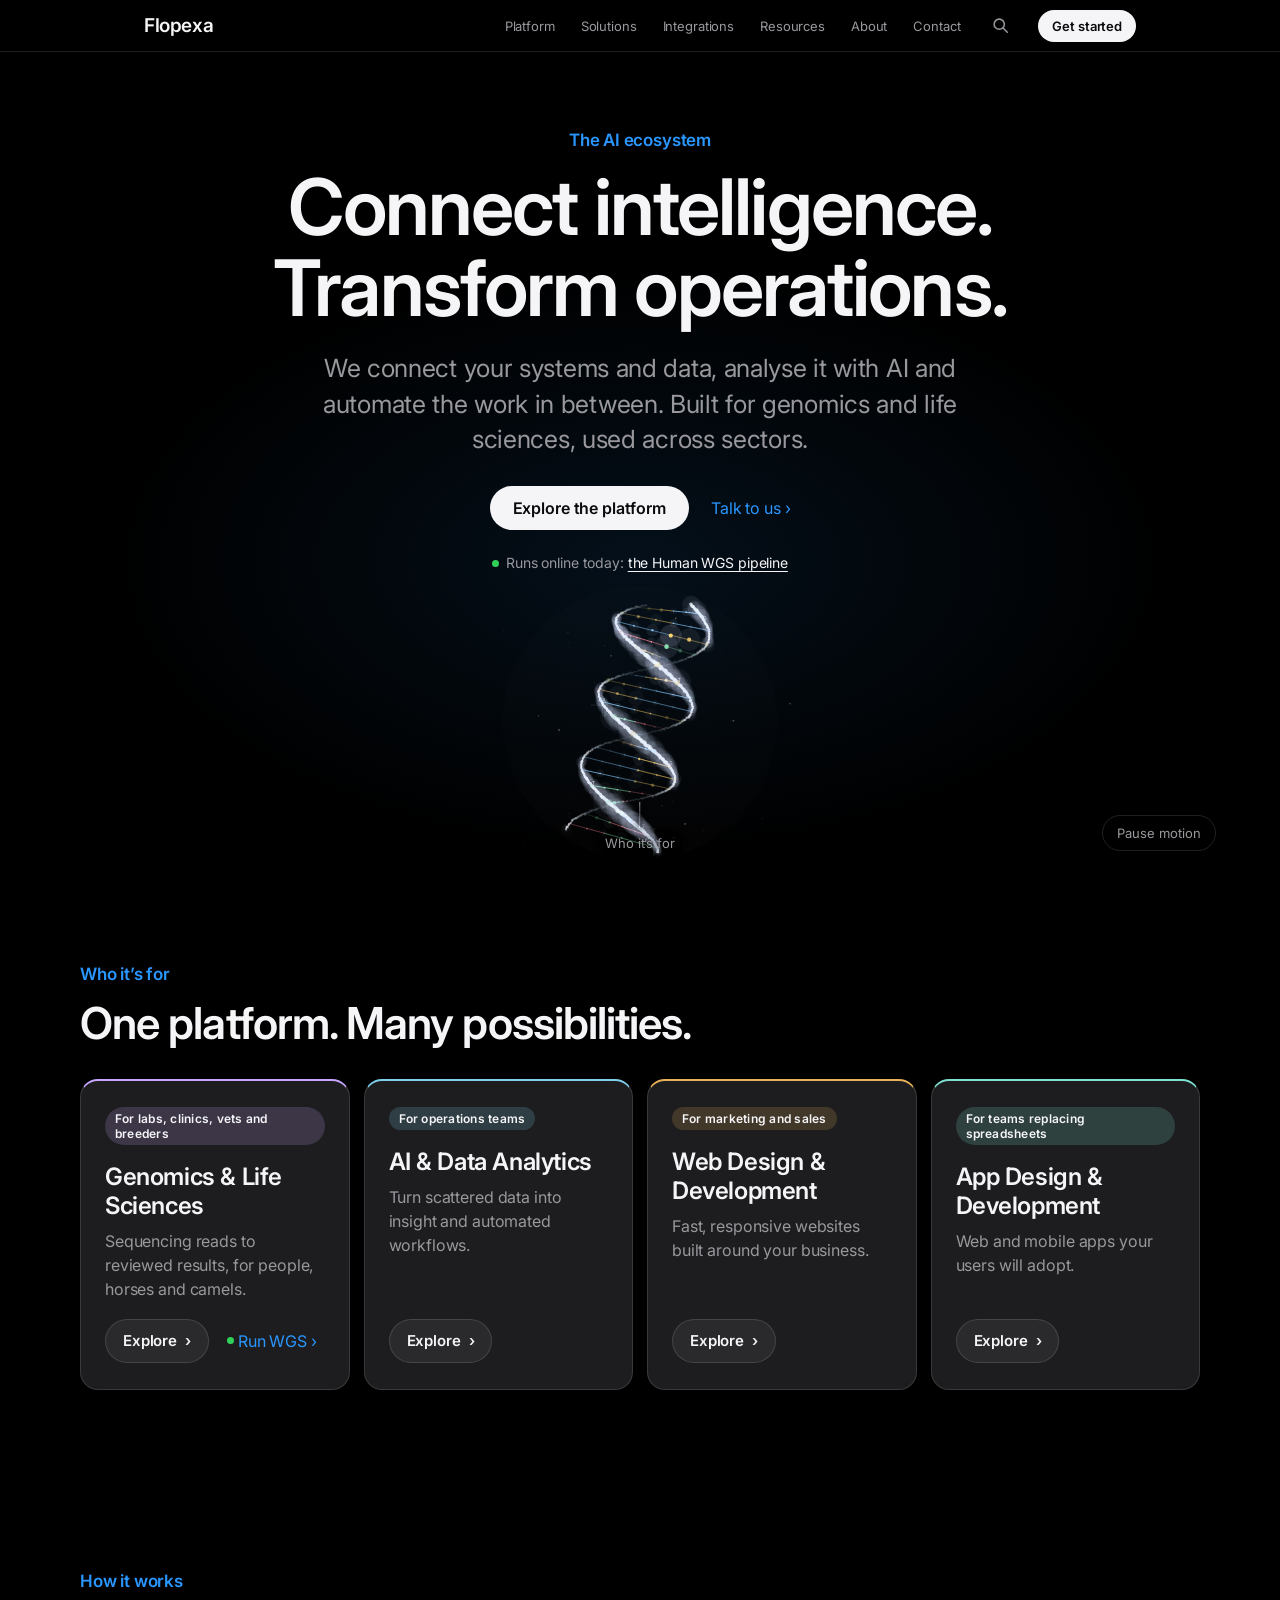
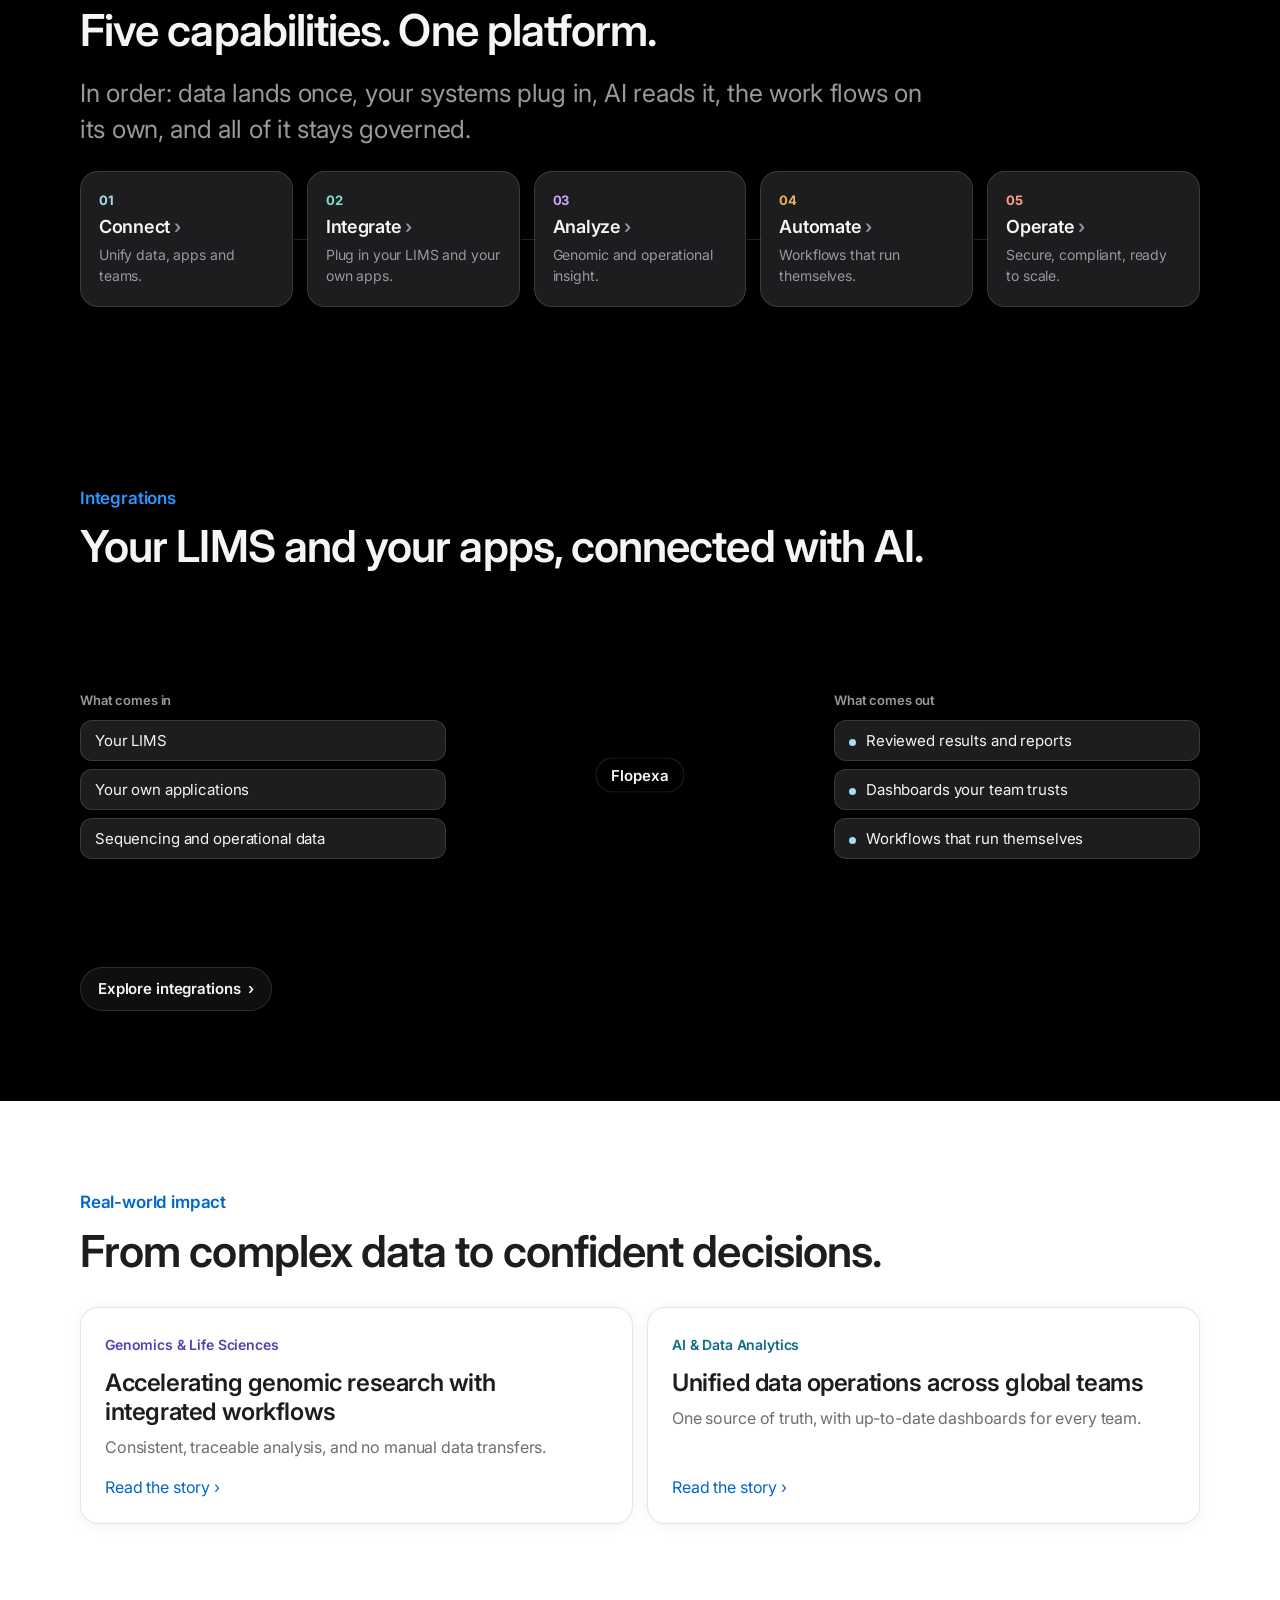
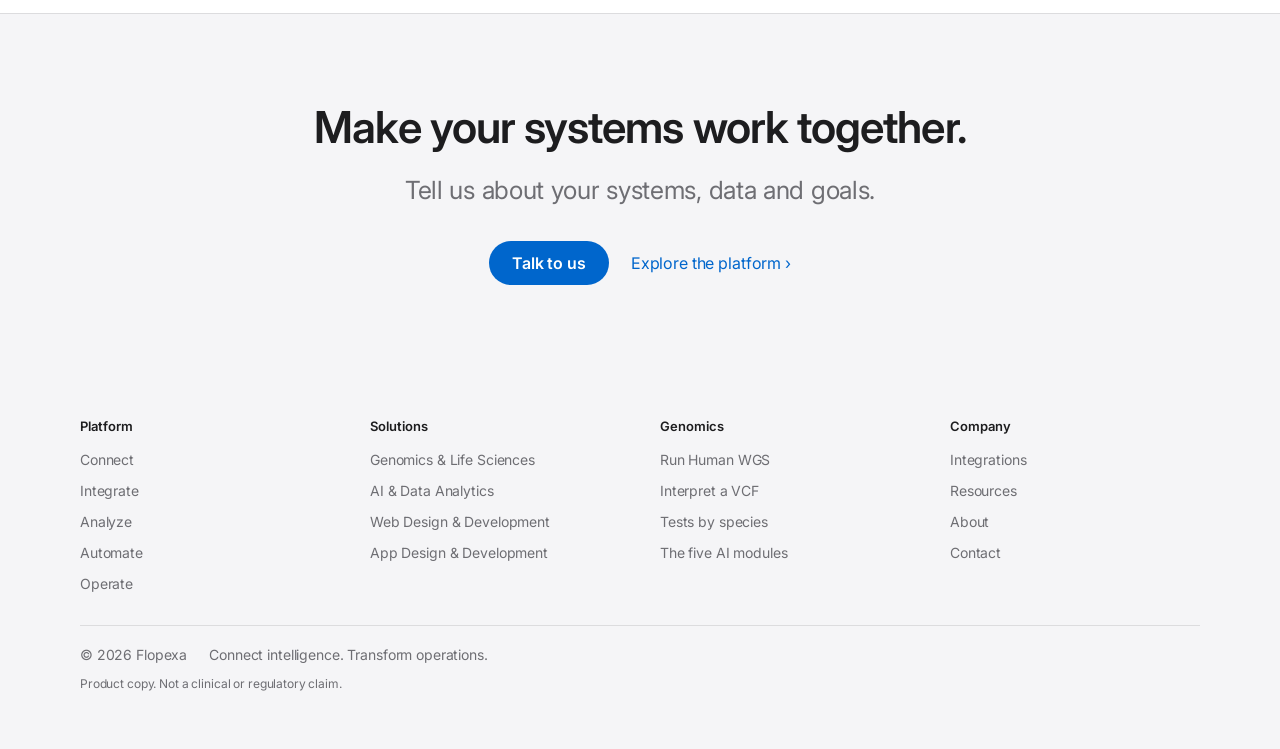
<file: index.html>
<!doctype html>
<html lang="en" data-contact="">
<head>
<meta charset="utf-8">
<meta name="viewport" content="width=device-width,initial-scale=1">
<link rel="icon" href="data:,">
<title>Flopexa — The AI ecosystem for intelligent operations</title>
<meta name="description" content="Flopexa connects software, data and AI to automate complex work, with a focus on genomics and life sciences.">
<script>
/* Old home-page links (the genomics content moved to genomics.html, the data layer to platform.html#connect). */
(function(){
  var h=location.hash,s=location.search,m;
  if(/[?&](sp|species)=/.test(s)||/^#genomics/.test(h)){m=/^#genomics-(human|horse|camel)$/.exec(h);
    location.replace('genomics.html'+(m?'?sp='+m[1]:s)+'#tests');return;}
  if(h==='#substrate'){location.replace('platform.html#connect');return;}
  if(h==='#platform'){location.replace('genomics.html#modules');return;}
  if(/^#(start-here|research|therapeutics|stem-cell|veterinary|clinical)$/.test(h))location.replace('genomics.html'+h);
})();
</script>
<link rel="preconnect" href="https://fonts.googleapis.com">
<link rel="preconnect" href="https://fonts.gstatic.com" crossorigin>
<link rel="stylesheet" href="https://fonts.googleapis.com/css2?family=Inter:wght@400;500;600&display=swap">
<link rel="stylesheet" href="assets/flopexa.css">
</head>
<body>
<a class="skip" href="#main">Skip to content</a>
<header class="nav">
  <div class="nav-in">
    <a class="nav-brand" href="index.html">Flopexa</a>
    <nav class="nav-links" id="site-nav" aria-label="Main">
      <div class="nav-head"><button class="nav-close" type="button" aria-label="Close menu"><svg viewBox="0 0 20 20" aria-hidden="true"><path d="M4 4l12 12M16 4L4 16" stroke="currentColor" stroke-width="1.8" stroke-linecap="round"/></svg></button></div>
      <a href="platform.html">Platform</a>
      <a href="solutions.html">Solutions</a>
      <a href="integrations.html">Integrations</a>
      <a href="resources.html">Resources</a>
      <a href="about.html">About</a>
      <a href="contact.html">Contact</a>
      <a class="btn nav-cta" href="contact.html">Get started</a>
    </nav>
    <button class="nav-search" type="button" data-search aria-label="Search the site" aria-haspopup="dialog"><svg viewBox="0 0 20 20" aria-hidden="true"><circle cx="8.5" cy="8.5" r="6" fill="none" stroke="currentColor" stroke-width="1.8"/><path d="M13 13l5 5" stroke="currentColor" stroke-width="1.8" stroke-linecap="round"/></svg></button>
    <a class="btn btn-nav" href="contact.html">Get started</a>
    <button class="nav-menu" type="button" aria-expanded="false" aria-controls="site-nav" aria-label="Open menu"><svg viewBox="0 0 20 20" aria-hidden="true"><path d="M3 5.5h14M3 10h14M3 14.5h14" stroke="currentColor" stroke-width="1.8" stroke-linecap="round"/></svg></button>
  </div>
  <div class="nav-scrim" aria-hidden="true"></div>
</header>
<main id="main">

<section class="hero hero--home">
  <div class="hero-copy">
    <p class="eyebrow">The AI ecosystem</p>
    <h1>Connect intelligence.<br>Transform operations.</h1>
    <p class="lead">We connect your systems and data, analyse it with AI and automate the work in between. Built for genomics and life sciences, used across sectors.</p>
    <div class="cta">
      <a class="btn" href="platform.html">Explore the platform</a>
      <a class="link" href="contact.html">Talk to us</a>
    </div>
    <p class="live"><i class="dot-live" aria-hidden="true"></i>Runs online today: <a href="human-wgs.html">the Human WGS pipeline</a></p>
  </div>
  <div class="hero-field"><canvas data-field data-shape="helix" data-color="#F5F5F7" aria-hidden="true"></canvas></div>
  <a class="cue" href="#solutions"><i></i>Who it’s for</a>
  <button type="button" class="motion" aria-pressed="false">Pause motion</button>
</section>

<section class="s s-dark" id="solutions">
  <div class="wrap rise">
    <p class="eyebrow">Who it’s for</p>
    <h2>One platform. Many possibilities.</h2>
    <div class="cards cards--4">
      <article class="card card--sol" style="--tint:#C8A6FF">
        <span class="tag">For labs, clinics, vets and breeders</span>
        <h3>Genomics &amp; Life Sciences</h3>
        <p>Sequencing reads to reviewed results, for people, horses and camels.</p>
        <div class="card-act"><a class="btn-ghost" href="genomics.html">Explore</a><a class="link" href="human-wgs.html"><i class="dot-live" aria-hidden="true"></i>&nbsp;Run WGS</a></div>
      </article>
      <article class="card card--sol" style="--tint:#7FD0EC">
        <span class="tag">For operations teams</span>
        <h3>AI &amp; Data Analytics</h3>
        <p>Turn scattered data into insight and automated workflows.</p>
        <div class="card-act"><a class="btn-ghost" href="solutions.html#ai-data-analytics">Explore</a></div>
      </article>
      <article class="card card--sol" style="--tint:#E8B25A">
        <span class="tag">For marketing and sales</span>
        <h3>Web Design &amp; Development</h3>
        <p>Fast, responsive websites built around your business.</p>
        <div class="card-act"><a class="btn-ghost" href="solutions.html#web-design-development">Explore</a></div>
      </article>
      <article class="card card--sol" style="--tint:#7EE0D0">
        <span class="tag">For teams replacing spreadsheets</span>
        <h3>App Design &amp; Development</h3>
        <p>Web and mobile apps your users will adopt.</p>
        <div class="card-act"><a class="btn-ghost" href="solutions.html#app-design-development">Explore</a></div>
      </article>
    </div>
  </div>
</section>

<section class="s s-dark" id="capabilities">
  <div class="wrap rise">
    <p class="eyebrow">How it works</p>
    <h2>Five capabilities. One platform.</h2>
    <p class="lead">In order: data lands once, your systems plug in, AI reads it, the work flows on its own, and all of it stays governed.</p>
    <ol class="pipe pipe--links" aria-label="Capabilities">
      <li style="--tint:#A7DCF2"><a href="platform.html#connect"><b>01</b><h3>Connect</h3><p>Unify data, apps and teams.</p></a></li>
      <li style="--tint:#7EE0D0"><a href="platform.html#integrate"><b>02</b><h3>Integrate</h3><p>Plug in your LIMS and your own apps.</p></a></li>
      <li style="--tint:#C8A6FF"><a href="platform.html#analyze"><b>03</b><h3>Analyze</h3><p>Genomic and operational insight.</p></a></li>
      <li style="--tint:#E8B25A"><a href="platform.html#automate"><b>04</b><h3>Automate</h3><p>Workflows that run themselves.</p></a></li>
      <li style="--tint:#FF9E8A"><a href="platform.html#operate"><b>05</b><h3>Operate</h3><p>Secure, compliant, ready to scale.</p></a></li>
    </ol>
  </div>
</section>

<section class="s s-dark" id="ecosystem" style="--tint:#A7DCF2">
  <div class="wrap rise">
    <p class="eyebrow">Integrations</p>
    <h2>Your LIMS and your apps, connected with AI.</h2>
    <div class="eco">
      <div class="eco-side"><p class="eco-h">What comes in</p><ul><li>Your LIMS</li><li>Your own applications</li><li>Sequencing and operational data</li></ul></div>
      <div class="eco-core"><canvas data-field data-shape="lattice" data-color="#A7DCF2" aria-hidden="true"></canvas><span>Flopexa</span></div>
      <div class="eco-side"><p class="eco-h">What comes out</p><ul><li>Reviewed results and reports</li><li>Dashboards your team trusts</li><li>Workflows that run themselves</li></ul></div>
    </div>
    <div class="cta"><a class="btn-ghost" href="integrations.html">Explore integrations</a></div>
  </div>
</section>

<section class="s s-white" id="stories">
  <div class="wrap rise">
    <p class="eyebrow">Real-world impact</p>
    <h2>From complex data to confident decisions.</h2>
    <div class="cards cards--2">
      <a class="card card--link" href="resources.html#genomic-research-workflows" style="--tint:#C8A6FF;--tint-ink:#5B3FB0">
        <p class="eyebrow">Genomics &amp; Life Sciences</p>
        <h3>Accelerating genomic research with integrated workflows</h3>
        <p>Consistent, traceable analysis, and no manual data transfers.</p>
        <span class="link">Read the story</span>
      </a>
      <a class="card card--link" href="resources.html#unified-data-operations" style="--tint:#7FD0EC;--tint-ink:#0E6B88">
        <p class="eyebrow">AI &amp; Data Analytics</p>
        <h3>Unified data operations across global teams</h3>
        <p>One source of truth, with up-to-date dashboards for every team.</p>
        <span class="link">Read the story</span>
      </a>
    </div>
  </div>
</section>

<section class="s s-light mid" id="start"><div class="wrap rise">
    <h2>Make your systems work together.</h2>
    <p class="lead">Tell us about your systems, data and goals.</p>
    <div class="cta">
      <a class="btn" href="contact.html">Talk to us</a>
      <a class="link" href="platform.html">Explore the platform</a>
    </div>
  </div></section>

</main>
<footer class="foot"><div class="foot-in">
  <div class="foot-cols">
    <div><h3>Platform</h3><ul>
      <li><a href="platform.html#connect">Connect</a></li>
      <li><a href="platform.html#integrate">Integrate</a></li>
      <li><a href="platform.html#analyze">Analyze</a></li>
      <li><a href="platform.html#automate">Automate</a></li>
      <li><a href="platform.html#operate">Operate</a></li></ul></div>
    <div><h3>Solutions</h3><ul>
      <li><a href="genomics.html">Genomics &amp; Life Sciences</a></li>
      <li><a href="solutions.html#ai-data-analytics">AI &amp; Data Analytics</a></li>
      <li><a href="solutions.html#web-design-development">Web Design &amp; Development</a></li>
      <li><a href="solutions.html#app-design-development">App Design &amp; Development</a></li></ul></div>
    <div><h3>Genomics</h3><ul>
      <li><a href="human-wgs.html">Run Human WGS</a></li>
      <li><a href="human-wgs.html#interpret">Interpret a VCF</a></li>
      <li><a href="genomics.html#tests">Tests by species</a></li>
      <li><a href="genomics.html#modules">The five AI modules</a></li></ul></div>
    <div><h3>Company</h3><ul>
      <li><a href="integrations.html">Integrations</a></li>
      <li><a href="resources.html">Resources</a></li>
      <li><a href="about.html">About</a></li>
      <li><a href="contact.html">Contact</a></li></ul></div>
  </div>
  <div class="foot-end"><span>© 2026 Flopexa</span><span>Connect intelligence. Transform operations.</span></div>
  <p class="fine">Product copy. Not a clinical or regulatory claim.</p>
</div></footer>
<script src="assets/field.js"></script>
<script src="assets/site.js"></script>
</body>
</html>
</file>
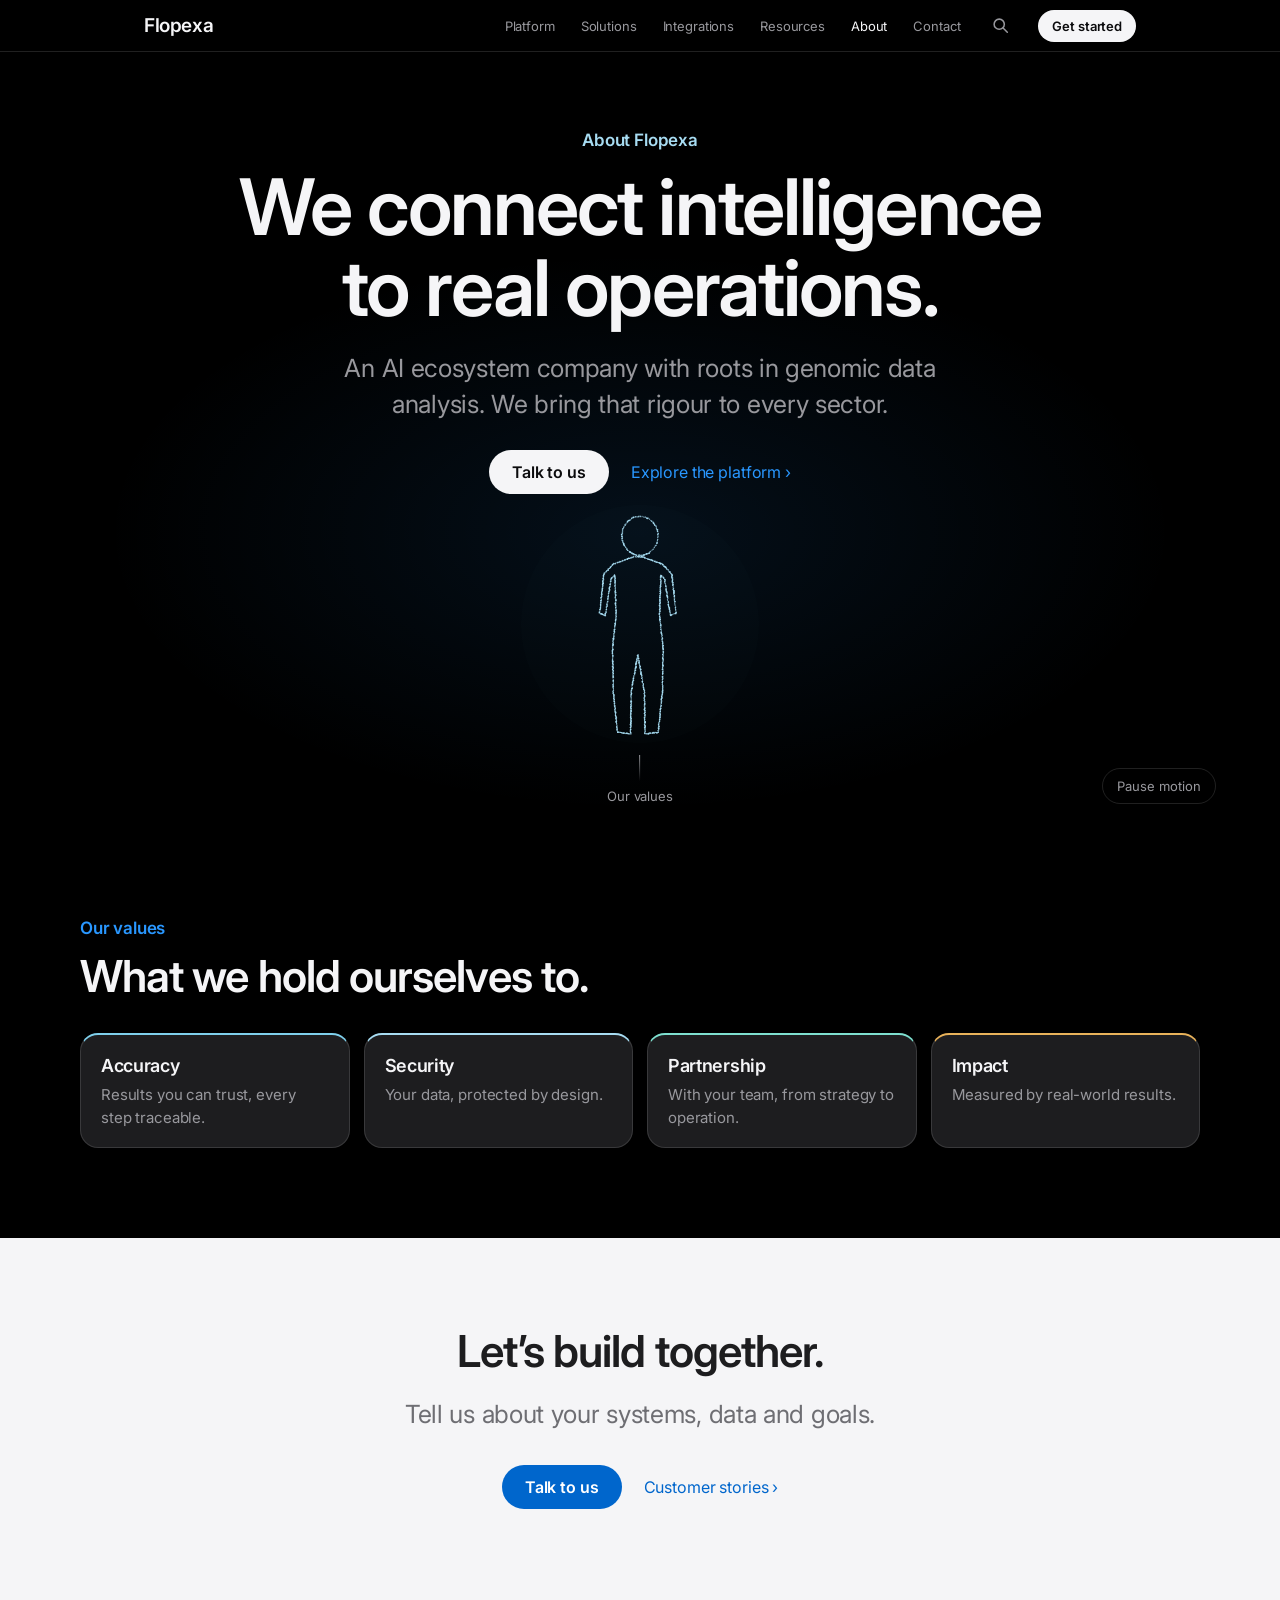
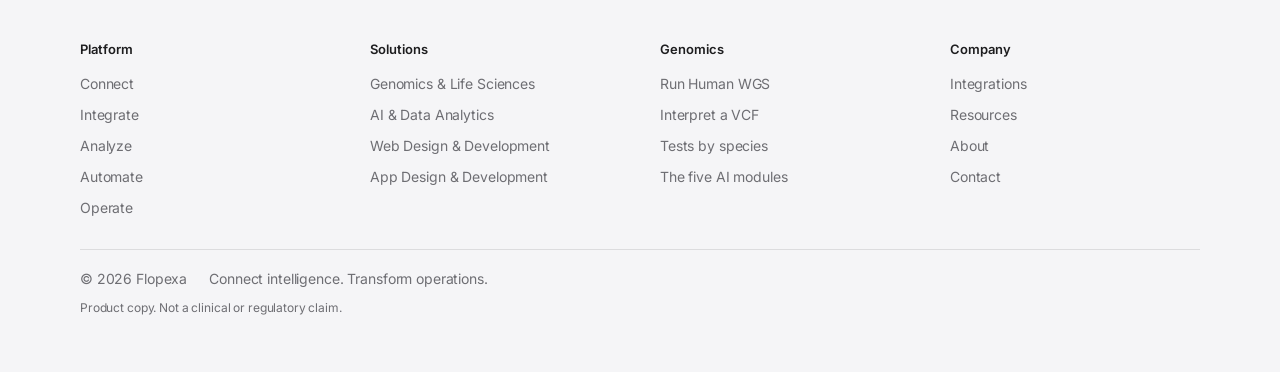
<file: about.html>
<!doctype html>
<html lang="en" data-contact="">
<head>
<meta charset="utf-8">
<meta name="viewport" content="width=device-width,initial-scale=1">
<link rel="icon" href="data:,">
<title>About — Flopexa</title>
<meta name="description" content="Flopexa connects software, data and AI to help organisations operate intelligently.">
<link rel="preconnect" href="https://fonts.googleapis.com">
<link rel="preconnect" href="https://fonts.gstatic.com" crossorigin>
<link rel="stylesheet" href="https://fonts.googleapis.com/css2?family=Inter:wght@400;500;600&display=swap">
<link rel="stylesheet" href="assets/flopexa.css">
</head>
<body>
<a class="skip" href="#main">Skip to content</a>
<header class="nav">
  <div class="nav-in">
    <a class="nav-brand" href="index.html">Flopexa</a>
    <nav class="nav-links" id="site-nav" aria-label="Main">
      <div class="nav-head"><button class="nav-close" type="button" aria-label="Close menu"><svg viewBox="0 0 20 20" aria-hidden="true"><path d="M4 4l12 12M16 4L4 16" stroke="currentColor" stroke-width="1.8" stroke-linecap="round"/></svg></button></div>
      <a href="platform.html">Platform</a>
      <a href="solutions.html">Solutions</a>
      <a href="integrations.html">Integrations</a>
      <a href="resources.html">Resources</a>
      <a href="about.html" aria-current="page">About</a>
      <a href="contact.html">Contact</a>
      <a class="btn nav-cta" href="contact.html">Get started</a>
    </nav>
    <button class="nav-search" type="button" data-search aria-label="Search the site" aria-haspopup="dialog"><svg viewBox="0 0 20 20" aria-hidden="true"><circle cx="8.5" cy="8.5" r="6" fill="none" stroke="currentColor" stroke-width="1.8"/><path d="M13 13l5 5" stroke="currentColor" stroke-width="1.8" stroke-linecap="round"/></svg></button>
    <a class="btn btn-nav" href="contact.html">Get started</a>
    <button class="nav-menu" type="button" aria-expanded="false" aria-controls="site-nav" aria-label="Open menu"><svg viewBox="0 0 20 20" aria-hidden="true"><path d="M3 5.5h14M3 10h14M3 14.5h14" stroke="currentColor" stroke-width="1.8" stroke-linecap="round"/></svg></button>
  </div>
  <div class="nav-scrim" aria-hidden="true"></div>
</header>
<main id="main" style="--tint:#A7DCF2;--tint-ink:#0F5F7F">
  <section class="hero hero--sub">
    <div class="hero-copy">
      <p class="eyebrow" style="color:var(--tint)">About Flopexa</p>
      <h1>We connect intelligence to real operations.</h1>
      <p class="lead">An AI ecosystem company with roots in genomic data analysis. We bring that rigour to every sector.</p>
      <div class="cta"><a class="btn" href="contact.html">Talk to us</a><a class="link" href="platform.html">Explore the platform</a></div>
    </div>
    <div class="hero-field"><canvas data-field data-shape="human" data-color="#A7DCF2" aria-hidden="true"></canvas></div>
    <a class="cue" href="#values"><i></i>Our values</a>
    <button type="button" class="motion" aria-pressed="false">Pause motion</button>
  </section>

  <section class="s s-dark" id="values"><div class="wrap rise">
    <p class="eyebrow">Our values</p>
    <h2>What we hold ourselves to.</h2>
    <div class="cards cards--4">
      <article class="card card--mini card--sol" style="--tint:#7FD0EC"><h3>Accuracy</h3><p>Results you can trust, every step traceable.</p></article>
      <article class="card card--mini card--sol" style="--tint:#A7DCF2"><h3>Security</h3><p>Your data, protected by design.</p></article>
      <article class="card card--mini card--sol" style="--tint:#7EE0D0"><h3>Partnership</h3><p>With your team, from strategy to operation.</p></article>
      <article class="card card--mini card--sol" style="--tint:#E8B25A"><h3>Impact</h3><p>Measured by real-world results.</p></article>
    </div>
  </div></section>

  <section class="s s-light mid" id="start"><div class="wrap rise">
    <h2>Let’s build together.</h2>
    <p class="lead">Tell us about your systems, data and goals.</p>
    <div class="cta">
      <a class="btn" href="contact.html">Talk to us</a>
      <a class="link" href="resources.html">Customer stories</a>
    </div>
  </div></section>
</main>
<footer class="foot"><div class="foot-in">
  <div class="foot-cols">
    <div><h3>Platform</h3><ul>
      <li><a href="platform.html#connect">Connect</a></li>
      <li><a href="platform.html#integrate">Integrate</a></li>
      <li><a href="platform.html#analyze">Analyze</a></li>
      <li><a href="platform.html#automate">Automate</a></li>
      <li><a href="platform.html#operate">Operate</a></li></ul></div>
    <div><h3>Solutions</h3><ul>
      <li><a href="genomics.html">Genomics &amp; Life Sciences</a></li>
      <li><a href="solutions.html#ai-data-analytics">AI &amp; Data Analytics</a></li>
      <li><a href="solutions.html#web-design-development">Web Design &amp; Development</a></li>
      <li><a href="solutions.html#app-design-development">App Design &amp; Development</a></li></ul></div>
    <div><h3>Genomics</h3><ul>
      <li><a href="human-wgs.html">Run Human WGS</a></li>
      <li><a href="human-wgs.html#interpret">Interpret a VCF</a></li>
      <li><a href="genomics.html#tests">Tests by species</a></li>
      <li><a href="genomics.html#modules">The five AI modules</a></li></ul></div>
    <div><h3>Company</h3><ul>
      <li><a href="integrations.html">Integrations</a></li>
      <li><a href="resources.html">Resources</a></li>
      <li><a href="about.html">About</a></li>
      <li><a href="contact.html">Contact</a></li></ul></div>
  </div>
  <div class="foot-end"><span>© 2026 Flopexa</span><span>Connect intelligence. Transform operations.</span></div>
  <p class="fine">Product copy. Not a clinical or regulatory claim.</p>
</div></footer>
<script src="assets/field.js"></script>
<script src="assets/site.js"></script>
</body>
</html>
</file>
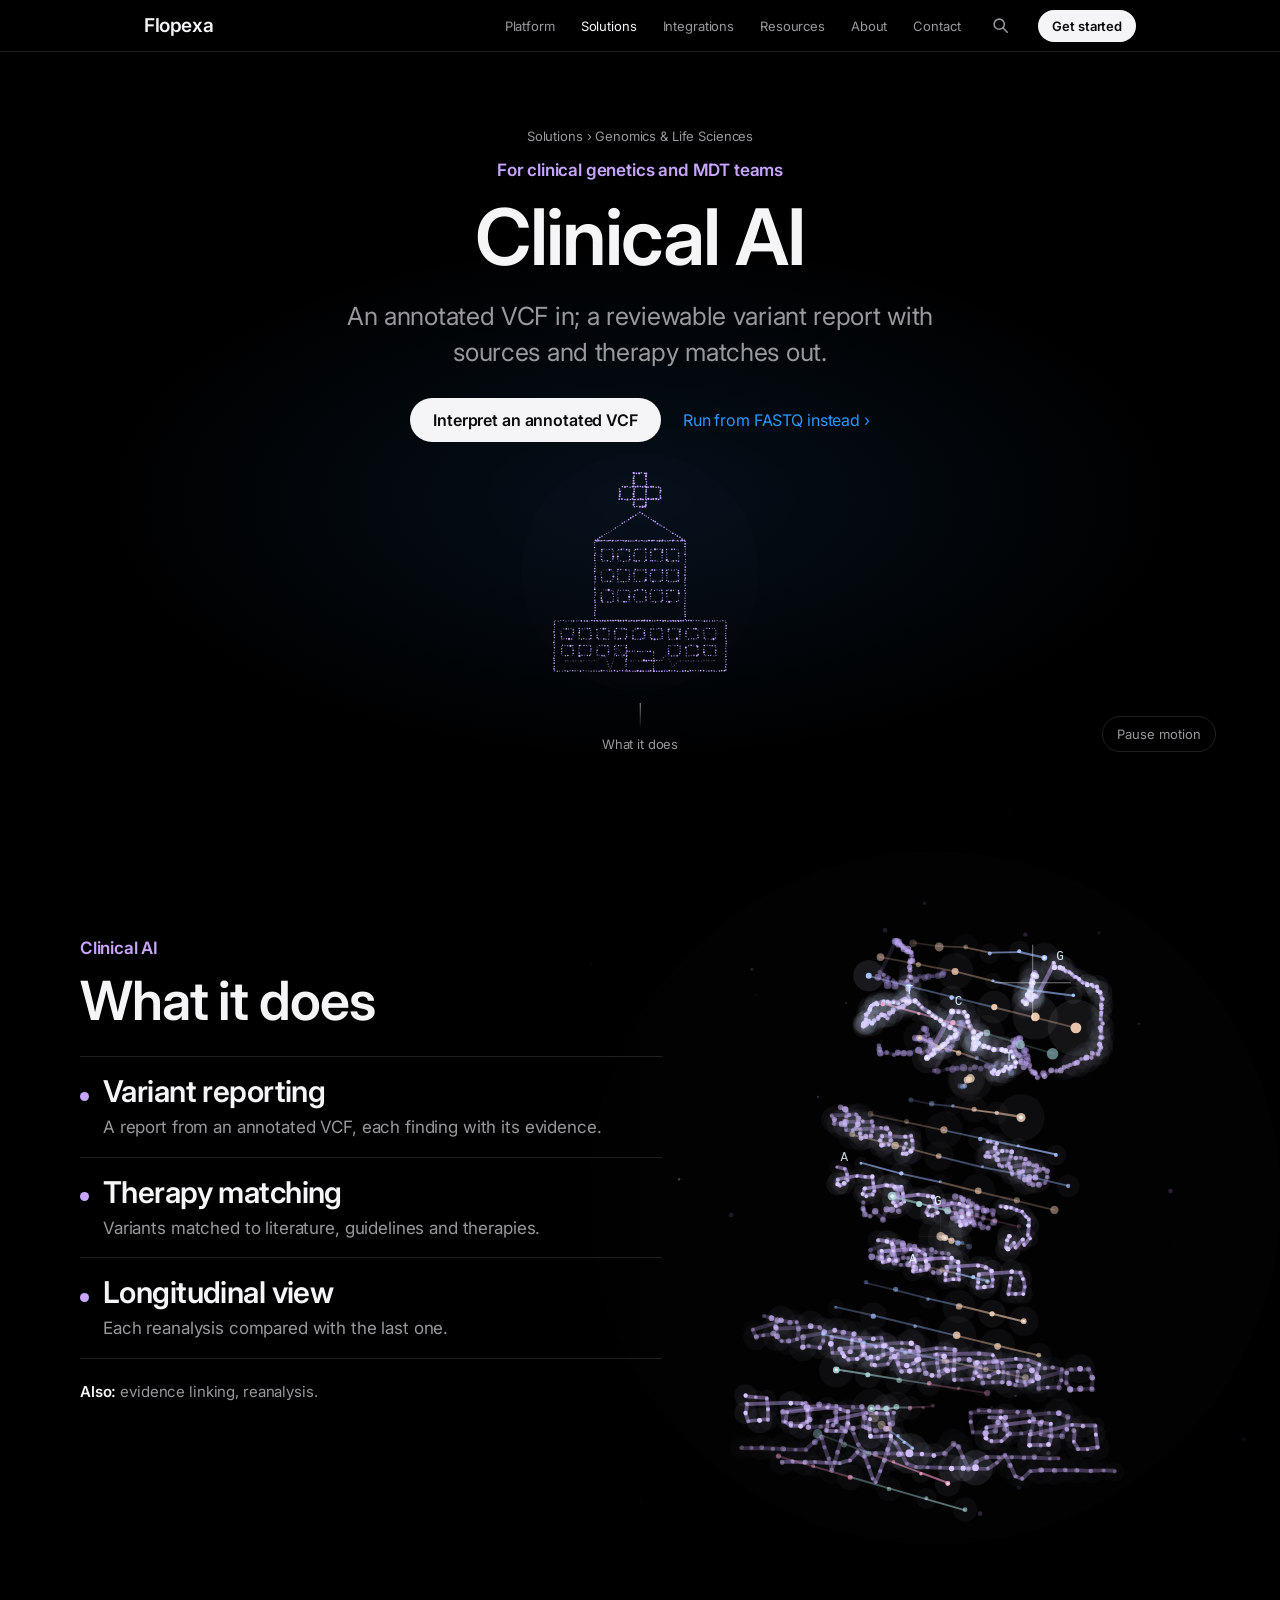
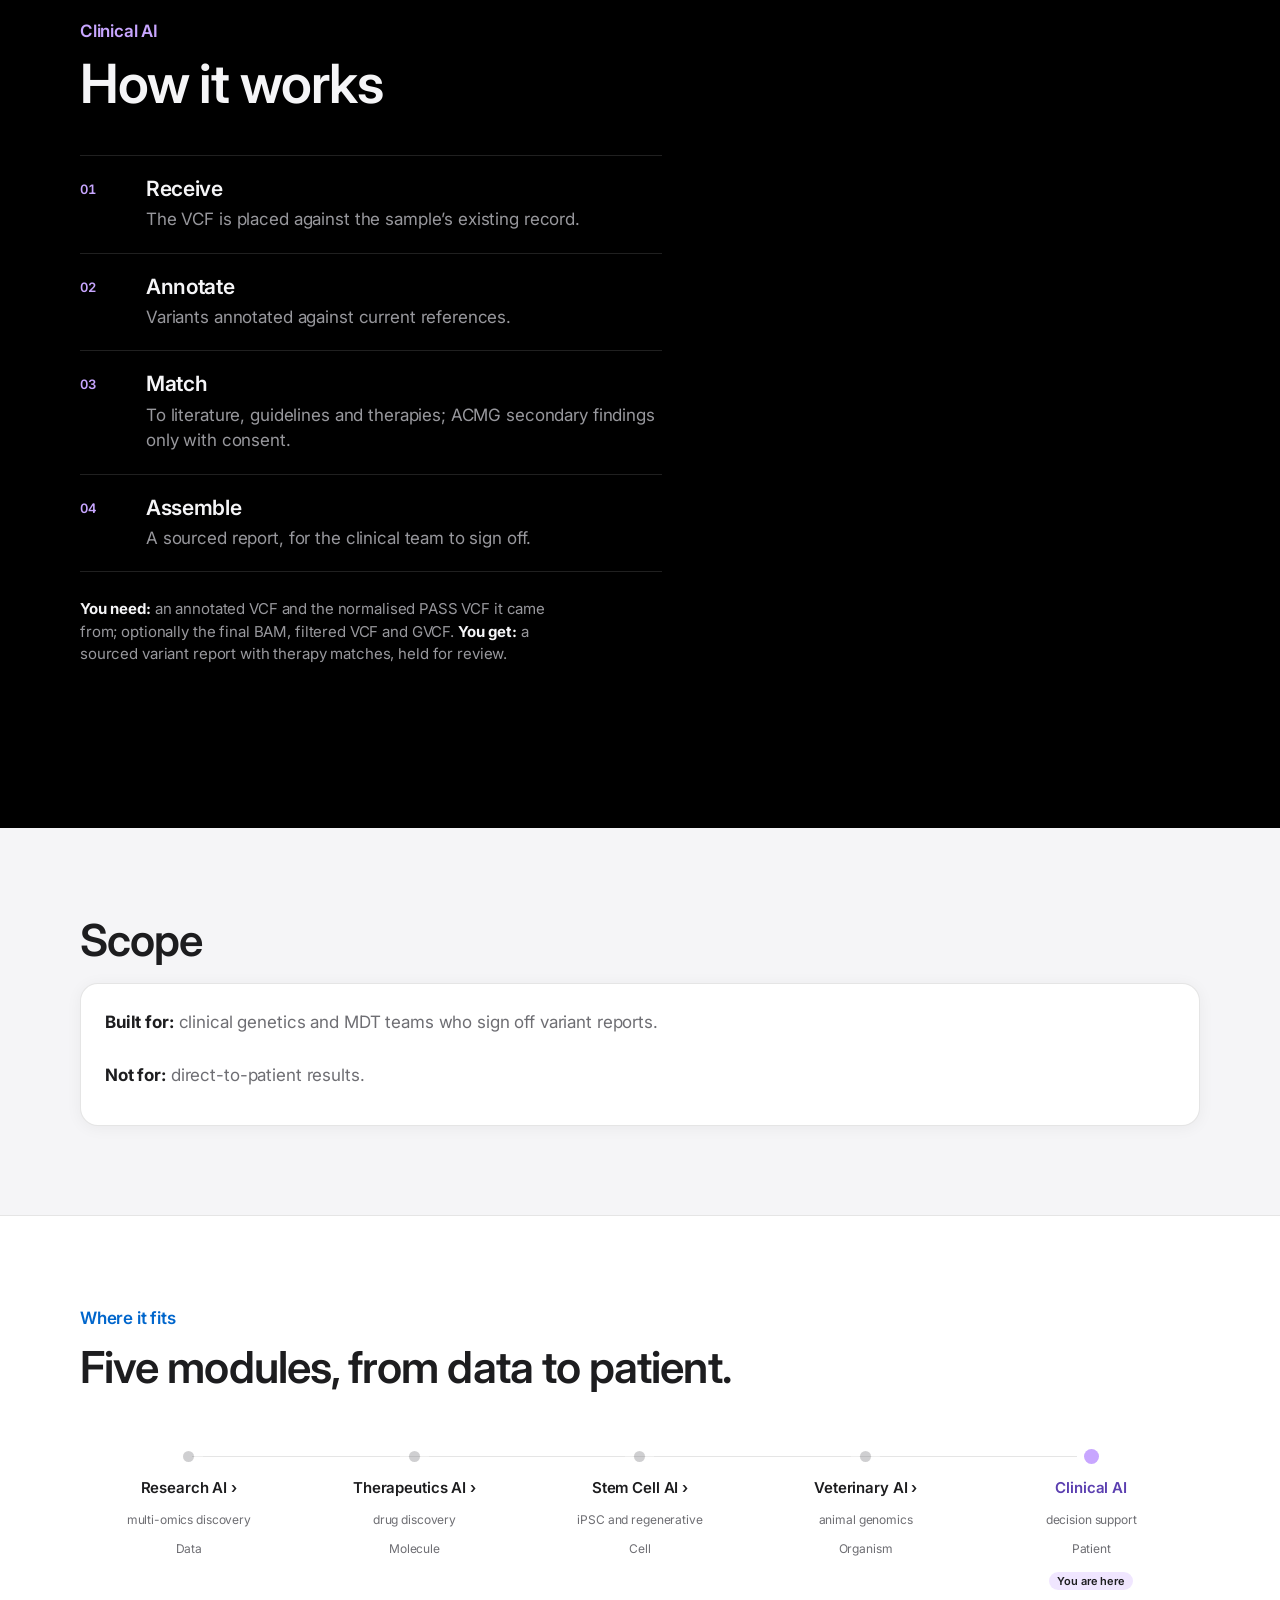
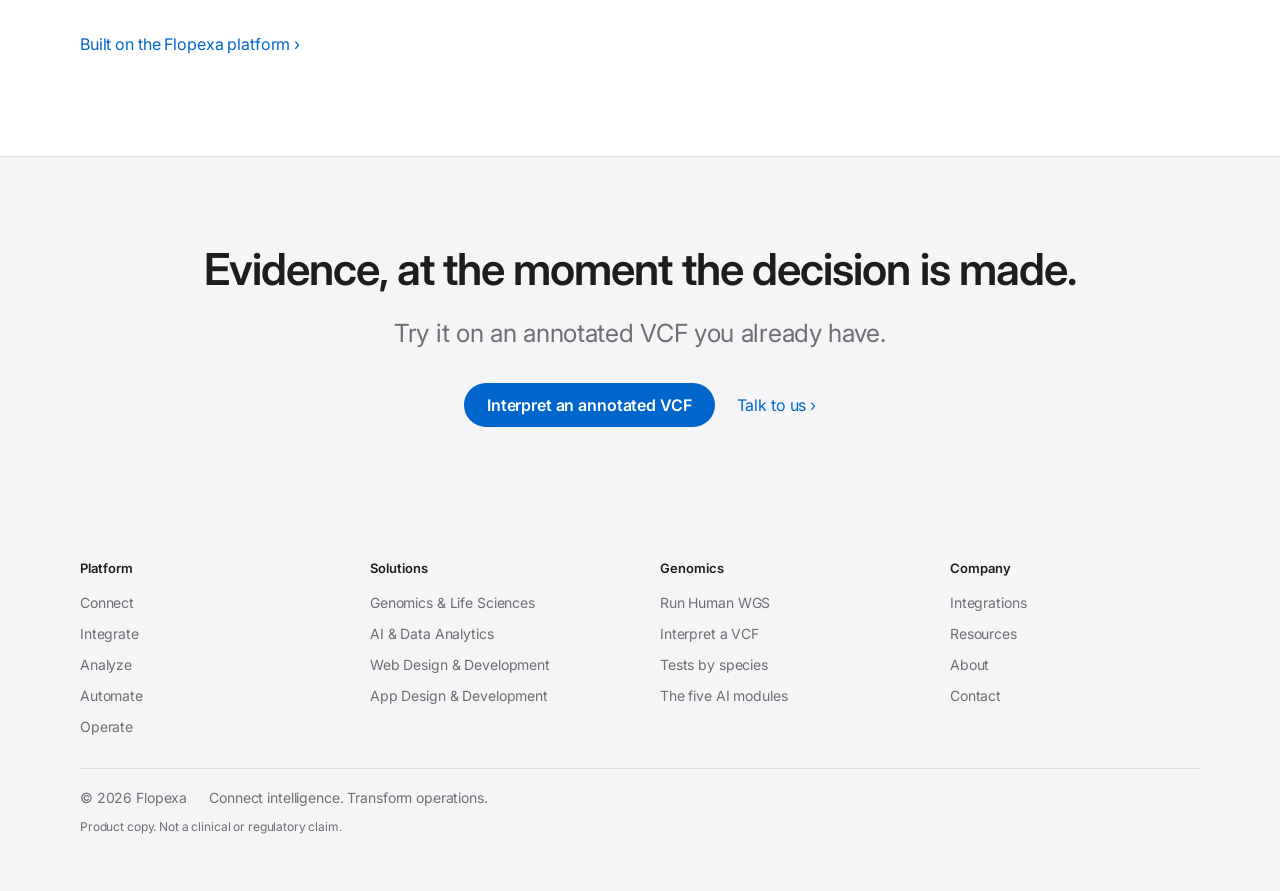
<file: clinical.html>
<!doctype html>
<html lang="en" data-contact="">
<head>
<meta charset="utf-8">
<meta name="viewport" content="width=device-width,initial-scale=1">
<link rel="icon" href="data:,">
<title>Clinical AI — Flopexa</title>
<meta name="description" content="An annotated VCF in; a reviewable variant report with sources and therapy matches out.">
<link rel="preconnect" href="https://fonts.googleapis.com">
<link rel="preconnect" href="https://fonts.gstatic.com" crossorigin>
<link rel="stylesheet" href="https://fonts.googleapis.com/css2?family=Inter:wght@400;500;600&display=swap">
<link rel="stylesheet" href="assets/flopexa.css">
</head>
<body class="page-module">
<a class="skip" href="#main">Skip to content</a>
<header class="nav">
  <div class="nav-in">
    <a class="nav-brand" href="index.html">Flopexa</a>
    <nav class="nav-links" id="site-nav" aria-label="Main">
      <div class="nav-head"><button class="nav-close" type="button" aria-label="Close menu"><svg viewBox="0 0 20 20" aria-hidden="true"><path d="M4 4l12 12M16 4L4 16" stroke="currentColor" stroke-width="1.8" stroke-linecap="round"/></svg></button></div>
      <a href="platform.html">Platform</a>
      <a href="solutions.html" aria-current="true">Solutions</a>
      <a href="integrations.html">Integrations</a>
      <a href="resources.html">Resources</a>
      <a href="about.html">About</a>
      <a href="contact.html">Contact</a>
      <a class="btn nav-cta" href="contact.html">Get started</a>
    </nav>
    <button class="nav-search" type="button" data-search aria-label="Search the site" aria-haspopup="dialog"><svg viewBox="0 0 20 20" aria-hidden="true"><circle cx="8.5" cy="8.5" r="6" fill="none" stroke="currentColor" stroke-width="1.8"/><path d="M13 13l5 5" stroke="currentColor" stroke-width="1.8" stroke-linecap="round"/></svg></button>
    <a class="btn btn-nav" href="contact.html">Get started</a>
    <button class="nav-menu" type="button" aria-expanded="false" aria-controls="site-nav" aria-label="Open menu"><svg viewBox="0 0 20 20" aria-hidden="true"><path d="M3 5.5h14M3 10h14M3 14.5h14" stroke="currentColor" stroke-width="1.8" stroke-linecap="round"/></svg></button>
  </div>
  <div class="nav-scrim" aria-hidden="true"></div>
</header>
<main id="main" style="--tint:#C8A6FF;--tint-ink:#5B3FB0">
  <section class="hero hero--sub">
    <div class="hero-copy">
      <nav class="crumb" aria-label="Breadcrumb"><a href="solutions.html">Solutions</a> › <a href="genomics.html">Genomics &amp; Life Sciences</a></nav>
      <p class="eyebrow" style="color:var(--tint)">For clinical genetics and MDT teams</p>
      <h1>Clinical AI</h1>
      <p class="lead">An annotated VCF in; a reviewable variant report with sources and therapy matches out.</p>
      <div class="cta"><a class="btn" href="human-wgs.html#interpret">Interpret an annotated VCF</a><a class="link" href="human-wgs.html#pipeline">Run from FASTQ instead</a></div>
    </div>
    <div class="hero-field"><canvas data-field data-shape="clinic" data-color="#C8A6FF" aria-hidden="true"></canvas></div>
    <a class="cue" href="#capabilities"><i></i>What it does</a>
    <button type="button" class="motion" aria-pressed="false">Pause motion</button>
  </section>

  <section class="stage"><div class="stage-in">
    <div class="stage-sticky"><canvas data-field data-shape="clinic" data-color="#C8A6FF" data-zoom=".80" data-cx=".73" aria-hidden="true"></canvas></div>
    <div class="panels">
      <div class="panel" id="capabilities" data-shape="clinic" data-color="#C8A6FF" data-zoom=".80" data-cx=".73">
        <p class="eyebrow">Clinical AI</p>
        <h2>What it does</h2>
        <ul class="big">
          <li><i style="background:#C8A6FF"></i><div><h3>Variant reporting</h3><p>A report from an annotated VCF, each finding with its evidence.</p></div></li>
          <li><i style="background:#C8A6FF"></i><div><h3>Therapy matching</h3><p>Variants matched to literature, guidelines and therapies.</p></div></li>
          <li><i style="background:#C8A6FF"></i><div><h3>Longitudinal view</h3><p>Each reanalysis compared with the last one.</p></div></li>
        </ul>
        <p class="also"><strong>Also:</strong> evidence linking, reanalysis.</p>
      </div>
      <div class="panel" id="how" data-shape="helix" data-color="#C8A6FF" data-zoom=".92" data-cx=".73">
        <div class="panel-field"><canvas data-field data-shape="helix" data-color="#C8A6FF" aria-hidden="true"></canvas></div>
        <p class="eyebrow">Clinical AI</p>
        <h2>How it works</h2>
        <div class="steps">
          <div class="step"><div><h3>Receive</h3><p>The VCF is placed against the sample’s existing record.</p></div></div>
          <div class="step"><div><h3>Annotate</h3><p>Variants annotated against current references.</p></div></div>
          <div class="step"><div><h3>Match</h3><p>To literature, guidelines and therapies; ACMG secondary findings only with consent.</p></div></div>
          <div class="step"><div><h3>Assemble</h3><p>A sourced report, for the clinical team to sign off.</p></div></div>
        </div>
        <p class="io"><strong>You need:</strong> an annotated VCF and the normalised PASS VCF it came from; optionally the final BAM, filtered VCF and GVCF. <strong>You get:</strong> a sourced variant report with therapy matches, held for review.</p>
      </div>
    </div>
  </div></section>

  <section class="s s-light" id="scope"><div class="wrap rise">
    <h2>Scope</h2>
    <div class="card card--light scope">
      <p><strong>Built for:</strong> clinical genetics and MDT teams who sign off variant reports.</p>
      <p><strong>Not for:</strong> direct-to-patient results.</p>
    </div>
  </div></section>

  <section class="s s-white" id="fits"><div class="wrap rise">
    <p class="eyebrow">Where it fits</p>
    <h2>Five modules, from data to patient.</h2>
    <div class="ladder">
      <a class="rung" href="research.html" style="--c:#7FD0EC;--c-ink:#0E6B88"><span class="rung-dot"></span><span class="rung-name">Research AI</span><span class="rung-desc">multi-omics discovery</span><span class="rung-scale">Data</span></a>
      <a class="rung" href="therapeutics.html" style="--c:#E8B25A;--c-ink:#7A4E00"><span class="rung-dot"></span><span class="rung-name">Therapeutics AI</span><span class="rung-desc">drug discovery</span><span class="rung-scale">Molecule</span></a>
      <a class="rung" href="stem-cell.html" style="--c:#7EE0D0;--c-ink:#0F6F63"><span class="rung-dot"></span><span class="rung-name">Stem Cell AI</span><span class="rung-desc">iPSC and regenerative</span><span class="rung-scale">Cell</span></a>
      <a class="rung" href="veterinary.html" style="--c:#FF9E8A;--c-ink:#B03A24"><span class="rung-dot"></span><span class="rung-name">Veterinary AI</span><span class="rung-desc">animal genomics</span><span class="rung-scale">Organism</span></a>
      <a class="rung on" href="clinical.html" style="--c:#C8A6FF;--c-ink:#5B3FB0" aria-current="page"><span class="rung-dot"></span><span class="rung-name">Clinical AI</span><span class="rung-desc">decision support</span><span class="rung-scale">Patient</span><span class="rung-here">You are here</span></a>
    </div>
    <div class="cta"><a class="link" href="platform.html">Built on the Flopexa platform</a></div>
  </div></section>

  <section class="s s-light mid" id="start"><div class="wrap rise">
    <h2>Evidence, at the moment the decision is made.</h2>
    <p class="lead">Try it on an annotated VCF you already have.</p>
    <div class="cta">
      <a class="btn" href="human-wgs.html#interpret">Interpret an annotated VCF</a>
      <a class="link" href="contact.html?topic=genomics&about=Clinical%20AI">Talk to us</a>
    </div>
  </div></section>
</main>
<footer class="foot"><div class="foot-in">
  <div class="foot-cols">
    <div><h3>Platform</h3><ul>
      <li><a href="platform.html#connect">Connect</a></li>
      <li><a href="platform.html#integrate">Integrate</a></li>
      <li><a href="platform.html#analyze">Analyze</a></li>
      <li><a href="platform.html#automate">Automate</a></li>
      <li><a href="platform.html#operate">Operate</a></li></ul></div>
    <div><h3>Solutions</h3><ul>
      <li><a href="genomics.html">Genomics &amp; Life Sciences</a></li>
      <li><a href="solutions.html#ai-data-analytics">AI &amp; Data Analytics</a></li>
      <li><a href="solutions.html#web-design-development">Web Design &amp; Development</a></li>
      <li><a href="solutions.html#app-design-development">App Design &amp; Development</a></li></ul></div>
    <div><h3>Genomics</h3><ul>
      <li><a href="human-wgs.html">Run Human WGS</a></li>
      <li><a href="human-wgs.html#interpret">Interpret a VCF</a></li>
      <li><a href="genomics.html#tests">Tests by species</a></li>
      <li><a href="genomics.html#modules">The five AI modules</a></li></ul></div>
    <div><h3>Company</h3><ul>
      <li><a href="integrations.html">Integrations</a></li>
      <li><a href="resources.html">Resources</a></li>
      <li><a href="about.html">About</a></li>
      <li><a href="contact.html">Contact</a></li></ul></div>
  </div>
  <div class="foot-end"><span>© 2026 Flopexa</span><span>Connect intelligence. Transform operations.</span></div>
  <p class="fine">Product copy. Not a clinical or regulatory claim.</p>
</div></footer>
<script src="assets/field.js"></script>
<script src="assets/site.js"></script>
</body>
</html>
</file>
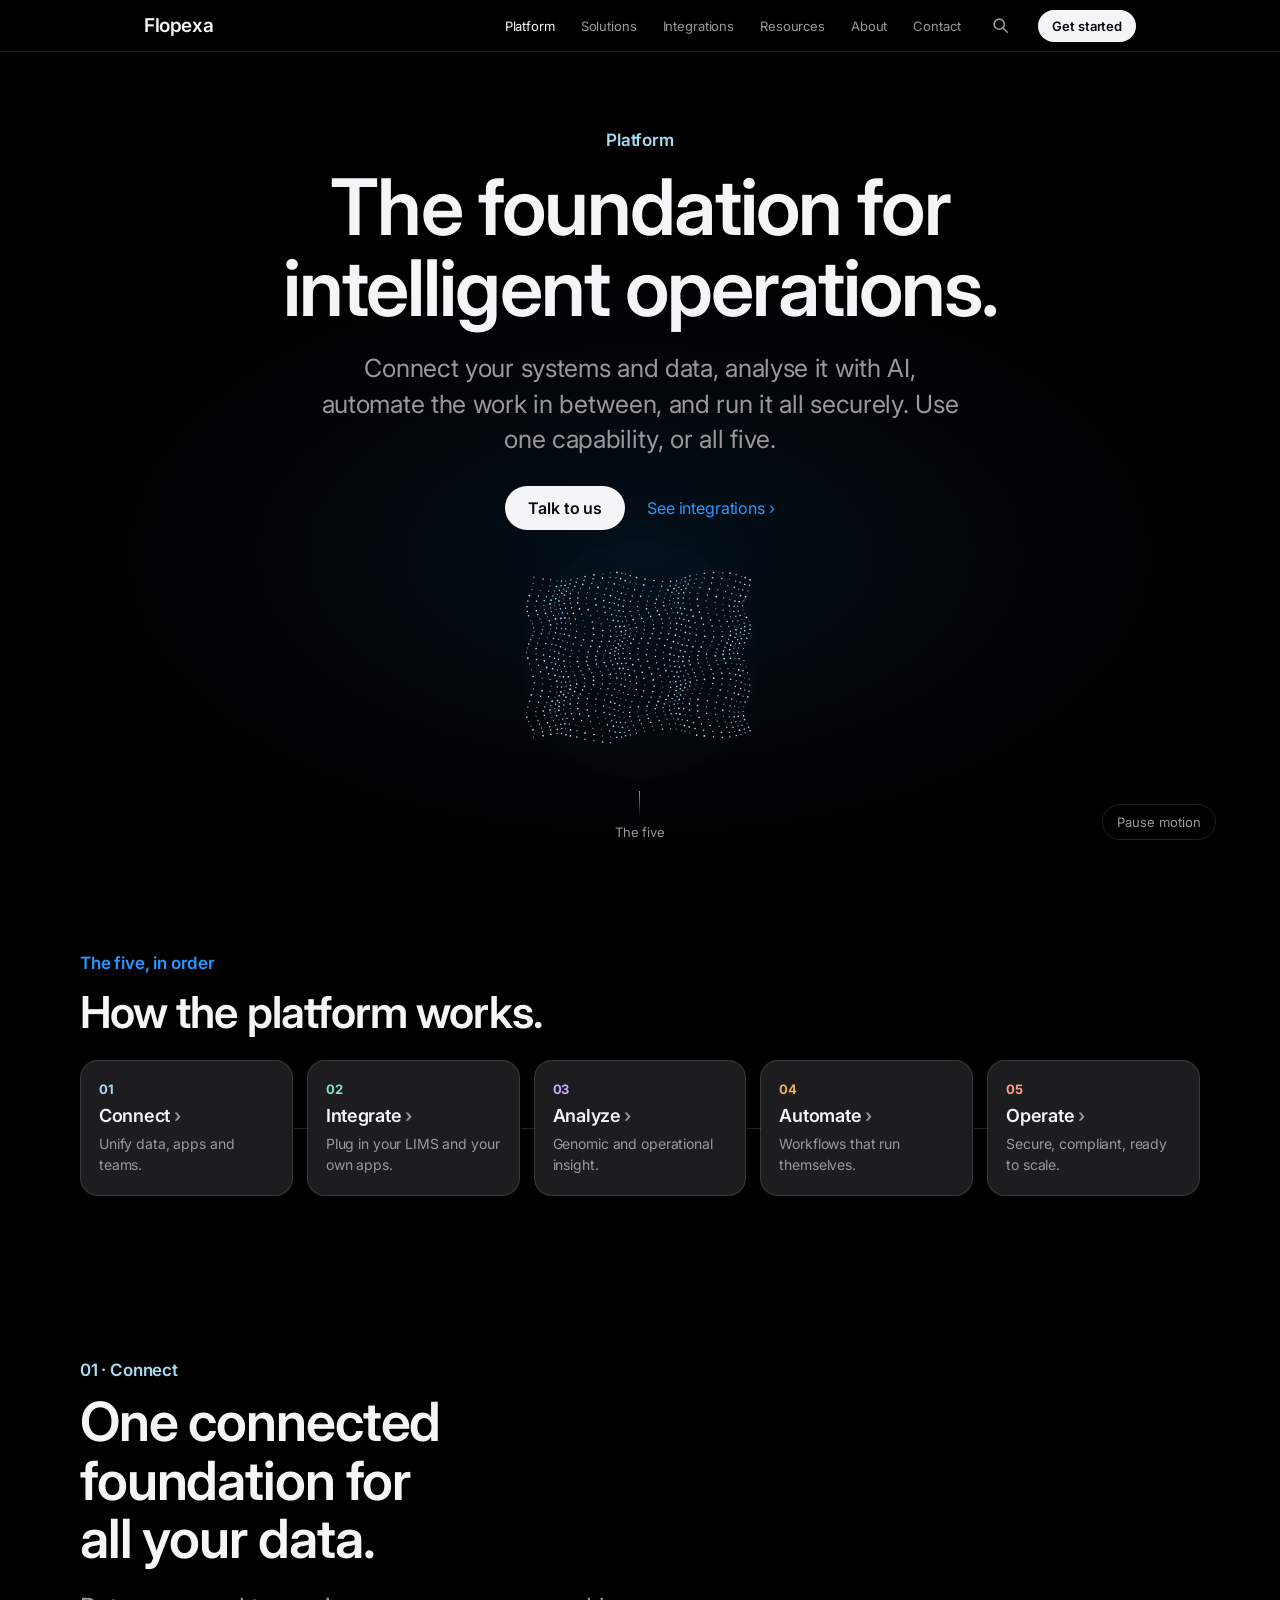
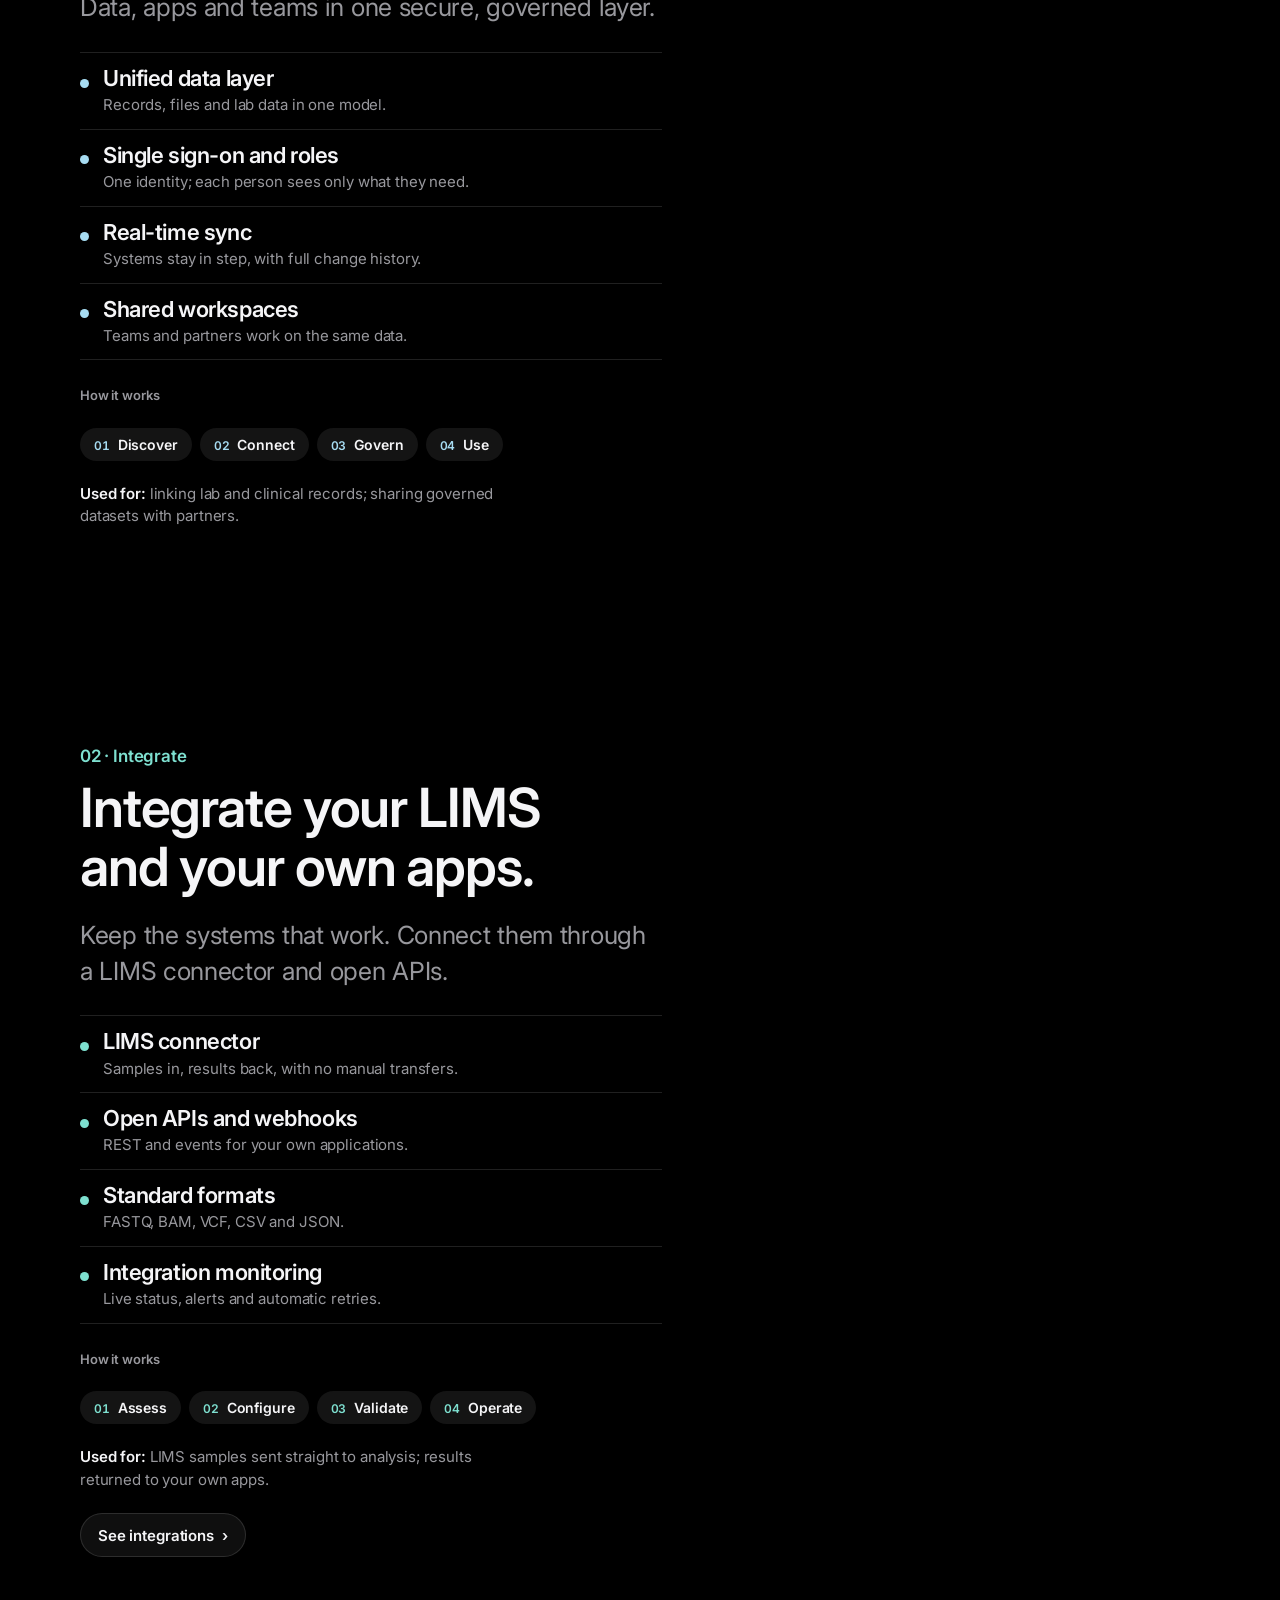
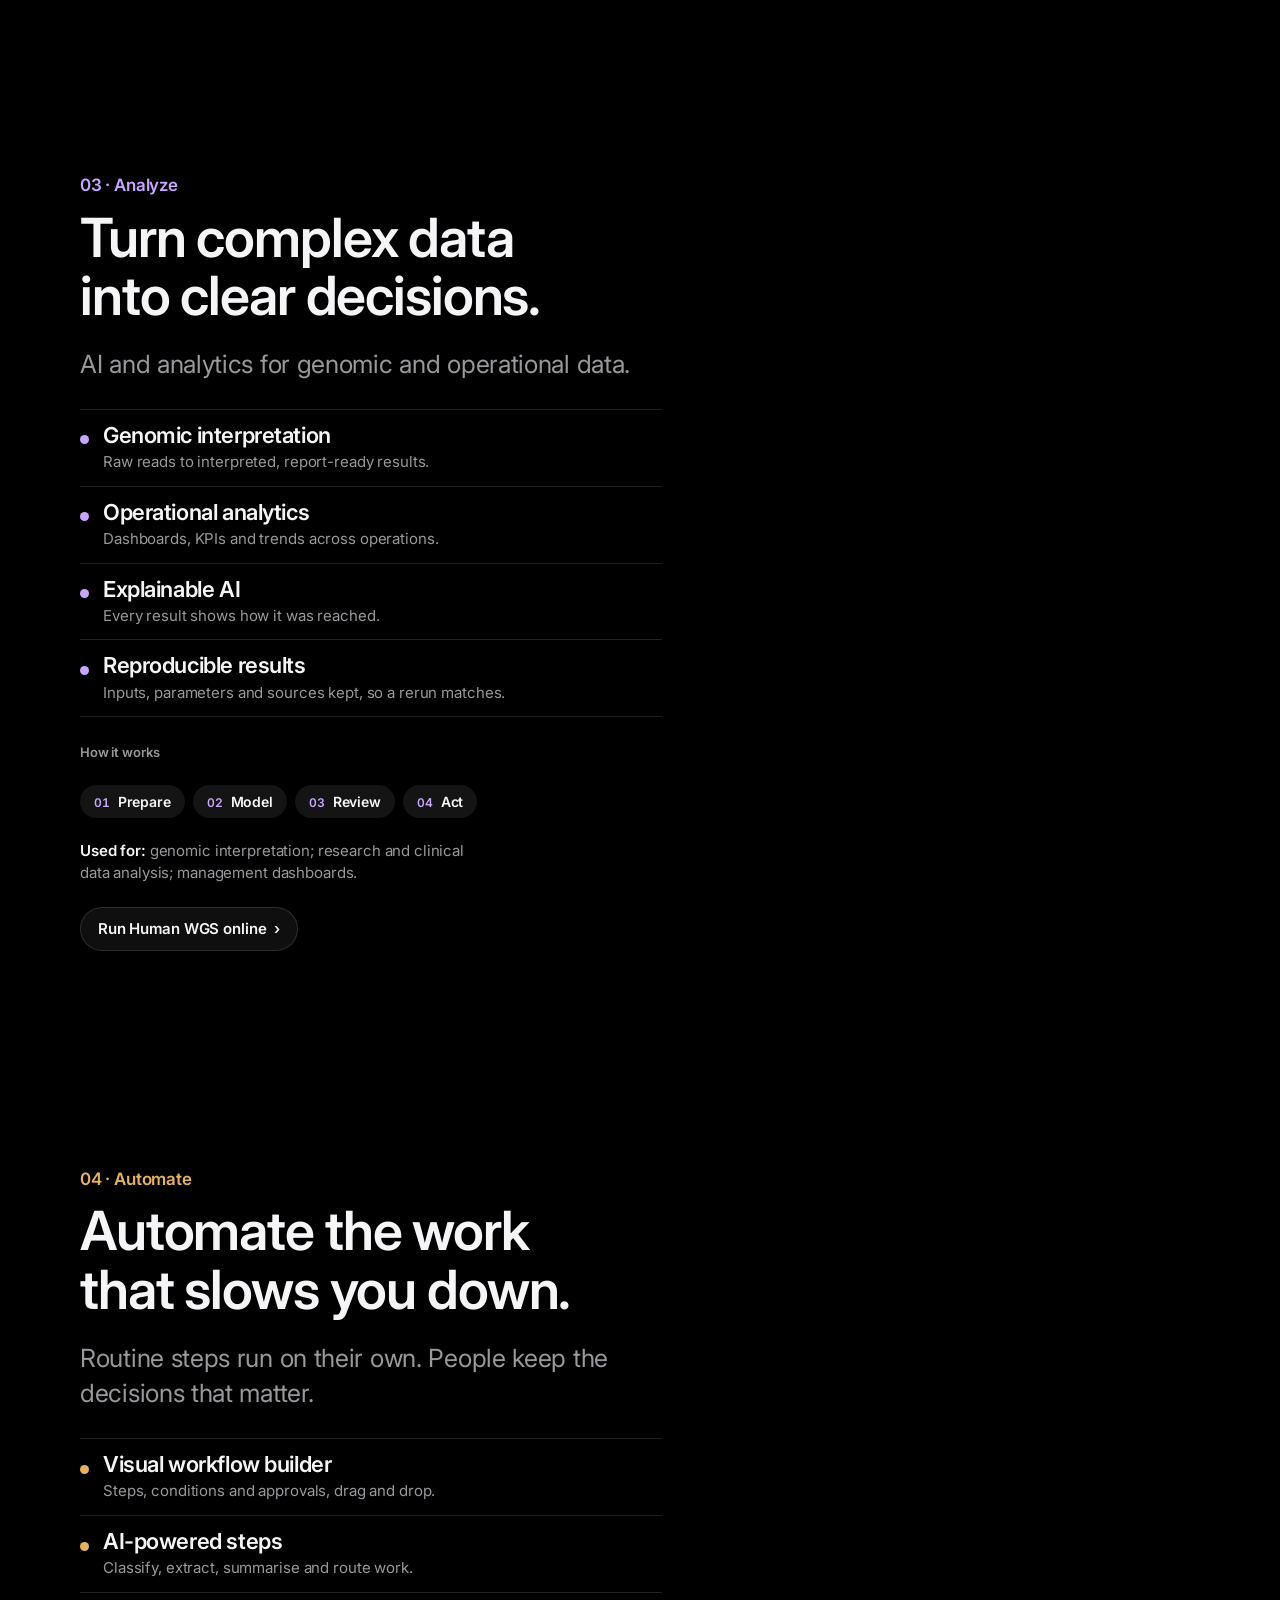
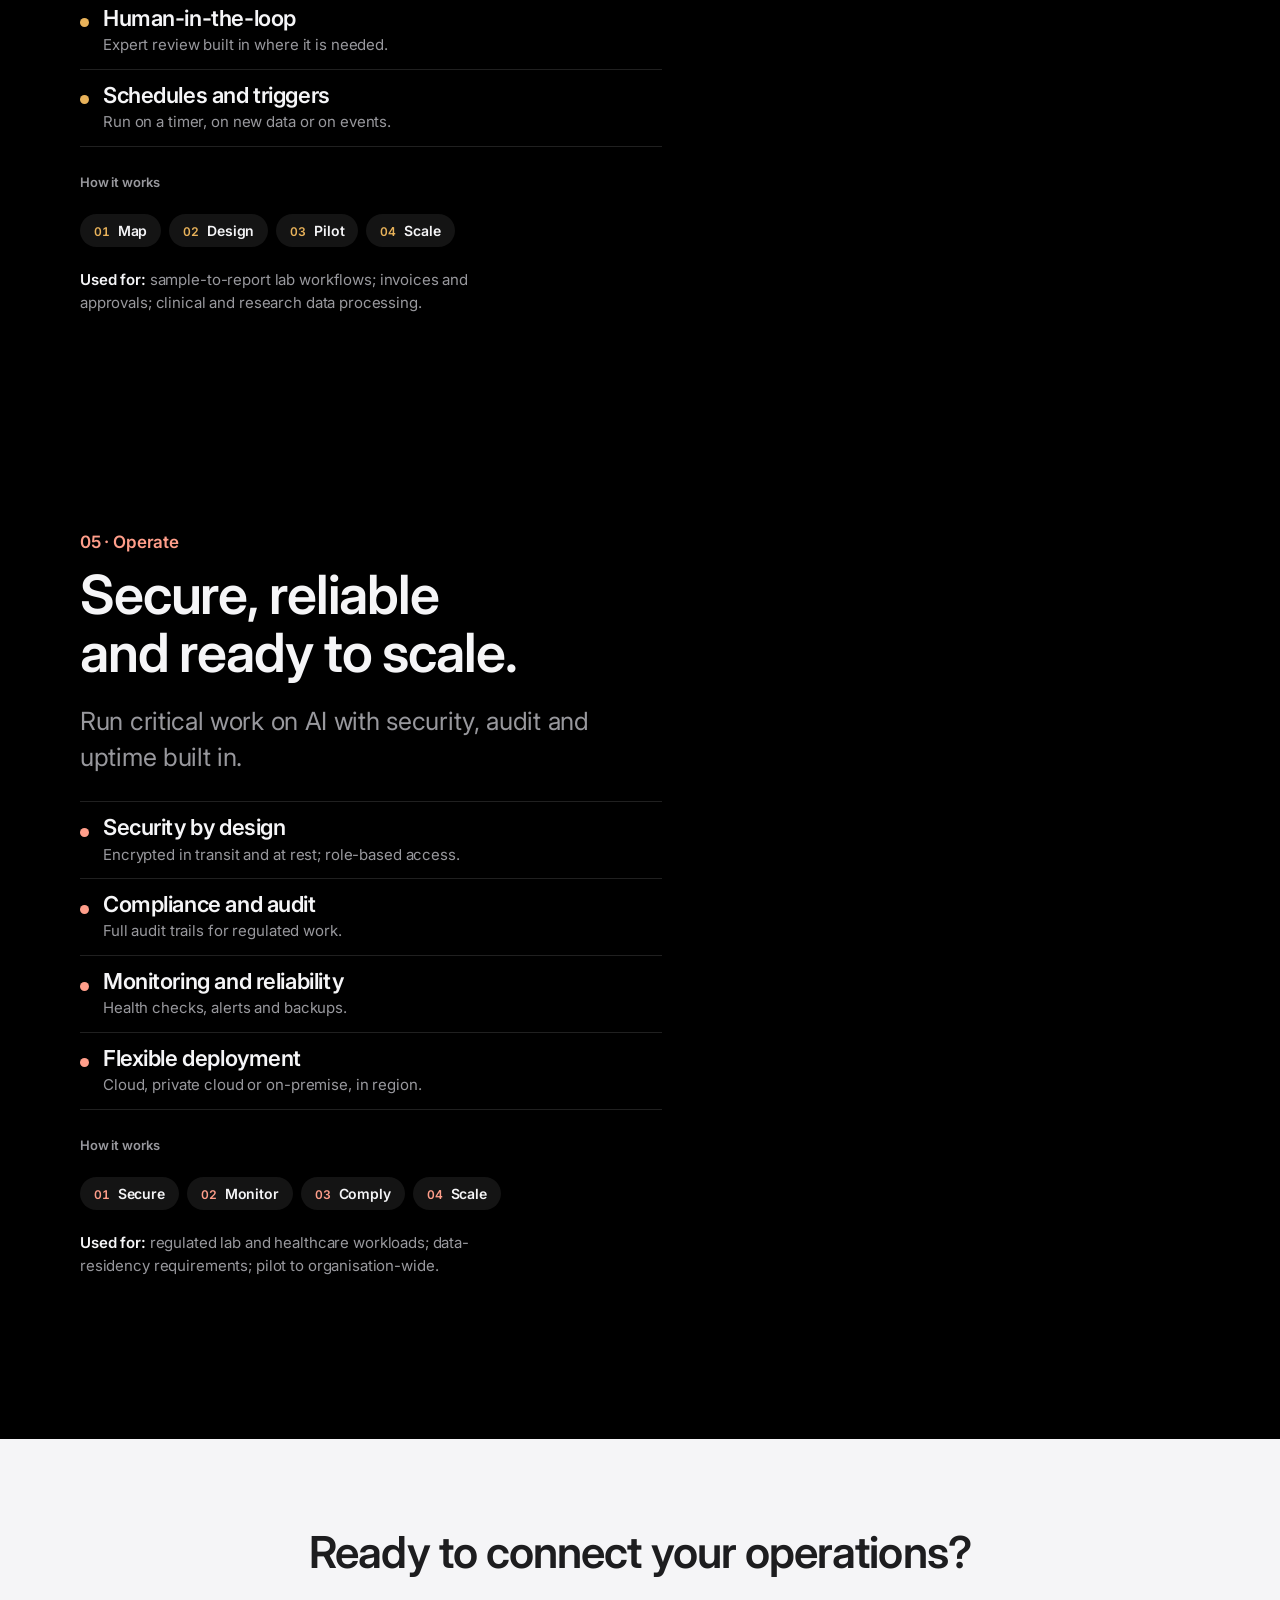
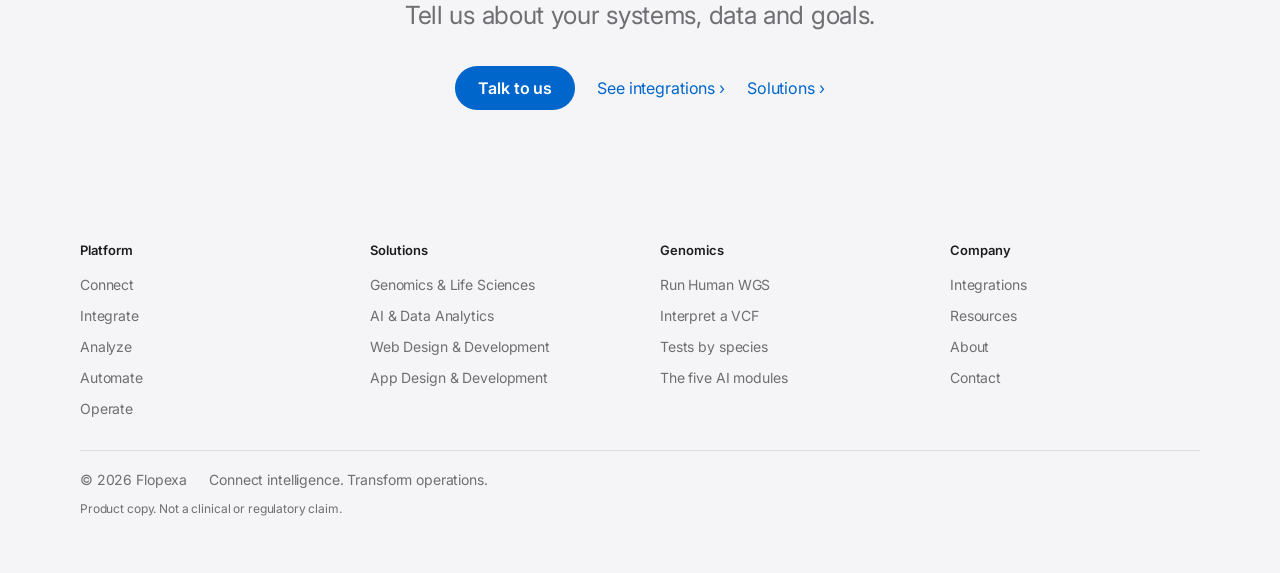
<file: cloud.html>
<!doctype html>
<html lang="en">
<head>
<meta charset="utf-8">
<meta name="viewport" content="width=device-width,initial-scale=1">
<link rel="icon" href="data:,">
<title>Flopexa Cloud is now part of the platform — Flopexa</title>
<meta name="robots" content="noindex">
<link rel="canonical" href="platform.html#connect">
<meta http-equiv="refresh" content="0; url=platform.html#connect">
<link rel="stylesheet" href="assets/flopexa.css">
</head>
<body>
<main class="s s-dark"><div class="wrap">
  <h1 class="h-sm">Flopexa Cloud is now part of the platform.</h1>
  <p><a class="link" href="platform.html#connect">Go to Connect and Operate</a></p>
</div></main>
<script>location.replace('platform.html#connect');</script>
</body>
</html>
</file>
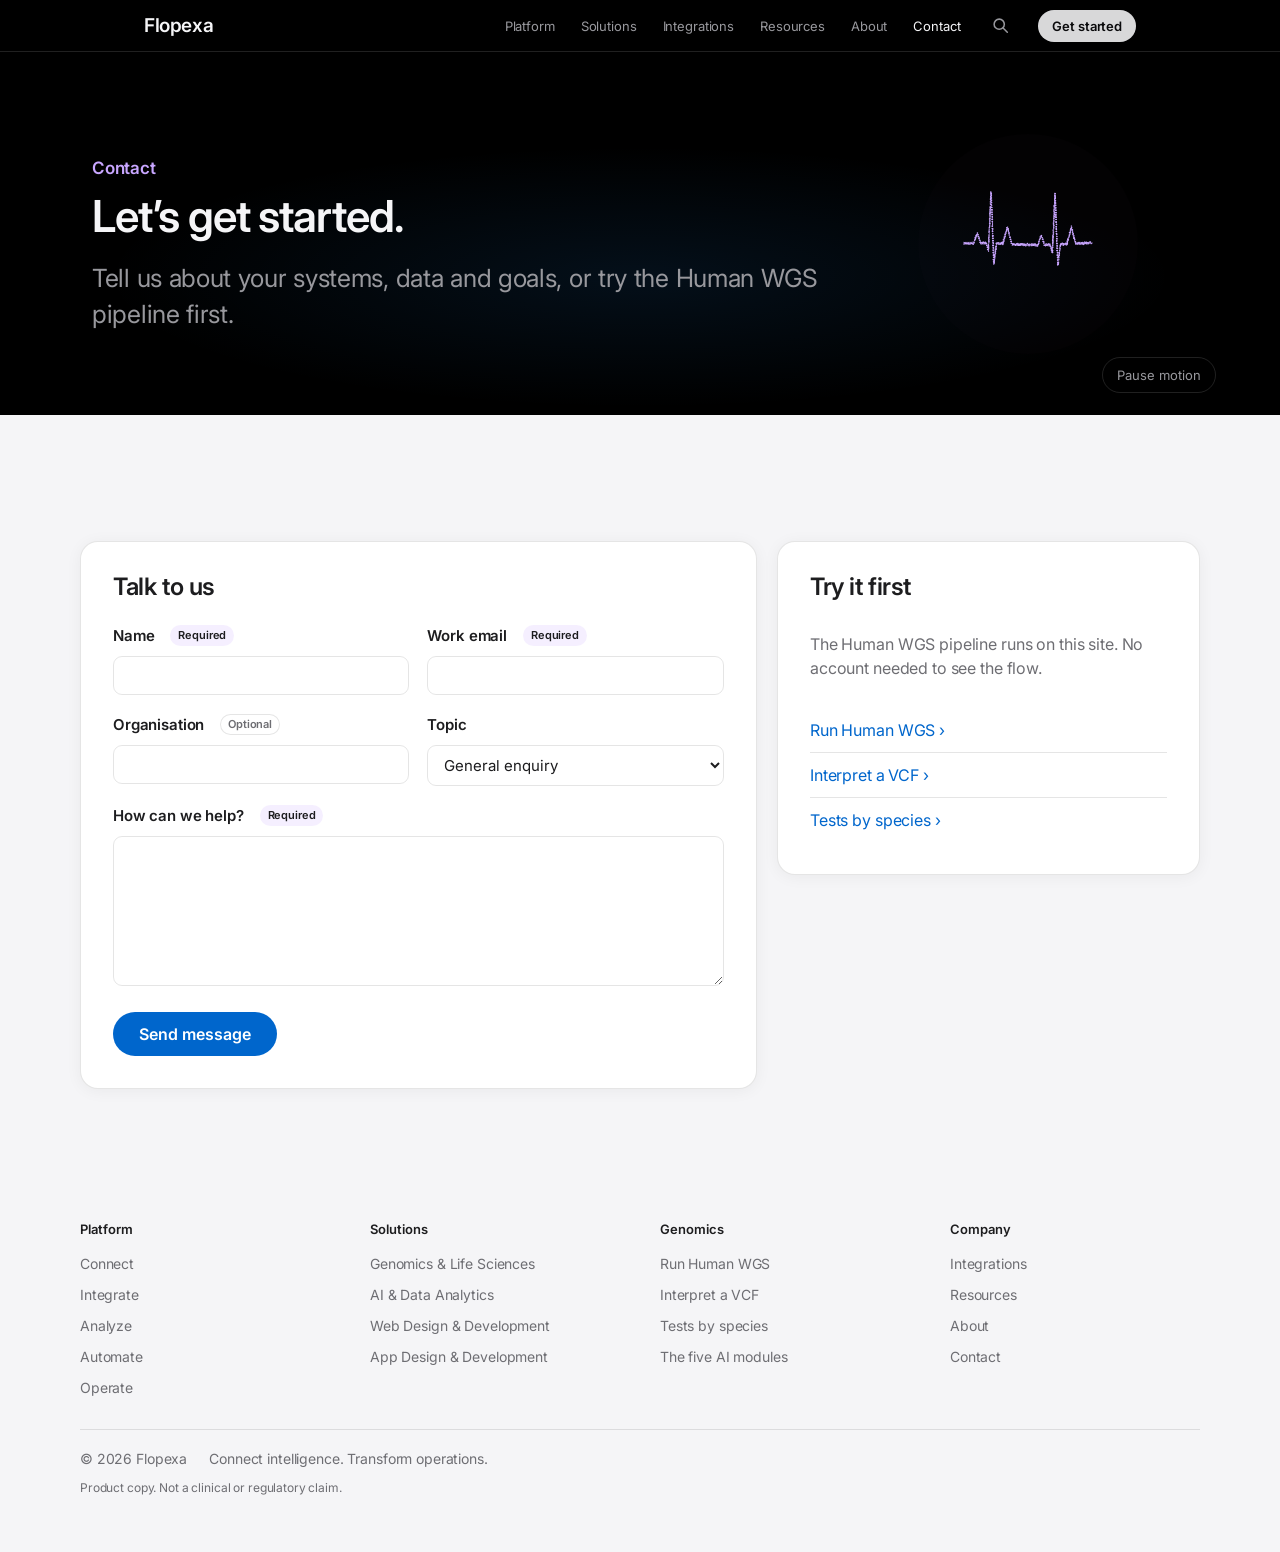
<file: contact.html>
<!doctype html>
<html lang="en" data-contact="">
<head>
<meta charset="utf-8">
<meta name="viewport" content="width=device-width,initial-scale=1">
<link rel="icon" href="data:,">
<title>Get started — Flopexa</title>
<meta name="description" content="Talk to the Flopexa team about your systems, data and goals, or try the Human WGS pipeline first.">
<link rel="preconnect" href="https://fonts.googleapis.com">
<link rel="preconnect" href="https://fonts.gstatic.com" crossorigin>
<link rel="stylesheet" href="https://fonts.googleapis.com/css2?family=Inter:wght@400;500;600&display=swap">
<link rel="stylesheet" href="assets/flopexa.css">
</head>
<body>
<a class="skip" href="#main">Skip to content</a>
<header class="nav">
  <div class="nav-in">
    <a class="nav-brand" href="index.html">Flopexa</a>
    <nav class="nav-links" id="site-nav" aria-label="Main">
      <div class="nav-head"><button class="nav-close" type="button" aria-label="Close menu"><svg viewBox="0 0 20 20" aria-hidden="true"><path d="M4 4l12 12M16 4L4 16" stroke="currentColor" stroke-width="1.8" stroke-linecap="round"/></svg></button></div>
      <a href="platform.html">Platform</a>
      <a href="solutions.html">Solutions</a>
      <a href="integrations.html">Integrations</a>
      <a href="resources.html">Resources</a>
      <a href="about.html">About</a>
      <a href="contact.html" aria-current="page">Contact</a>
      <a class="btn nav-cta" href="contact.html" aria-current="page">Get started</a>
    </nav>
    <button class="nav-search" type="button" data-search aria-label="Search the site" aria-haspopup="dialog"><svg viewBox="0 0 20 20" aria-hidden="true"><circle cx="8.5" cy="8.5" r="6" fill="none" stroke="currentColor" stroke-width="1.8"/><path d="M13 13l5 5" stroke="currentColor" stroke-width="1.8" stroke-linecap="round"/></svg></button>
    <a class="btn btn-nav" href="contact.html" aria-current="page">Get started</a>
    <button class="nav-menu" type="button" aria-expanded="false" aria-controls="site-nav" aria-label="Open menu"><svg viewBox="0 0 20 20" aria-hidden="true"><path d="M3 5.5h14M3 10h14M3 14.5h14" stroke="currentColor" stroke-width="1.8" stroke-linecap="round"/></svg></button>
  </div>
  <div class="nav-scrim" aria-hidden="true"></div>
</header>
<main id="main" style="--tint:#C8A6FF;--tint-ink:#5B3FB0">
  <section class="hero hero--tool"><div class="hero-in">
    <div class="hero-copy">
      <p class="eyebrow" style="color:var(--tint)">Contact</p>
      <h1>Let’s get started.</h1>
      <p class="lead">Tell us about your systems, data and goals, or try the Human WGS pipeline first.</p>
      
    </div>
    <div class="hero-field"><canvas data-field data-shape="pulse" data-color="#C8A6FF" aria-hidden="true"></canvas></div>
  </div>
  <button type="button" class="motion" aria-pressed="false">Pause motion</button>
  </section>

  <section class="s s-light" id="form"><div class="wrap">
    <div class="contact-grid">
      <div class="card card--light">
        <!-- Set data-endpoint to your form handler (CRM, email service or serverless function).
             Without it the form opens an email to <html data-contact>, or, with neither, sends nothing. -->
        <h2 class="h-sm" id="form-h">Talk to us</h2>
        <form class="cform" id="cform" data-endpoint="" novalidate aria-labelledby="form-h">
          <div class="fgrid">
            <div class="runopt">
              <label for="name">Name <span class="req">Required</span></label>
              <input id="name" name="name" type="text" autocomplete="name" required aria-describedby="name-err">
              <p class="runopt-note bad" id="name-err" hidden></p>
            </div>
            <div class="runopt">
              <label for="email">Work email <span class="req">Required</span></label>
              <input id="email" name="email" type="email" autocomplete="email" inputmode="email" required aria-describedby="email-err">
              <p class="runopt-note bad" id="email-err" hidden></p>
            </div>
            <div class="runopt">
              <label for="org">Organisation <span class="opt">Optional</span></label>
              <input id="org" name="org" type="text" autocomplete="organization">
            </div>
            <div class="runopt">
              <label for="topic">Topic</label>
              <select id="topic" name="topic"><option value="">General enquiry</option><option value="platform">The platform</option><option value="genomics">Genomics &amp; Life Sciences</option><option value="ai-data-analytics">AI &amp; Data Analytics</option><option value="web-design-development">Web Design &amp; Development</option><option value="app-design-development">App Design &amp; Development</option><option value="integrations">Integrations</option></select>
            </div>
            <div class="runopt runopt--full">
              <label for="message">How can we help? <span class="req">Required</span></label>
              <textarea id="message" name="message" rows="6" required aria-describedby="message-err"></textarea>
              <p class="runopt-note bad" id="message-err" hidden></p>
            </div>
          </div>
          <div class="actbar"><button class="run" id="send" type="submit">Send message</button></div>
          <p class="form-msg" id="form-msg" role="status" hidden></p>
        </form>
      </div>
      <aside class="card card--light" aria-labelledby="try-h">
        <h2 class="h-sm" id="try-h">Try it first</h2>
        <p>The Human WGS pipeline runs on this site. No account needed to see the flow.</p>
        <ul class="aside-list">
          <li><a class="link" href="human-wgs.html">Run Human WGS</a></li>
          <li><a class="link" href="human-wgs.html#interpret">Interpret a VCF</a></li>
          <li><a class="link" href="genomics.html#tests">Tests by species</a></li>
          <li id="mail-row" hidden><a class="link" id="mail-link" href="#">Email</a></li>
        </ul>
      </aside>
    </div>
  </div></section>
</main>
<footer class="foot"><div class="foot-in">
  <div class="foot-cols">
    <div><h3>Platform</h3><ul>
      <li><a href="platform.html#connect">Connect</a></li>
      <li><a href="platform.html#integrate">Integrate</a></li>
      <li><a href="platform.html#analyze">Analyze</a></li>
      <li><a href="platform.html#automate">Automate</a></li>
      <li><a href="platform.html#operate">Operate</a></li></ul></div>
    <div><h3>Solutions</h3><ul>
      <li><a href="genomics.html">Genomics &amp; Life Sciences</a></li>
      <li><a href="solutions.html#ai-data-analytics">AI &amp; Data Analytics</a></li>
      <li><a href="solutions.html#web-design-development">Web Design &amp; Development</a></li>
      <li><a href="solutions.html#app-design-development">App Design &amp; Development</a></li></ul></div>
    <div><h3>Genomics</h3><ul>
      <li><a href="human-wgs.html">Run Human WGS</a></li>
      <li><a href="human-wgs.html#interpret">Interpret a VCF</a></li>
      <li><a href="genomics.html#tests">Tests by species</a></li>
      <li><a href="genomics.html#modules">The five AI modules</a></li></ul></div>
    <div><h3>Company</h3><ul>
      <li><a href="integrations.html">Integrations</a></li>
      <li><a href="resources.html">Resources</a></li>
      <li><a href="about.html">About</a></li>
      <li><a href="contact.html">Contact</a></li></ul></div>
  </div>
  <div class="foot-end"><span>© 2026 Flopexa</span><span>Connect intelligence. Transform operations.</span></div>
  <p class="fine">Product copy. Not a clinical or regulatory claim.</p>
</div></footer>
<script src="assets/field.js"></script>
<script src="assets/site.js"></script>
<script>
/* Contact form. Sends FormData to data-endpoint when one is set; otherwise, with <html data-contact>,
   opens an email to that address; with neither, it validates and says plainly that nothing was sent. */
(function(){
  var f=document.getElementById('cform'),msg=document.getElementById('form-msg');
  if(!f)return;
  var q=new URLSearchParams(location.search),topic=q.get('topic'),about=q.get('about');
  var sel=f.elements.topic;
  if(topic&&[].some.call(sel.options,function(o){return o.value===topic;}))sel.value=topic;
  if(about)f.elements.message.value='About '+about+': ';
  var mail=document.documentElement.getAttribute('data-contact')||'';
  if(mail){var a=document.getElementById('mail-link');a.href='mailto:'+mail;a.textContent=mail;document.getElementById('mail-row').hidden=false;}
  var rules={name:function(v){return v?'':'Enter your name.';},
             email:function(v){return !v?'Enter your work email.':/^[^\s@]+@[^\s@]+\.[^\s@]+$/.test(v)?'':'Enter an email like name@company.com.';},
             message:function(v){return v.replace(/^About [^:]*:\s*$/,'')?'':'Tell us briefly what you need.';}};
  function check(n){
    var el=f.elements[n],err=rules[n](el.value.trim()),note=document.getElementById(n+'-err');
    el.classList.toggle('bad',!!err);el.setAttribute('aria-invalid',err?'true':'false');
    note.textContent=err;note.hidden=!err;return !err;
  }
  /* errors clear while typing, so fixing the last field does not shift the Send button on blur and swallow the click */
  Object.keys(rules).forEach(function(n){var el=f.elements[n];
    el.addEventListener('input',function(){if(el.getAttribute('aria-invalid')==='true')check(n);});
    el.addEventListener('blur',function(){if(el.value)check(n);});});
  function say(kind,text){msg.className='form-msg form-msg--'+kind;msg.textContent=text;msg.hidden=false;}
  f.addEventListener('submit',function(e){
    e.preventDefault();
    var ok=Object.keys(rules).map(check).every(Boolean);
    if(!ok){var bad=f.querySelector('[aria-invalid="true"]');if(bad)bad.focus();return;}
    var ep=f.getAttribute('data-endpoint'),go=document.getElementById('send');
    var topicText=sel.options[sel.selectedIndex].text;
    if(ep){
      go.disabled=true;go.textContent='Sending…';
      fetch(ep,{method:'POST',body:new FormData(f),headers:{Accept:'application/json'}}).then(function(r){
        if(!r.ok)throw 0;
        f.reset();say('ok','Thanks. Your message was sent; we will reply by email.');
      }).catch(function(){say('warn','Your message could not be sent. Please try again in a moment.');})
        .then(function(){go.disabled=false;go.textContent='Send message';});
    }else if(mail){
      var body=f.elements.message.value+'\n\n'+f.elements.name.value+(f.elements.org.value?', '+f.elements.org.value:'')+'\n'+f.elements.email.value;
      location.href='mailto:'+mail+'?subject='+encodeURIComponent('Flopexa: '+topicText)+'&body='+encodeURIComponent(body);
      say('ok','Your email app should open with the message ready to send.');
    }else{
      say('warn','Sorry, this form is not connected yet, so nothing was sent.');
    }
  });
})();
</script>
</body>
</html>
</file>
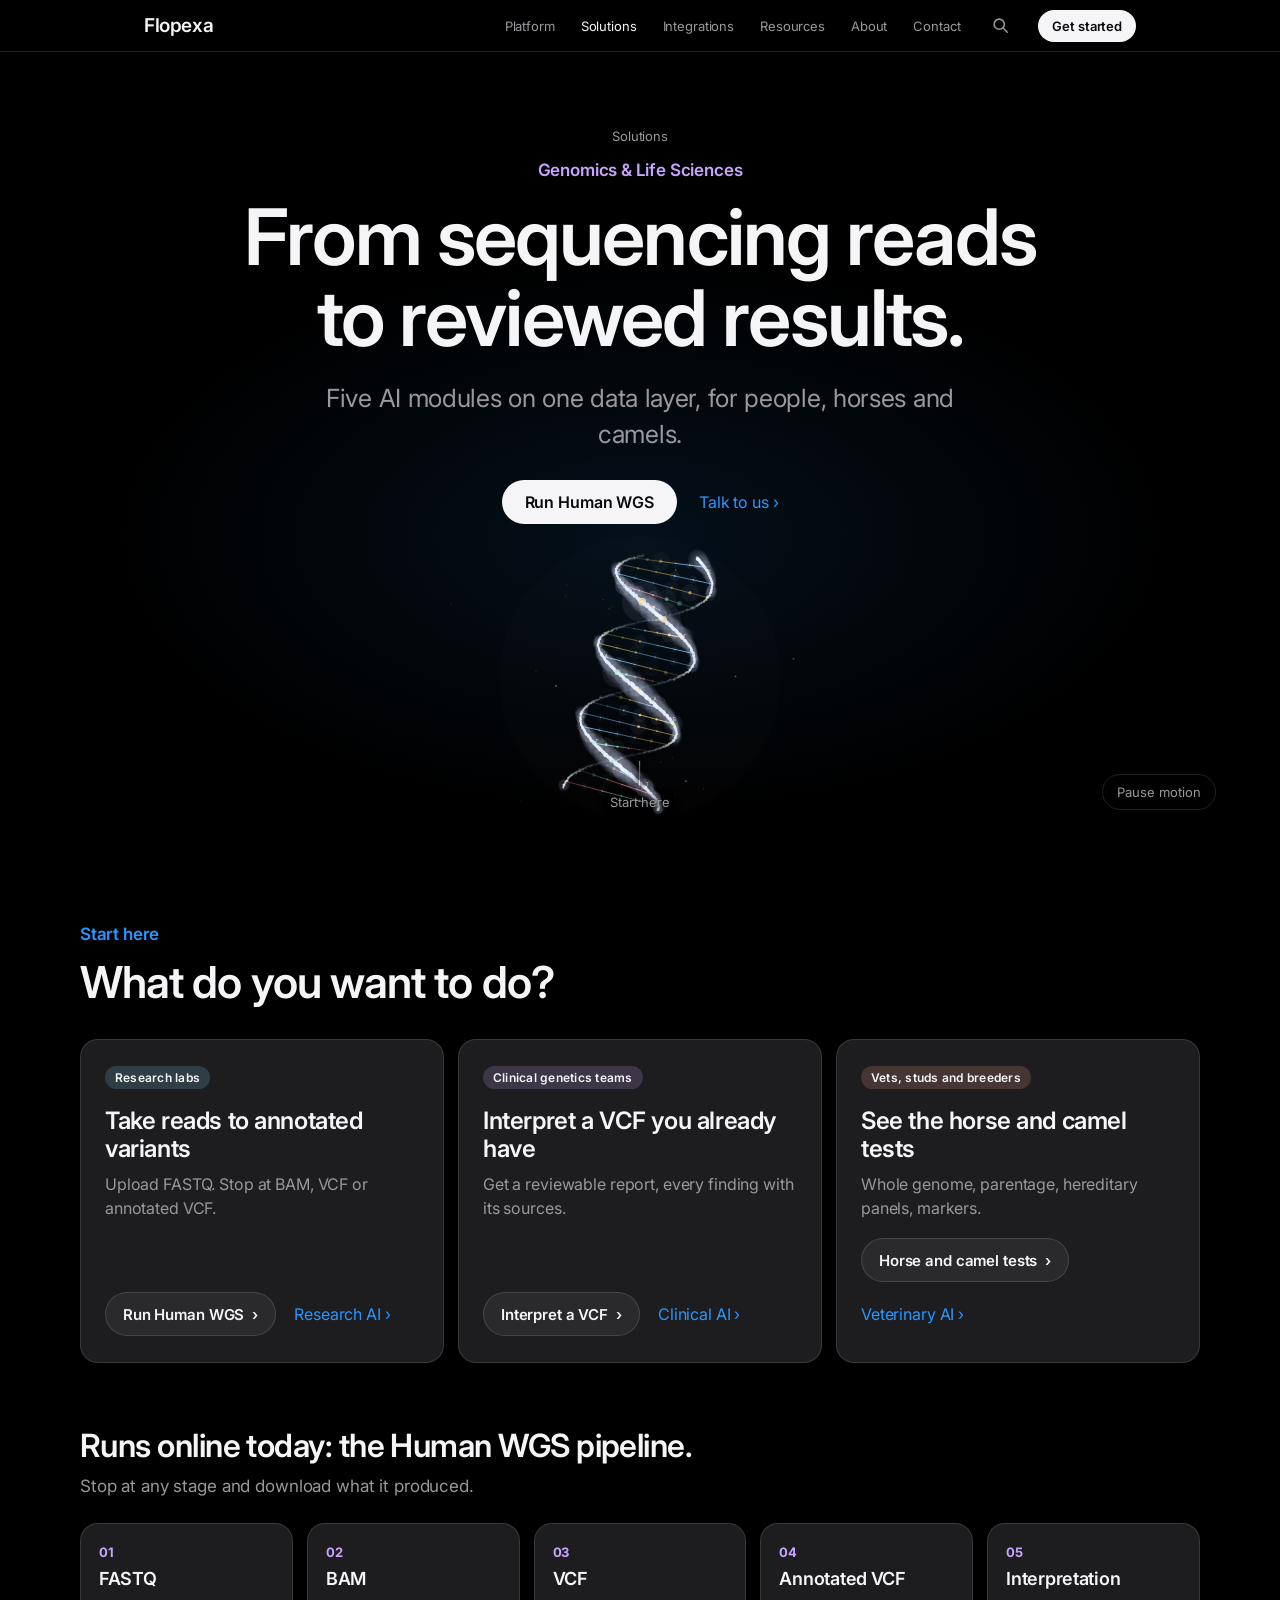
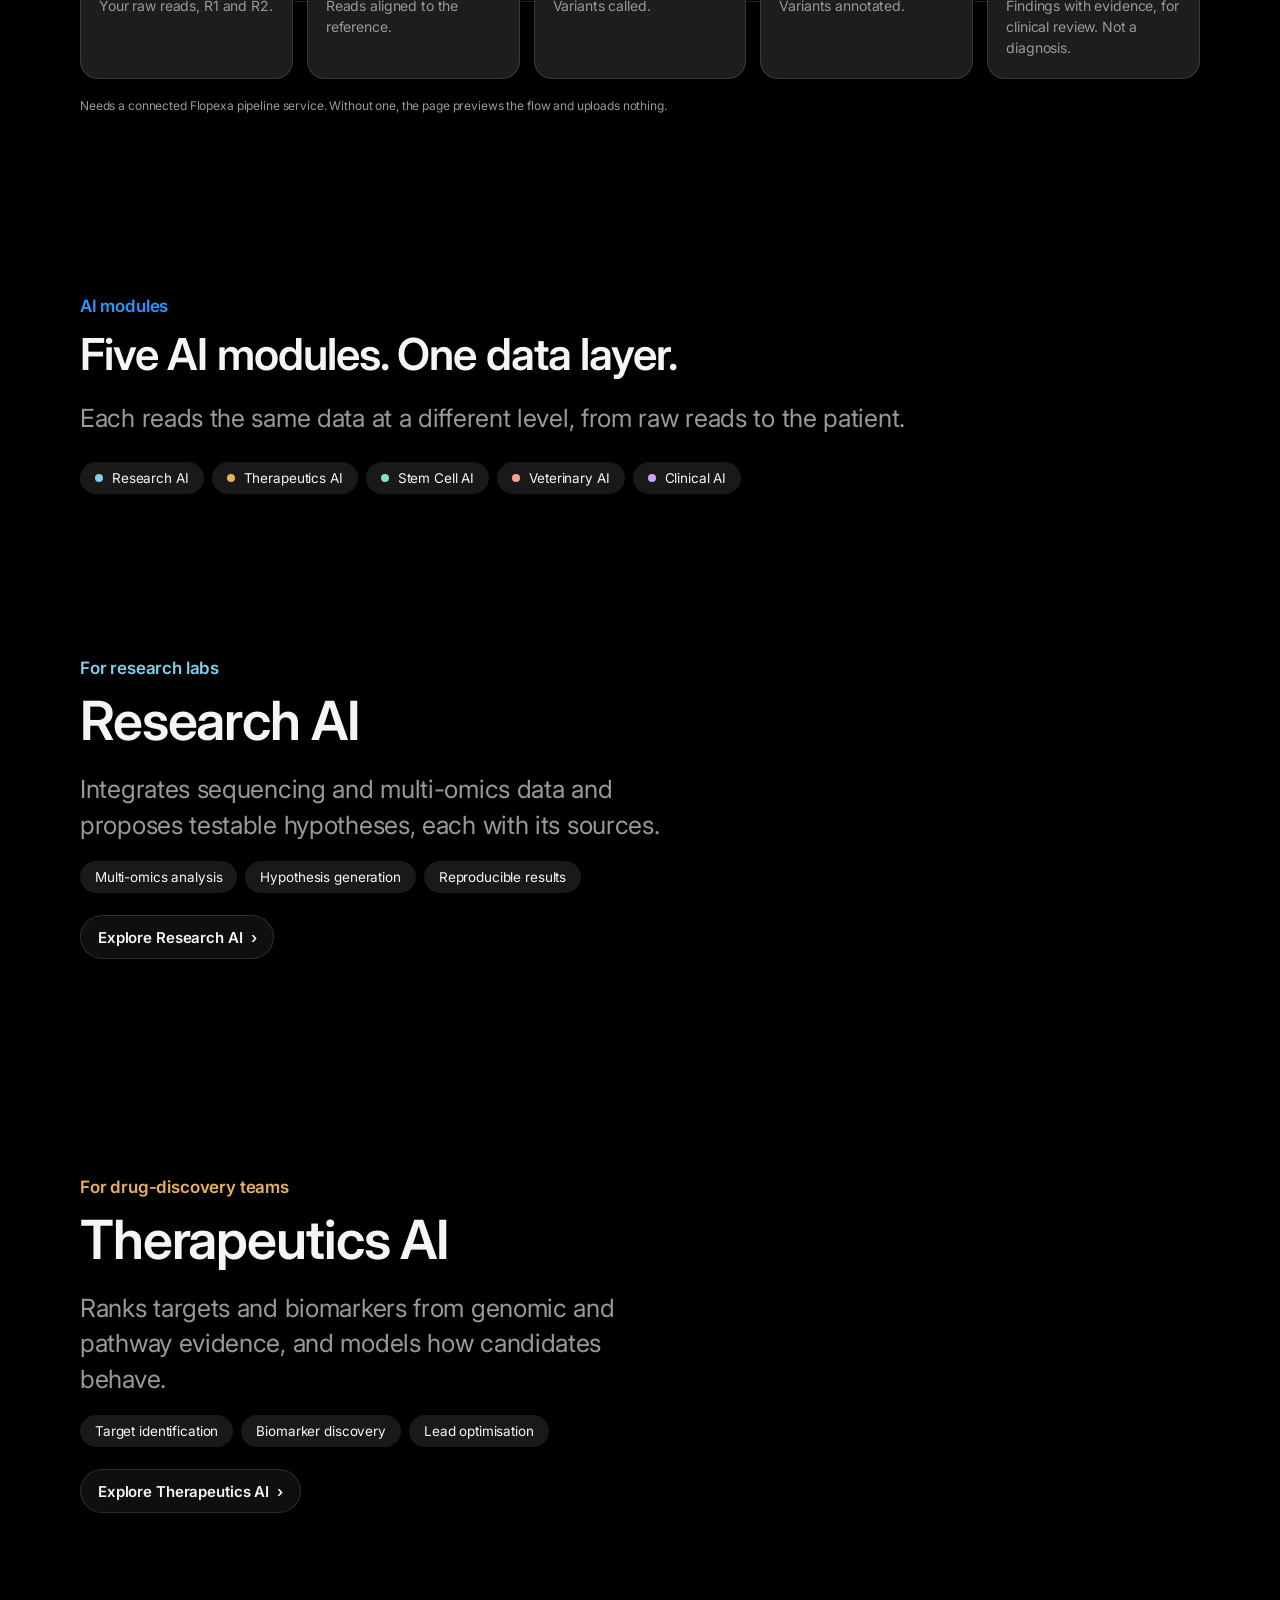
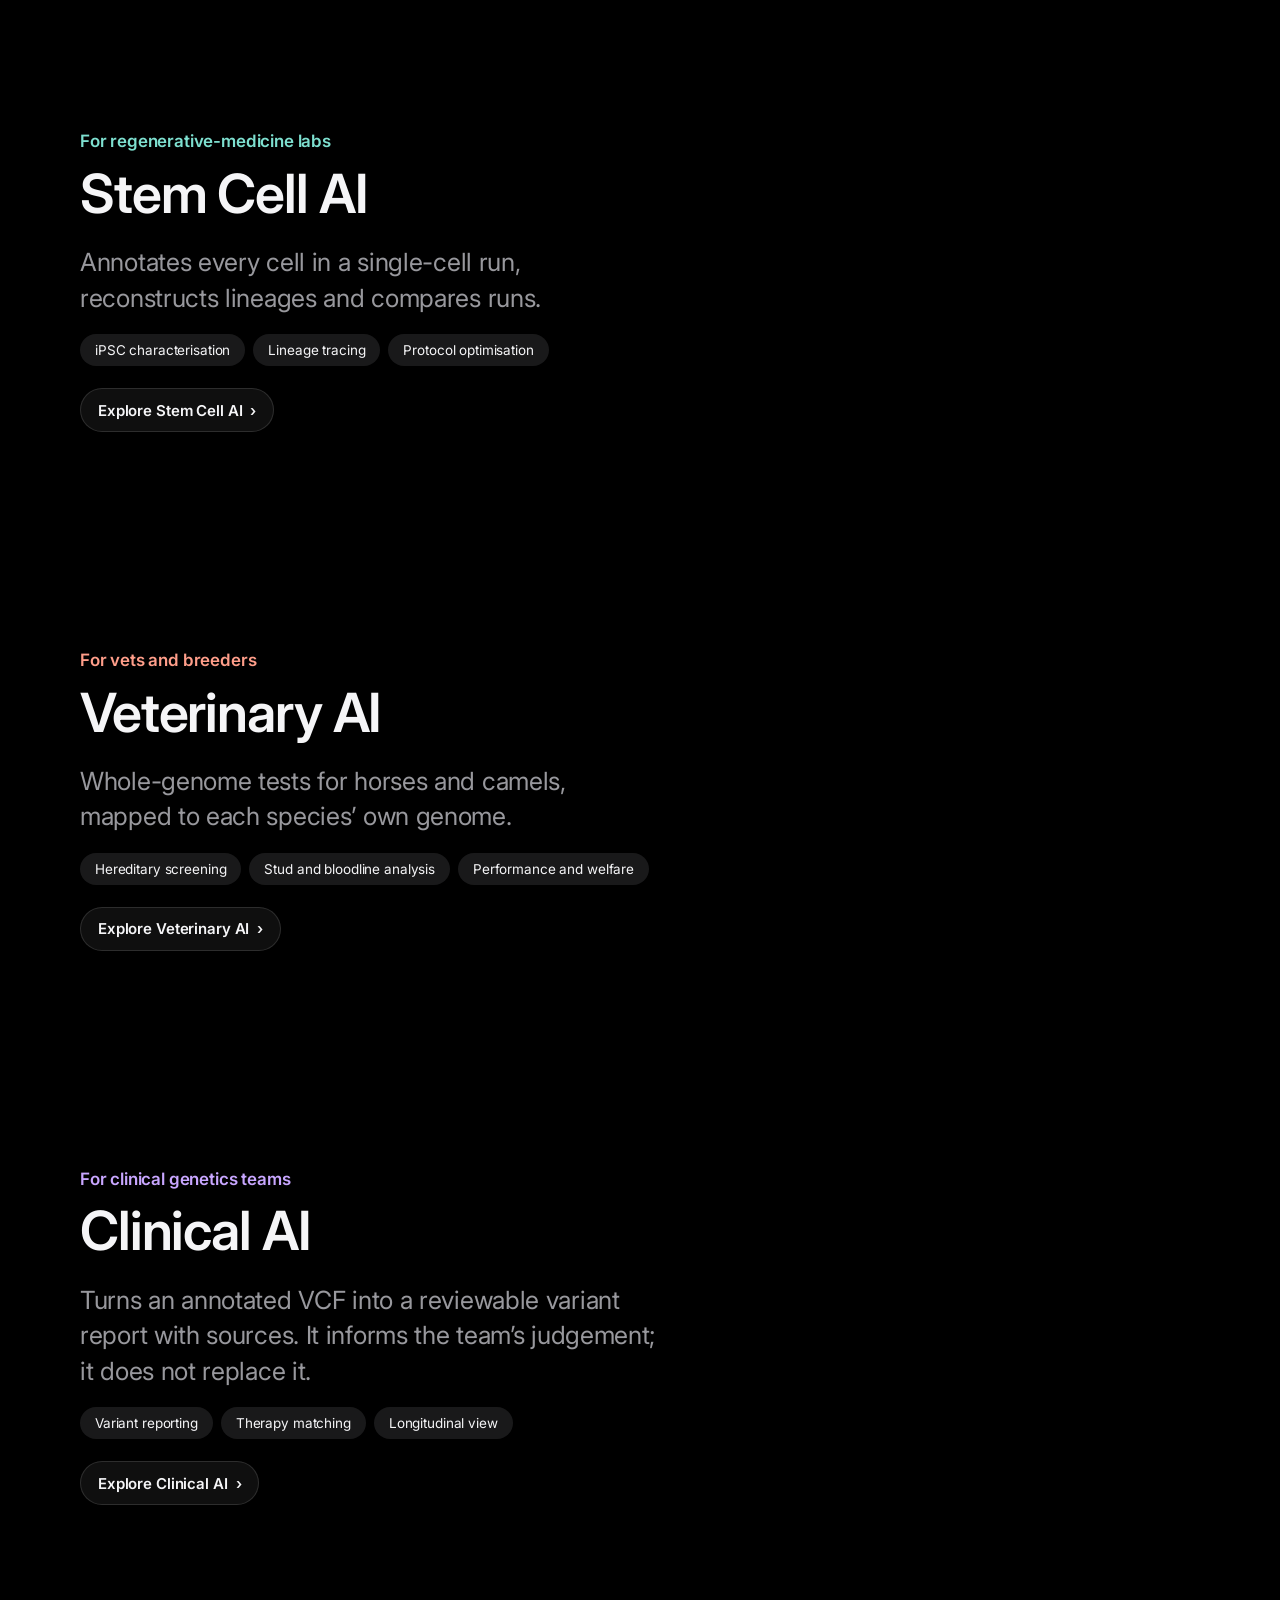
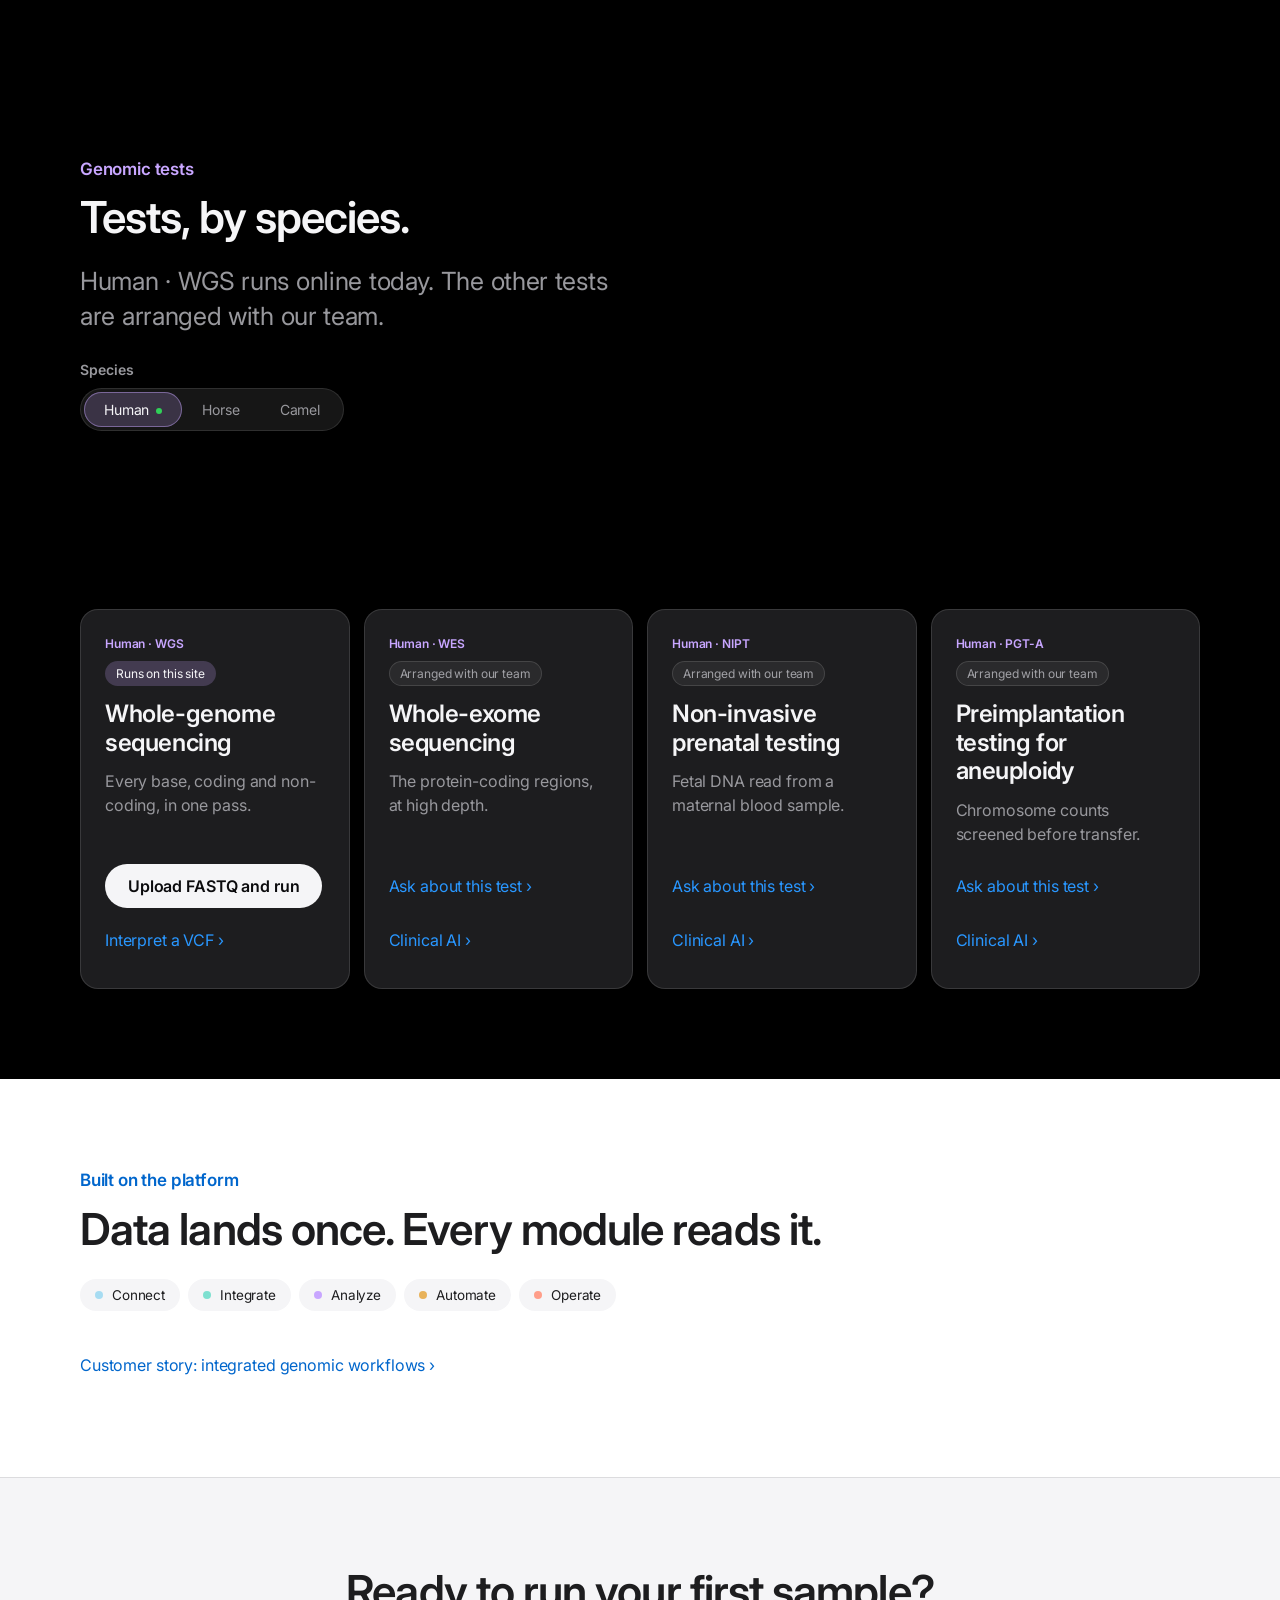
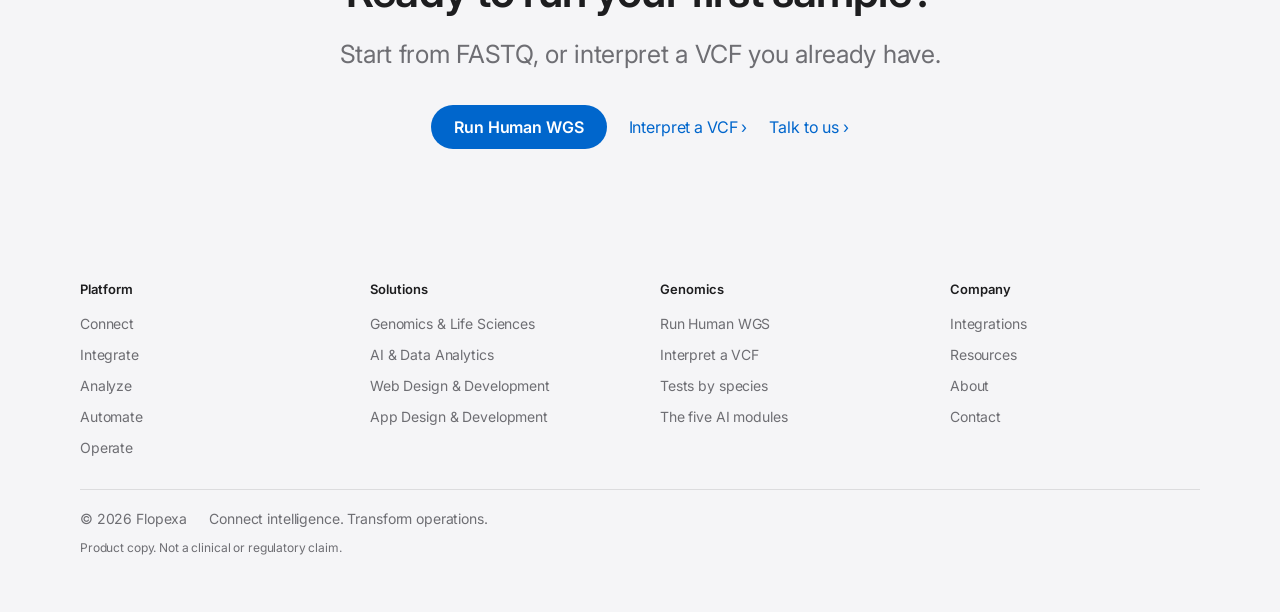
<file: genomics.html>
<!doctype html>
<html lang="en" data-contact="">
<head>
<meta charset="utf-8">
<meta name="viewport" content="width=device-width,initial-scale=1">
<link rel="icon" href="data:,">
<title>Genomics &amp; Life Sciences — Flopexa</title>
<meta name="description" content="Five AI modules on one data layer, from sequencing reads to reviewed results, for people, horses and camels. Run Human WGS online.">
<link rel="preconnect" href="https://fonts.googleapis.com">
<link rel="preconnect" href="https://fonts.gstatic.com" crossorigin>
<link rel="stylesheet" href="https://fonts.googleapis.com/css2?family=Inter:wght@400;500;600&display=swap">
<link rel="stylesheet" href="assets/flopexa.css">
</head>
<body>
<a class="skip" href="#main">Skip to content</a>
<header class="nav">
  <div class="nav-in">
    <a class="nav-brand" href="index.html">Flopexa</a>
    <nav class="nav-links" id="site-nav" aria-label="Main">
      <div class="nav-head"><button class="nav-close" type="button" aria-label="Close menu"><svg viewBox="0 0 20 20" aria-hidden="true"><path d="M4 4l12 12M16 4L4 16" stroke="currentColor" stroke-width="1.8" stroke-linecap="round"/></svg></button></div>
      <a href="platform.html">Platform</a>
      <a href="solutions.html" aria-current="true">Solutions</a>
      <a href="integrations.html">Integrations</a>
      <a href="resources.html">Resources</a>
      <a href="about.html">About</a>
      <a href="contact.html">Contact</a>
      <a class="btn nav-cta" href="contact.html">Get started</a>
    </nav>
    <button class="nav-search" type="button" data-search aria-label="Search the site" aria-haspopup="dialog"><svg viewBox="0 0 20 20" aria-hidden="true"><circle cx="8.5" cy="8.5" r="6" fill="none" stroke="currentColor" stroke-width="1.8"/><path d="M13 13l5 5" stroke="currentColor" stroke-width="1.8" stroke-linecap="round"/></svg></button>
    <a class="btn btn-nav" href="contact.html">Get started</a>
    <button class="nav-menu" type="button" aria-expanded="false" aria-controls="site-nav" aria-label="Open menu"><svg viewBox="0 0 20 20" aria-hidden="true"><path d="M3 5.5h14M3 10h14M3 14.5h14" stroke="currentColor" stroke-width="1.8" stroke-linecap="round"/></svg></button>
  </div>
  <div class="nav-scrim" aria-hidden="true"></div>
</header>
<main id="main">

<section class="hero hero--home">
  <div class="hero-copy">
    <nav class="crumb" aria-label="Breadcrumb"><a href="solutions.html">Solutions</a></nav>
    <p class="eyebrow" style="color:#C8A6FF">Genomics &amp; Life Sciences</p>
    <h1>From sequencing reads to reviewed results.</h1>
    <p class="lead">Five AI modules on one data layer, for people, horses and camels.</p>
    <div class="cta">
      <a class="btn" href="human-wgs.html">Run Human WGS</a>
      <a class="link" href="contact.html?topic=genomics">Talk to us</a>
    </div>
  </div>
  <div class="hero-field"><canvas data-field data-shape="helix" data-color="#F5F5F7" aria-hidden="true"></canvas></div>
  <a class="cue" href="#start-here"><i></i>Start here</a>
  <button type="button" class="motion" aria-pressed="false">Pause motion</button>
</section>

<section class="s s-dark" id="start-here">
  <div class="wrap rise">
    <p class="eyebrow">Start here</p>
    <h2>What do you want to do?</h2>
    <div class="cards cards--3">
      <article class="card" style="--tint:#7FD0EC">
        <span class="tag">Research labs</span>
        <h3>Take reads to annotated variants</h3>
        <p>Upload FASTQ. Stop at BAM, VCF or annotated VCF.</p>
        <div class="card-act"><a class="btn-ghost" href="human-wgs.html#pipeline">Run Human WGS</a><a class="link" href="research.html">Research AI</a></div>
      </article>
      <article class="card" style="--tint:#C8A6FF">
        <span class="tag">Clinical genetics teams</span>
        <h3>Interpret a VCF you already have</h3>
        <p>Get a reviewable report, every finding with its sources.</p>
        <div class="card-act"><a class="btn-ghost" href="human-wgs.html#interpret">Interpret a VCF</a><a class="link" href="clinical.html">Clinical AI</a></div>
      </article>
      <article class="card" style="--tint:#FF9E8A">
        <span class="tag">Vets, studs and breeders</span>
        <h3>See the horse and camel tests</h3>
        <p>Whole genome, parentage, hereditary panels, markers.</p>
        <div class="card-act"><a class="btn-ghost" href="#tests" data-pick-sp="horse">Horse and camel tests</a><a class="link" href="veterinary.html">Veterinary AI</a></div>
      </article>
    </div>

    <h3 class="h-sm pipe-h">Runs online today: the Human WGS pipeline.</h3>
    <p class="pipe-lead">Stop at any stage and download what it produced.</p>
    <ol class="pipe" aria-label="Pipeline stages">
      <li><b>01</b><h4>FASTQ</h4><p>Your raw reads, R1 and R2.</p></li>
      <li><b>02</b><h4>BAM</h4><p>Reads aligned to the reference.</p></li>
      <li><b>03</b><h4>VCF</h4><p>Variants called.</p></li>
      <li><b>04</b><h4>Annotated VCF</h4><p>Variants annotated.</p></li>
      <li><b>05</b><h4>Interpretation</h4><p>Findings with evidence, for clinical review. Not a diagnosis.</p></li>
    </ol>
    <p class="fine fine--dark">Needs a connected Flopexa pipeline service. Without one, the page previews the flow and uploads nothing.</p>
  </div>
</section>

<section class="s s-dark s-intro" id="modules">
  <div class="wrap rise">
    <p class="eyebrow">AI modules</p>
    <h2>Five AI modules. One data layer.</h2>
    <p class="lead">Each reads the same data at a different level, from raw reads to the patient.</p>
    <div class="chips chips--jump"><a class="chip" href="#research"><i style="background:#7FD0EC"></i>Research AI</a><a class="chip" href="#therapeutics"><i style="background:#E8B25A"></i>Therapeutics AI</a><a class="chip" href="#stem-cell"><i style="background:#7EE0D0"></i>Stem Cell AI</a><a class="chip" href="#veterinary"><i style="background:#FF9E8A"></i>Veterinary AI</a><a class="chip" href="#clinical"><i style="background:#C8A6FF"></i>Clinical AI</a></div>
  </div>
</section>

<section class="stage">
  <div class="stage-in">
    <div class="stage-sticky">
      <canvas data-field data-shape="micro" data-color="#7FD0EC" data-zoom=".7" data-cx=".78" aria-hidden="true"></canvas>
    </div>
    <div class="panels">
      <div class="panel" id="research" style="--tint:#7FD0EC" data-shape="micro" data-color="#7FD0EC" data-zoom="0.7" data-cx=".78">
        <div class="panel-field"><canvas data-field data-shape="micro" data-color="#7FD0EC" aria-hidden="true"></canvas></div>
        <p class="eyebrow">For research labs</p>
        <h2>Research AI</h2>
        <p class="lead">Integrates sequencing and multi-omics data and proposes testable hypotheses, each with its sources.</p>
        <div class="chips"><a class="chip" href="research.html#capabilities">Multi-omics analysis</a><a class="chip" href="research.html#capabilities">Hypothesis generation</a><a class="chip" href="research.html#capabilities">Reproducible results</a></div>
        <a class="btn-ghost" href="research.html">Explore Research AI</a>
      </div>
      <div class="panel" id="therapeutics" style="--tint:#E8B25A" data-shape="molecule" data-color="#E8B25A" data-zoom="0.7" data-cx=".78">
        <div class="panel-field"><canvas data-field data-shape="molecule" data-color="#E8B25A" aria-hidden="true"></canvas></div>
        <p class="eyebrow">For drug-discovery teams</p>
        <h2>Therapeutics AI</h2>
        <p class="lead">Ranks targets and biomarkers from genomic and pathway evidence, and models how candidates behave.</p>
        <div class="chips"><a class="chip" href="therapeutics.html#capabilities">Target identification</a><a class="chip" href="therapeutics.html#capabilities">Biomarker discovery</a><a class="chip" href="therapeutics.html#capabilities">Lead optimisation</a></div>
        <a class="btn-ghost" href="therapeutics.html">Explore Therapeutics AI</a>
      </div>
      <div class="panel" id="stem-cell" style="--tint:#7EE0D0" data-shape="cell" data-color="#7EE0D0" data-zoom="0.8" data-cx=".78">
        <div class="panel-field"><canvas data-field data-shape="cell" data-color="#7EE0D0" aria-hidden="true"></canvas></div>
        <p class="eyebrow">For regenerative-medicine labs</p>
        <h2>Stem Cell AI</h2>
        <p class="lead">Annotates every cell in a single-cell run, reconstructs lineages and compares runs.</p>
        <div class="chips"><a class="chip" href="stem-cell.html#capabilities">iPSC characterisation</a><a class="chip" href="stem-cell.html#capabilities">Lineage tracing</a><a class="chip" href="stem-cell.html#capabilities">Protocol optimisation</a></div>
        <a class="btn-ghost" href="stem-cell.html">Explore Stem Cell AI</a>
      </div>
      <div class="panel" id="veterinary" style="--tint:#FF9E8A" data-shape="horse" data-color="#FF9E8A" data-zoom="0.62" data-cx=".78">
        <div class="panel-field"><canvas data-field data-shape="horse" data-color="#FF9E8A" aria-hidden="true"></canvas></div>
        <p class="eyebrow">For vets and breeders</p>
        <h2>Veterinary AI</h2>
        <p class="lead">Whole-genome tests for horses and camels, mapped to each species’ own genome.</p>
        <div class="chips"><a class="chip" href="veterinary.html#capabilities">Hereditary screening</a><a class="chip" href="veterinary.html#capabilities">Stud and bloodline analysis</a><a class="chip" href="veterinary.html#capabilities">Performance and welfare</a></div>
        <a class="btn-ghost" href="veterinary.html">Explore Veterinary AI</a>
      </div>
      <div class="panel" id="clinical" style="--tint:#C8A6FF" data-shape="clinic" data-color="#C8A6FF" data-zoom="0.95" data-cx=".78">
        <div class="panel-field"><canvas data-field data-shape="clinic" data-color="#C8A6FF" aria-hidden="true"></canvas></div>
        <p class="eyebrow">For clinical genetics teams</p>
        <h2>Clinical AI</h2>
        <p class="lead">Turns an annotated VCF into a reviewable variant report with sources. It informs the team’s judgement; it does not replace it.</p>
        <div class="chips"><a class="chip" href="clinical.html#capabilities">Variant reporting</a><a class="chip" href="clinical.html#capabilities">Therapy matching</a><a class="chip" href="clinical.html#capabilities">Longitudinal view</a></div>
        <a class="btn-ghost" href="clinical.html">Explore Clinical AI</a>
      </div>
    </div>
  </div>
</section>

<section class="pick s s-dark" id="tests">
  <div class="wrap">
    <div class="pick-in">
      <div class="pick-copy rise">
        <p class="eyebrow" id="g-eyebrow">Genomic tests</p>
        <h2>Tests, by species.</h2>
        <p class="lead">Human · WGS runs online today. The other tests are arranged with our team.</p>
        <p class="pick-label" id="sp-label">Species</p>
        <div class="seg" role="radiogroup" aria-labelledby="sp-label">
          <label><input type="radio" name="sp" value="human" data-sp="human" data-shape="pulse" data-tint="#C8A6FF" data-live aria-label="Human, one test runs online" checked><span>Human</span></label>
          <label><input type="radio" name="sp" value="horse" data-sp="horse" data-shape="horse" data-tint="#FF9E8A"><span>Horse</span></label>
          <label><input type="radio" name="sp" value="camel" data-sp="camel" data-shape="camel" data-tint="#E8B25A"><span>Camel</span></label>
        </div>
      </div>
      <div class="pick-field"><canvas data-field data-shape="pulse" data-color="#C8A6FF" data-zoom=".90" data-cx=".5" aria-hidden="true"></canvas></div>
    </div>
    <div class="tcopy-wrap" aria-live="polite">
      <div class="cards cards--tests" data-for="human" style="--tint:#C8A6FF">
        <article class="card tcopy" data-for="human" data-t="0">
          <span class="code">Human · WGS</span>
          <span class="chip chip--status">Runs on this site</span>
          <h3>Whole-genome sequencing</h3>
          <p>Every base, coding and non-coding, in one pass.</p>
          <div class="tcopy-act">
            <a class="btn" href="human-wgs.html#pipeline">Upload FASTQ and run</a>
            <a class="link" href="human-wgs.html#interpret">Interpret a VCF</a>
          </div>
        </article>
        <article class="card tcopy" data-for="human" data-t="1">
          <span class="code">Human · WES</span>
          <span class="chip chip--status chip--soon">Arranged with our team</span>
          <h3>Whole-exome sequencing</h3>
          <p>The protein-coding regions, at high depth.</p>
          <div class="tcopy-act">
            <a class="link" href="contact.html?topic=genomics&about=Human%20%C2%B7%20WES">Ask about this test</a>
            <a class="link" href="clinical.html">Clinical AI</a>
          </div>
        </article>
        <article class="card tcopy" data-for="human" data-t="2">
          <span class="code">Human · NIPT</span>
          <span class="chip chip--status chip--soon">Arranged with our team</span>
          <h3>Non-invasive prenatal testing</h3>
          <p>Fetal DNA read from a maternal blood sample.</p>
          <div class="tcopy-act">
            <a class="link" href="contact.html?topic=genomics&about=Human%20%C2%B7%20NIPT">Ask about this test</a>
            <a class="link" href="clinical.html">Clinical AI</a>
          </div>
        </article>
        <article class="card tcopy" data-for="human" data-t="3">
          <span class="code">Human · PGT-A</span>
          <span class="chip chip--status chip--soon">Arranged with our team</span>
          <h3>Preimplantation testing for aneuploidy</h3>
          <p>Chromosome counts screened before transfer.</p>
          <div class="tcopy-act">
            <a class="link" href="contact.html?topic=genomics&about=Human%20%C2%B7%20PGT-A">Ask about this test</a>
            <a class="link" href="clinical.html">Clinical AI</a>
          </div>
        </article>
      </div>
      <div class="cards cards--tests" data-for="horse" style="--tint:#FF9E8A" hidden>
        <article class="card tcopy" data-for="horse" data-t="0">
          <span class="code">Horse · WGS</span>
          <span class="chip chip--status chip--soon">Arranged with our team</span>
          <h3>Whole-genome sequencing</h3>
          <p>Mapped to the horse reference genome, not a human one.</p>
          <div class="tcopy-act">
            <a class="link" href="contact.html?topic=genomics&about=Horse%20%C2%B7%20WGS">Ask about this test</a>
            <a class="link" href="veterinary.html">Veterinary AI</a>
          </div>
        </article>
        <article class="card tcopy" data-for="horse" data-t="1">
          <span class="code">Horse · Parentage</span>
          <span class="chip chip--status chip--soon">Arranged with our team</span>
          <h3>Parentage verification</h3>
          <p>Sire and dam confirmed from one sample.</p>
          <div class="tcopy-act">
            <a class="link" href="contact.html?topic=genomics&about=Horse%20%C2%B7%20Parentage">Ask about this test</a>
            <a class="link" href="veterinary.html">Veterinary AI</a>
          </div>
        </article>
        <article class="card tcopy" data-for="horse" data-t="2">
          <span class="code">Horse · Panel</span>
          <span class="chip chip--status chip--soon">Arranged with our team</span>
          <h3>Hereditary disease panel</h3>
          <p>Known variants of consequence for the breed.</p>
          <div class="tcopy-act">
            <a class="link" href="contact.html?topic=genomics&about=Horse%20%C2%B7%20Panel">Ask about this test</a>
            <a class="link" href="veterinary.html">Veterinary AI</a>
          </div>
        </article>
        <article class="card tcopy" data-for="horse" data-t="3">
          <span class="code">Horse · Markers</span>
          <span class="chip chip--status chip--soon">Arranged with our team</span>
          <h3>Performance markers</h3>
          <p>Trait-associated variants, with their evidence.</p>
          <div class="tcopy-act">
            <a class="link" href="contact.html?topic=genomics&about=Horse%20%C2%B7%20Markers">Ask about this test</a>
            <a class="link" href="veterinary.html">Veterinary AI</a>
          </div>
        </article>
      </div>
      <div class="cards cards--tests" data-for="camel" style="--tint:#E8B25A" hidden>
        <article class="card tcopy" data-for="camel" data-t="0">
          <span class="code">Camel · WGS</span>
          <span class="chip chip--status chip--soon">Arranged with our team</span>
          <h3>Whole-genome sequencing</h3>
          <p>Mapped to the camel reference genome.</p>
          <div class="tcopy-act">
            <a class="link" href="contact.html?topic=genomics&about=Camel%20%C2%B7%20WGS">Ask about this test</a>
            <a class="link" href="veterinary.html">Veterinary AI</a>
          </div>
        </article>
        <article class="card tcopy" data-for="camel" data-t="1">
          <span class="code">Camel · Parentage</span>
          <span class="chip chip--status chip--soon">Arranged with our team</span>
          <h3>Parentage verification</h3>
          <p>Lineage confirmed from one sample.</p>
          <div class="tcopy-act">
            <a class="link" href="contact.html?topic=genomics&about=Camel%20%C2%B7%20Parentage">Ask about this test</a>
            <a class="link" href="veterinary.html">Veterinary AI</a>
          </div>
        </article>
        <article class="card tcopy" data-for="camel" data-t="2">
          <span class="code">Camel · Panel</span>
          <span class="chip chip--status chip--soon">Arranged with our team</span>
          <h3>Hereditary disease panel</h3>
          <p>Inherited risk screened from one sample.</p>
          <div class="tcopy-act">
            <a class="link" href="contact.html?topic=genomics&about=Camel%20%C2%B7%20Panel">Ask about this test</a>
            <a class="link" href="veterinary.html">Veterinary AI</a>
          </div>
        </article>
        <article class="card tcopy" data-for="camel" data-t="3">
          <span class="code">Camel · Markers</span>
          <span class="chip chip--status chip--soon">Arranged with our team</span>
          <h3>Racing markers</h3>
          <p>Trait-associated variants, with their evidence.</p>
          <div class="tcopy-act">
            <a class="link" href="contact.html?topic=genomics&about=Camel%20%C2%B7%20Markers">Ask about this test</a>
            <a class="link" href="veterinary.html">Veterinary AI</a>
          </div>
        </article>
      </div>
    </div>
  </div>
</section>

<section class="s s-white" id="platform"><div class="wrap rise">
  <p class="eyebrow">Built on the platform</p>
  <h2>Data lands once. Every module reads it.</h2>
  <div class="chips chips--jump"><a class="chip" href="platform.html#connect"><i style="background:#A7DCF2"></i>Connect</a><a class="chip" href="platform.html#integrate"><i style="background:#7EE0D0"></i>Integrate</a><a class="chip" href="platform.html#analyze"><i style="background:#C8A6FF"></i>Analyze</a><a class="chip" href="platform.html#automate"><i style="background:#E8B25A"></i>Automate</a><a class="chip" href="platform.html#operate"><i style="background:#FF9E8A"></i>Operate</a></div>
  <div class="cta"><a class="link" href="resources.html#genomic-research-workflows">Customer story: integrated genomic workflows</a></div>
</div></section>

<section class="s s-light mid" id="start"><div class="wrap rise">
    <h2>Ready to run your first sample?</h2>
    <p class="lead">Start from FASTQ, or interpret a VCF you already have.</p>
    <div class="cta">
      <a class="btn" href="human-wgs.html">Run Human WGS</a>
      <a class="link" href="human-wgs.html#interpret">Interpret a VCF</a>
      <a class="link" href="contact.html?topic=genomics">Talk to us</a>
    </div>
  </div></section>

</main>
<footer class="foot"><div class="foot-in">
  <div class="foot-cols">
    <div><h3>Platform</h3><ul>
      <li><a href="platform.html#connect">Connect</a></li>
      <li><a href="platform.html#integrate">Integrate</a></li>
      <li><a href="platform.html#analyze">Analyze</a></li>
      <li><a href="platform.html#automate">Automate</a></li>
      <li><a href="platform.html#operate">Operate</a></li></ul></div>
    <div><h3>Solutions</h3><ul>
      <li><a href="genomics.html">Genomics &amp; Life Sciences</a></li>
      <li><a href="solutions.html#ai-data-analytics">AI &amp; Data Analytics</a></li>
      <li><a href="solutions.html#web-design-development">Web Design &amp; Development</a></li>
      <li><a href="solutions.html#app-design-development">App Design &amp; Development</a></li></ul></div>
    <div><h3>Genomics</h3><ul>
      <li><a href="human-wgs.html">Run Human WGS</a></li>
      <li><a href="human-wgs.html#interpret">Interpret a VCF</a></li>
      <li><a href="genomics.html#tests">Tests by species</a></li>
      <li><a href="genomics.html#modules">The five AI modules</a></li></ul></div>
    <div><h3>Company</h3><ul>
      <li><a href="integrations.html">Integrations</a></li>
      <li><a href="resources.html">Resources</a></li>
      <li><a href="about.html">About</a></li>
      <li><a href="contact.html">Contact</a></li></ul></div>
  </div>
  <div class="foot-end"><span>© 2026 Flopexa</span><span>Connect intelligence. Transform operations.</span></div>
  <p class="fine">Product copy. Not a clinical or regulatory claim.</p>
</div></footer>
<script src="assets/field.js"></script>
<script src="assets/site.js"></script>
<script>
(function(){
  var sp=[].slice.call(document.querySelectorAll('.pick .seg input[data-sp]'));
  var groups=[].slice.call(document.querySelectorAll('.cards[data-for]'));
  var cv=document.querySelector('.pick-field canvas');
  var field=window.FlopexaField?FlopexaField.get(cv):null;
  if(!sp.length)return;
  var open={sp:'human'},touched=false;
  function valid(s){return sp.some(function(b){return b.dataset.sp===s;});}
  function fromUrl(){
    try{
      var q=new URLSearchParams(location.search),s=q.get('sp')||q.get('species');
      var m=/^#tests-(human|horse|camel)$/.exec(location.hash); if(m)s=m[1];
      if(valid(s))open.sp=s;
    }catch(e){}
  }
  function paint(){
    var p=sp.filter(function(b){return b.dataset.sp===open.sp;})[0];
    sp.forEach(function(b){b.checked=b.dataset.sp===open.sp;});
    groups.forEach(function(g){g.hidden=g.dataset.for!==open.sp;});
    document.querySelector('.pick .seg').style.setProperty('--tint',p.dataset.tint);
    var eb=document.getElementById('g-eyebrow'); if(eb)eb.style.color=p.dataset.tint;
    if(field){field.set(p.dataset.shape,p.dataset.tint); if(window.flopexaStill&&field._tk)field._tk(2);}
    if(touched){try{history.replaceState(null,'','?sp='+open.sp+'#tests');}catch(e){}}
  }
  sp.forEach(function(b){b.addEventListener('change',function(){
    if(b.checked&&open.sp!==b.dataset.sp){open.sp=b.dataset.sp;touched=true;paint();}});});
  document.querySelectorAll('a[data-pick-sp]').forEach(function(a){
    a.addEventListener('click',function(){
      if(valid(a.dataset.pickSp)){open.sp=a.dataset.pickSp;touched=true;paint();}});});
  addEventListener('popstate',function(){fromUrl();paint();});
  fromUrl();paint();
  /* Frozen fields (reduced motion / Pause motion) that were never on screen are still at their
     intro opacity; draw one settled frame when the picker scrolls into view. */
  if(field&&cv&&window.IntersectionObserver){
    new IntersectionObserver(function(es){es.forEach(function(e){
      if(e.isIntersecting&&field._tk&&parseFloat(cv.style.opacity||'1')<1)field._tk(2);});},{rootMargin:'120px'}).observe(cv);
  }
})();
</script>
</body>
</html>
</file>
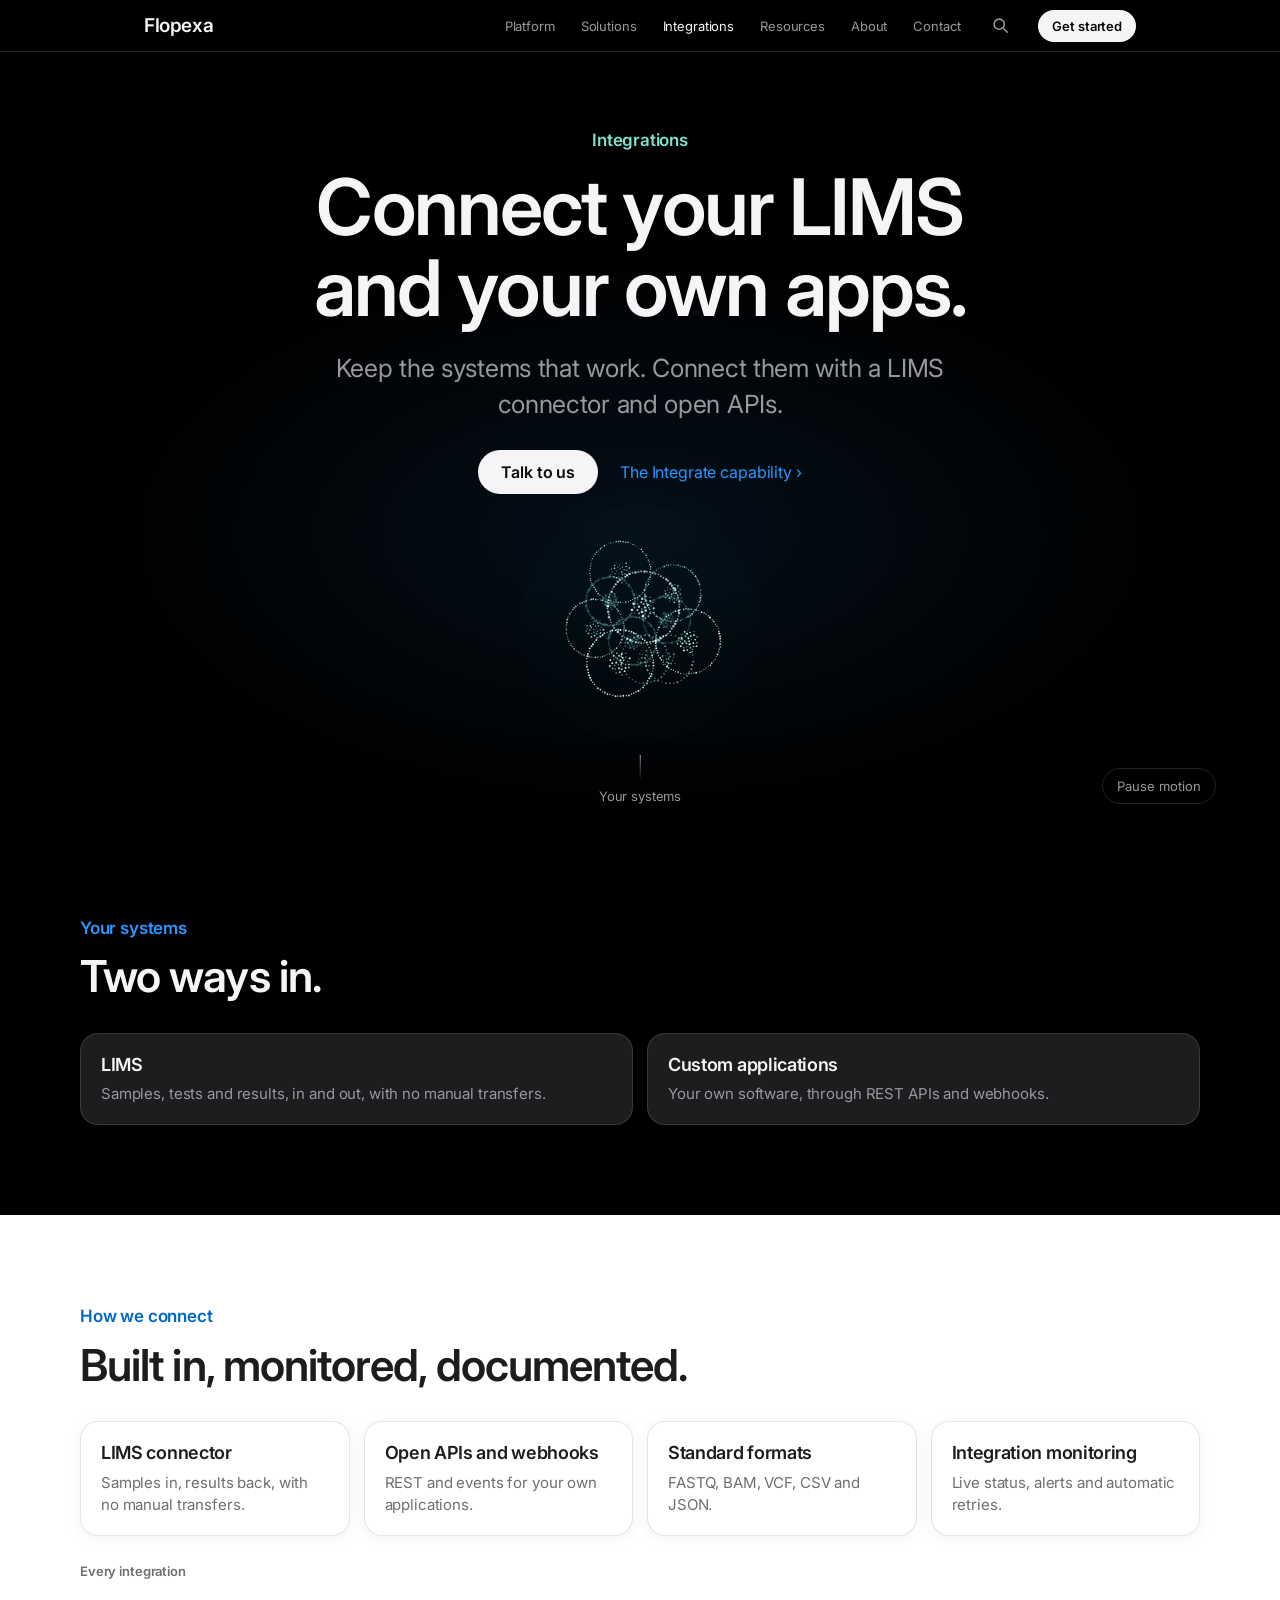
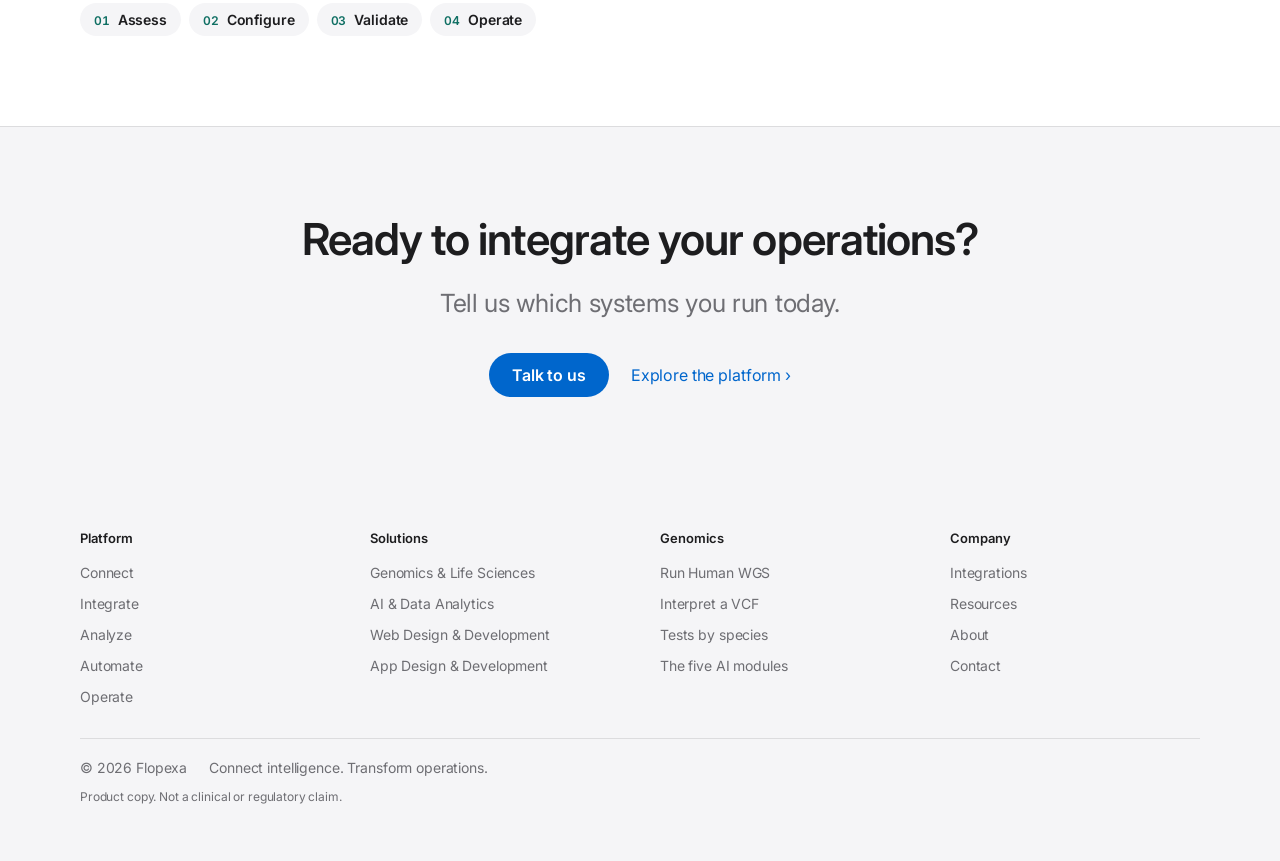
<file: integrations.html>
<!doctype html>
<html lang="en" data-contact="">
<head>
<meta charset="utf-8">
<meta name="viewport" content="width=device-width,initial-scale=1">
<link rel="icon" href="data:,">
<title>Integrations — Flopexa</title>
<meta name="description" content="Flopexa connects your LIMS and your own applications, through a LIMS connector and open APIs.">
<link rel="preconnect" href="https://fonts.googleapis.com">
<link rel="preconnect" href="https://fonts.gstatic.com" crossorigin>
<link rel="stylesheet" href="https://fonts.googleapis.com/css2?family=Inter:wght@400;500;600&display=swap">
<link rel="stylesheet" href="assets/flopexa.css">
</head>
<body>
<a class="skip" href="#main">Skip to content</a>
<header class="nav">
  <div class="nav-in">
    <a class="nav-brand" href="index.html">Flopexa</a>
    <nav class="nav-links" id="site-nav" aria-label="Main">
      <div class="nav-head"><button class="nav-close" type="button" aria-label="Close menu"><svg viewBox="0 0 20 20" aria-hidden="true"><path d="M4 4l12 12M16 4L4 16" stroke="currentColor" stroke-width="1.8" stroke-linecap="round"/></svg></button></div>
      <a href="platform.html">Platform</a>
      <a href="solutions.html">Solutions</a>
      <a href="integrations.html" aria-current="page">Integrations</a>
      <a href="resources.html">Resources</a>
      <a href="about.html">About</a>
      <a href="contact.html">Contact</a>
      <a class="btn nav-cta" href="contact.html">Get started</a>
    </nav>
    <button class="nav-search" type="button" data-search aria-label="Search the site" aria-haspopup="dialog"><svg viewBox="0 0 20 20" aria-hidden="true"><circle cx="8.5" cy="8.5" r="6" fill="none" stroke="currentColor" stroke-width="1.8"/><path d="M13 13l5 5" stroke="currentColor" stroke-width="1.8" stroke-linecap="round"/></svg></button>
    <a class="btn btn-nav" href="contact.html">Get started</a>
    <button class="nav-menu" type="button" aria-expanded="false" aria-controls="site-nav" aria-label="Open menu"><svg viewBox="0 0 20 20" aria-hidden="true"><path d="M3 5.5h14M3 10h14M3 14.5h14" stroke="currentColor" stroke-width="1.8" stroke-linecap="round"/></svg></button>
  </div>
  <div class="nav-scrim" aria-hidden="true"></div>
</header>
<main id="main" style="--tint:#7EE0D0;--tint-ink:#0F6F63">
  <section class="hero hero--sub">
    <div class="hero-copy">
      <p class="eyebrow" style="color:var(--tint)">Integrations</p>
      <h1>Connect your LIMS and your own apps.</h1>
      <p class="lead">Keep the systems that work. Connect them with a LIMS connector and open APIs.</p>
      <div class="cta"><a class="btn" href="contact.html?topic=integrations">Talk to us</a><a class="link" href="platform.html#integrate">The Integrate capability</a></div>
    </div>
    <div class="hero-field"><canvas data-field data-shape="cell" data-color="#7EE0D0" aria-hidden="true"></canvas></div>
    <a class="cue" href="#systems"><i></i>Your systems</a>
    <button type="button" class="motion" aria-pressed="false">Pause motion</button>
  </section>

  <section class="s s-dark" id="systems"><div class="wrap rise">
    <p class="eyebrow">Your systems</p>
    <h2>Two ways in.</h2>
    <div class="cards cards--2">
      <article class="card card--mini"><h3>LIMS</h3><p>Samples, tests and results, in and out, with no manual transfers.</p></article>
      <article class="card card--mini"><h3>Custom applications</h3><p>Your own software, through REST APIs and webhooks.</p></article>
    </div>
  </div></section>

  <section class="s s-white" id="how"><div class="wrap rise">
    <p class="eyebrow">How we connect</p>
    <h2>Built in, monitored, documented.</h2>
    <div class="cards cards--4">
      <article class="card card--mini"><h3>LIMS connector</h3><p>Samples in, results back, with no manual transfers.</p></article>
      <article class="card card--mini"><h3>Open APIs and webhooks</h3><p>REST and events for your own applications.</p></article>
      <article class="card card--mini"><h3>Standard formats</h3><p>FASTQ, BAM, VCF, CSV and JSON.</p></article>
      <article class="card card--mini"><h3>Integration monitoring</h3><p>Live status, alerts and automatic retries.</p></article>
    </div>
    <p class="flow-h" id="int-how">Every integration</p>
    <ol class="flowline" aria-labelledby="int-how"><li>Assess</li><li>Configure</li><li>Validate</li><li>Operate</li></ol>
  </div></section>

  <section class="s s-light mid" id="start"><div class="wrap rise">
    <h2>Ready to integrate your operations?</h2>
    <p class="lead">Tell us which systems you run today.</p>
    <div class="cta">
      <a class="btn" href="contact.html?topic=integrations">Talk to us</a>
      <a class="link" href="platform.html">Explore the platform</a>
    </div>
  </div></section>
</main>
<footer class="foot"><div class="foot-in">
  <div class="foot-cols">
    <div><h3>Platform</h3><ul>
      <li><a href="platform.html#connect">Connect</a></li>
      <li><a href="platform.html#integrate">Integrate</a></li>
      <li><a href="platform.html#analyze">Analyze</a></li>
      <li><a href="platform.html#automate">Automate</a></li>
      <li><a href="platform.html#operate">Operate</a></li></ul></div>
    <div><h3>Solutions</h3><ul>
      <li><a href="genomics.html">Genomics &amp; Life Sciences</a></li>
      <li><a href="solutions.html#ai-data-analytics">AI &amp; Data Analytics</a></li>
      <li><a href="solutions.html#web-design-development">Web Design &amp; Development</a></li>
      <li><a href="solutions.html#app-design-development">App Design &amp; Development</a></li></ul></div>
    <div><h3>Genomics</h3><ul>
      <li><a href="human-wgs.html">Run Human WGS</a></li>
      <li><a href="human-wgs.html#interpret">Interpret a VCF</a></li>
      <li><a href="genomics.html#tests">Tests by species</a></li>
      <li><a href="genomics.html#modules">The five AI modules</a></li></ul></div>
    <div><h3>Company</h3><ul>
      <li><a href="integrations.html">Integrations</a></li>
      <li><a href="resources.html">Resources</a></li>
      <li><a href="about.html">About</a></li>
      <li><a href="contact.html">Contact</a></li></ul></div>
  </div>
  <div class="foot-end"><span>© 2026 Flopexa</span><span>Connect intelligence. Transform operations.</span></div>
  <p class="fine">Product copy. Not a clinical or regulatory claim.</p>
</div></footer>
<script src="assets/field.js"></script>
<script src="assets/site.js"></script>
</body>
</html>
</file>
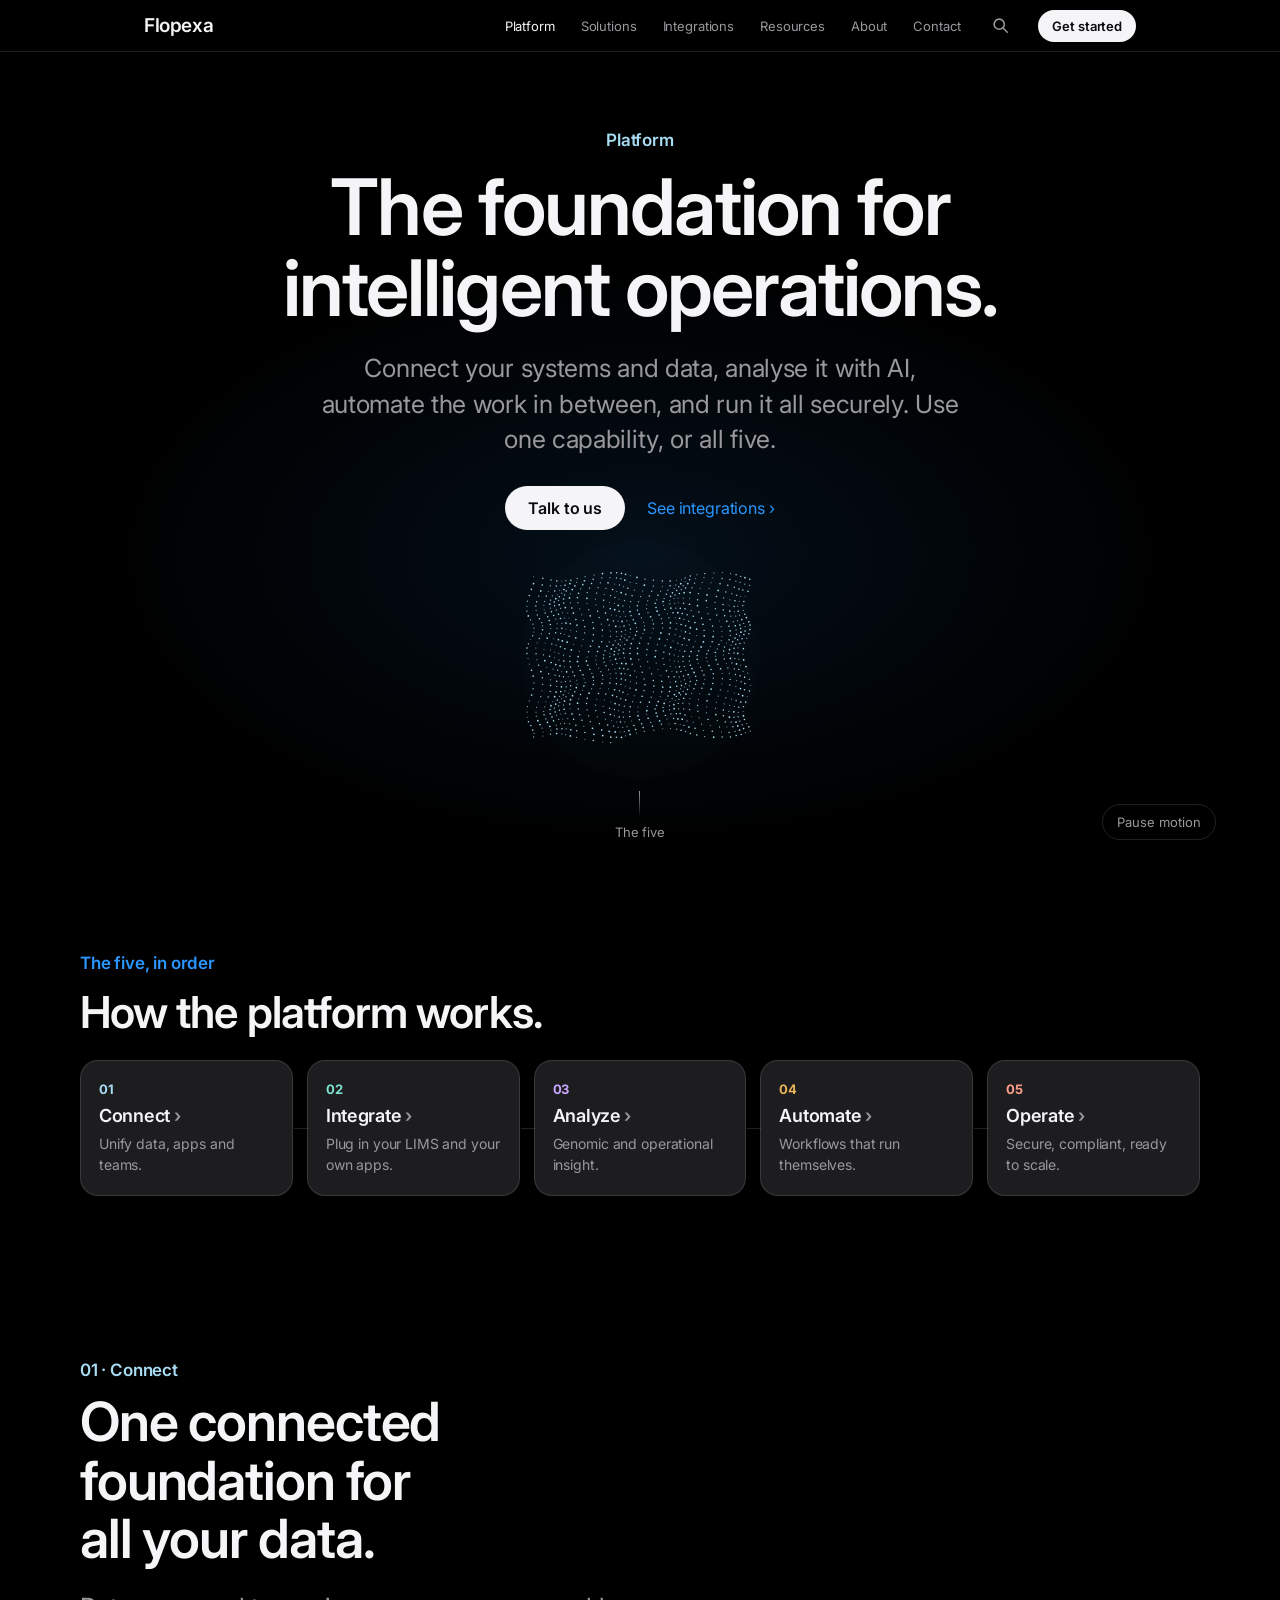
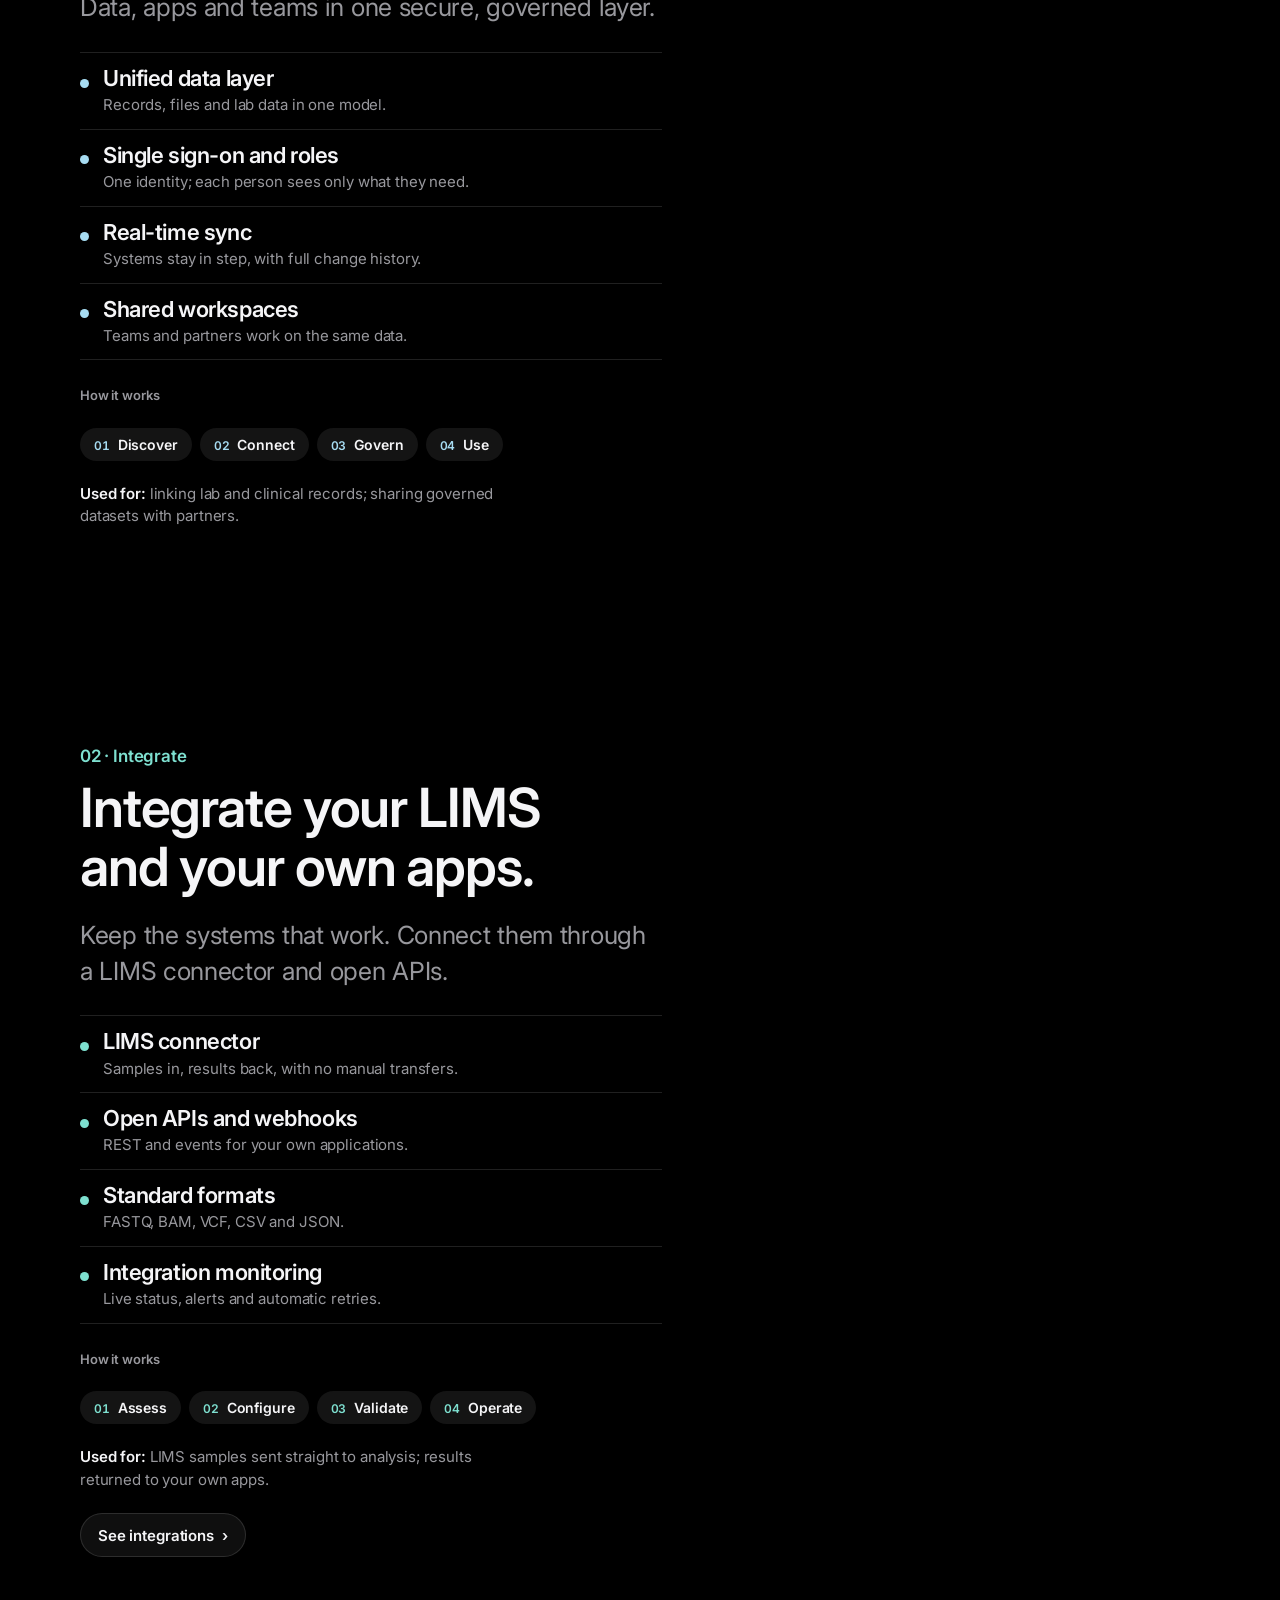
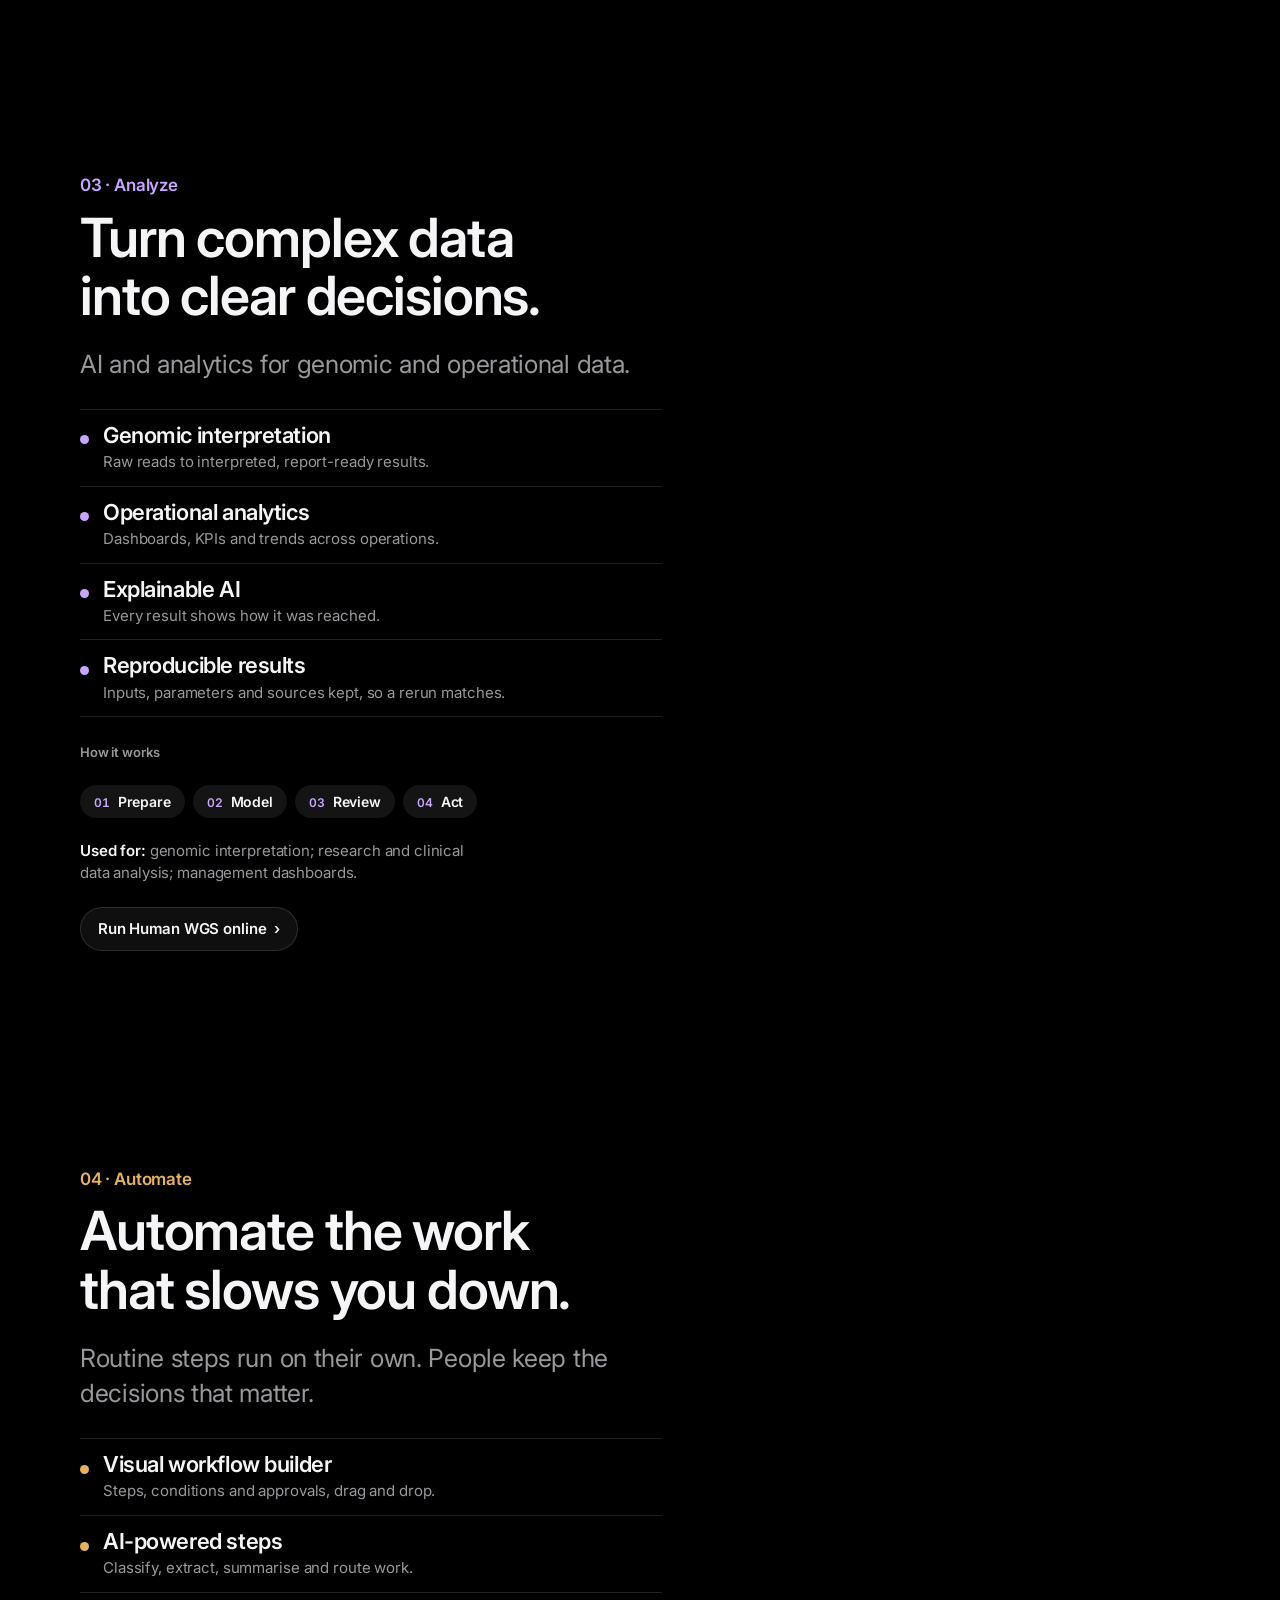
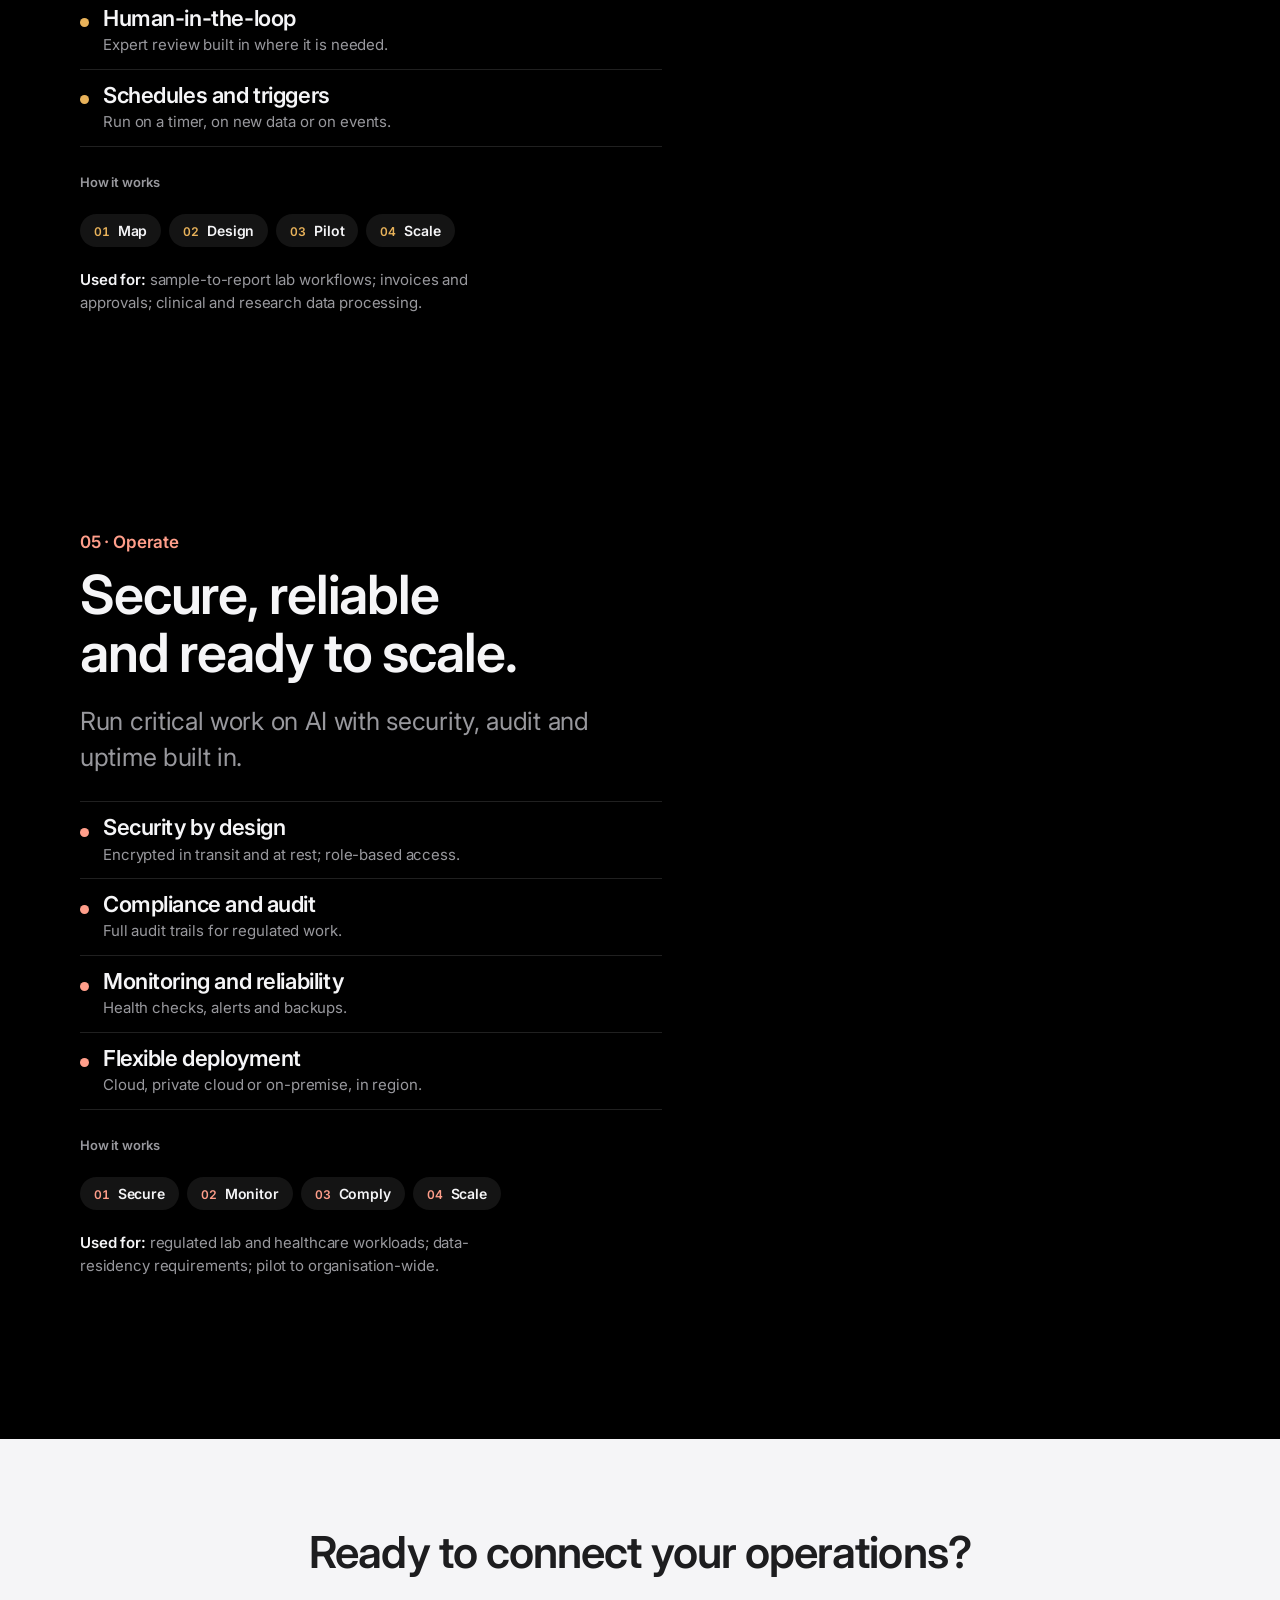
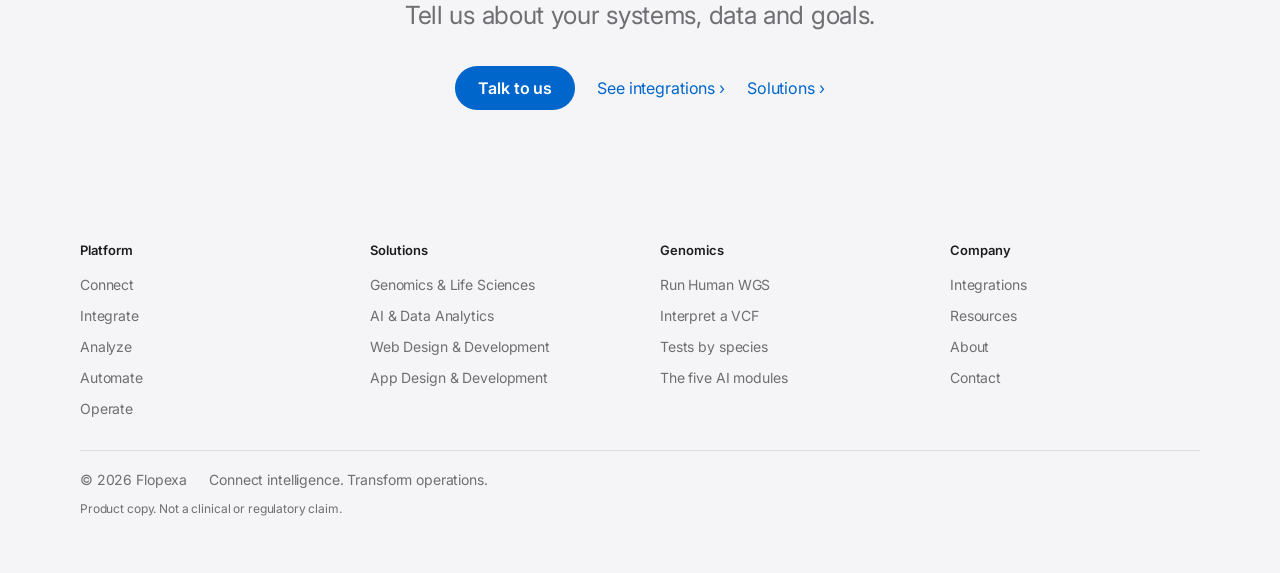
<file: platform.html>
<!doctype html>
<html lang="en" data-contact="">
<head>
<meta charset="utf-8">
<meta name="viewport" content="width=device-width,initial-scale=1">
<link rel="icon" href="data:,">
<title>Platform — Flopexa</title>
<meta name="description" content="Connect, Integrate, Analyze, Automate and Operate: the five capabilities of the Flopexa AI platform.">
<link rel="preconnect" href="https://fonts.googleapis.com">
<link rel="preconnect" href="https://fonts.gstatic.com" crossorigin>
<link rel="stylesheet" href="https://fonts.googleapis.com/css2?family=Inter:wght@400;500;600&display=swap">
<link rel="stylesheet" href="assets/flopexa.css">
</head>
<body>
<a class="skip" href="#main">Skip to content</a>
<header class="nav">
  <div class="nav-in">
    <a class="nav-brand" href="index.html">Flopexa</a>
    <nav class="nav-links" id="site-nav" aria-label="Main">
      <div class="nav-head"><button class="nav-close" type="button" aria-label="Close menu"><svg viewBox="0 0 20 20" aria-hidden="true"><path d="M4 4l12 12M16 4L4 16" stroke="currentColor" stroke-width="1.8" stroke-linecap="round"/></svg></button></div>
      <a href="platform.html" aria-current="page">Platform</a>
      <a href="solutions.html">Solutions</a>
      <a href="integrations.html">Integrations</a>
      <a href="resources.html">Resources</a>
      <a href="about.html">About</a>
      <a href="contact.html">Contact</a>
      <a class="btn nav-cta" href="contact.html">Get started</a>
    </nav>
    <button class="nav-search" type="button" data-search aria-label="Search the site" aria-haspopup="dialog"><svg viewBox="0 0 20 20" aria-hidden="true"><circle cx="8.5" cy="8.5" r="6" fill="none" stroke="currentColor" stroke-width="1.8"/><path d="M13 13l5 5" stroke="currentColor" stroke-width="1.8" stroke-linecap="round"/></svg></button>
    <a class="btn btn-nav" href="contact.html">Get started</a>
    <button class="nav-menu" type="button" aria-expanded="false" aria-controls="site-nav" aria-label="Open menu"><svg viewBox="0 0 20 20" aria-hidden="true"><path d="M3 5.5h14M3 10h14M3 14.5h14" stroke="currentColor" stroke-width="1.8" stroke-linecap="round"/></svg></button>
  </div>
  <div class="nav-scrim" aria-hidden="true"></div>
</header>
<main id="main" style="--tint:#A7DCF2;--tint-ink:#0F5F7F">
  <section class="hero hero--sub">
    <div class="hero-copy">
      <p class="eyebrow" style="color:var(--tint)">Platform</p>
      <h1>The foundation for intelligent operations.</h1>
      <p class="lead">Connect your systems and data, analyse it with AI, automate the work in between, and run it all securely. Use one capability, or all five.</p>
      <div class="cta"><a class="btn" href="contact.html?topic=platform">Talk to us</a><a class="link" href="integrations.html">See integrations</a></div>
    </div>
    <div class="hero-field"><canvas data-field data-shape="lattice" data-color="#A7DCF2" aria-hidden="true"></canvas></div>
    <a class="cue" href="#overview"><i></i>The five</a>
    <button type="button" class="motion" aria-pressed="false">Pause motion</button>
  </section>

  <section class="s s-dark s-intro" id="overview"><div class="wrap rise">
    <p class="eyebrow">The five, in order</p>
    <h2>How the platform works.</h2>
    <ol class="pipe pipe--links" aria-label="Capabilities on this page">
      <li style="--tint:#A7DCF2"><a href="#connect"><b>01</b><h3>Connect</h3><p>Unify data, apps and teams.</p></a></li>
      <li style="--tint:#7EE0D0"><a href="#integrate"><b>02</b><h3>Integrate</h3><p>Plug in your LIMS and your own apps.</p></a></li>
      <li style="--tint:#C8A6FF"><a href="#analyze"><b>03</b><h3>Analyze</h3><p>Genomic and operational insight.</p></a></li>
      <li style="--tint:#E8B25A"><a href="#automate"><b>04</b><h3>Automate</h3><p>Workflows that run themselves.</p></a></li>
      <li style="--tint:#FF9E8A"><a href="#operate"><b>05</b><h3>Operate</h3><p>Secure, compliant, ready to scale.</p></a></li>
    </ol>
  </div></section>

  <section class="stage"><div class="stage-in">
    <div class="stage-sticky"><canvas data-field data-shape="lattice" data-color="#A7DCF2" data-zoom=".8" data-cx=".76" aria-hidden="true"></canvas></div>
    <div class="panels">
      <div class="panel" id="connect" style="--tint:#A7DCF2" data-shape="lattice" data-color="#A7DCF2" data-zoom=".8" data-cx=".76">
        <div class="panel-field"><canvas data-field data-shape="lattice" data-color="#A7DCF2" aria-hidden="true"></canvas></div>
        <p class="eyebrow">01 · Connect</p>
        <h2>One connected foundation for all your data.</h2>
        <p class="lead">Data, apps and teams in one secure, governed layer.</p>
        <ul class="big big--sm"><li><i style="background:#A7DCF2"></i><div><h3>Unified data layer</h3><p>Records, files and lab data in one model.</p></div></li><li><i style="background:#A7DCF2"></i><div><h3>Single sign-on and roles</h3><p>One identity; each person sees only what they need.</p></div></li><li><i style="background:#A7DCF2"></i><div><h3>Real-time sync</h3><p>Systems stay in step, with full change history.</p></div></li><li><i style="background:#A7DCF2"></i><div><h3>Shared workspaces</h3><p>Teams and partners work on the same data.</p></div></li></ul>
        <p class="flow-h" id="connect-how">How it works</p>
        <ol class="flowline" aria-labelledby="connect-how"><li>Discover</li><li>Connect</li><li>Govern</li><li>Use</li></ol>
        <p class="also"><strong>Used for:</strong> linking lab and clinical records; sharing governed datasets with partners.</p>
      </div>
      <div class="panel" id="integrate" style="--tint:#7EE0D0" data-shape="cell" data-color="#7EE0D0" data-zoom=".8" data-cx=".76">
        <div class="panel-field"><canvas data-field data-shape="cell" data-color="#7EE0D0" aria-hidden="true"></canvas></div>
        <p class="eyebrow">02 · Integrate</p>
        <h2>Integrate your LIMS and your own apps.</h2>
        <p class="lead">Keep the systems that work. Connect them through a LIMS connector and open APIs.</p>
        <ul class="big big--sm"><li><i style="background:#7EE0D0"></i><div><h3>LIMS connector</h3><p>Samples in, results back, with no manual transfers.</p></div></li><li><i style="background:#7EE0D0"></i><div><h3>Open APIs and webhooks</h3><p>REST and events for your own applications.</p></div></li><li><i style="background:#7EE0D0"></i><div><h3>Standard formats</h3><p>FASTQ, BAM, VCF, CSV and JSON.</p></div></li><li><i style="background:#7EE0D0"></i><div><h3>Integration monitoring</h3><p>Live status, alerts and automatic retries.</p></div></li></ul>
        <p class="flow-h" id="integrate-how">How it works</p>
        <ol class="flowline" aria-labelledby="integrate-how"><li>Assess</li><li>Configure</li><li>Validate</li><li>Operate</li></ol>
        <p class="also"><strong>Used for:</strong> LIMS samples sent straight to analysis; results returned to your own apps.</p>
        <a class="btn-ghost" href="integrations.html">See integrations</a>
      </div>
      <div class="panel" id="analyze" style="--tint:#C8A6FF" data-shape="helix" data-color="#C8A6FF" data-zoom=".8" data-cx=".76">
        <div class="panel-field"><canvas data-field data-shape="helix" data-color="#C8A6FF" aria-hidden="true"></canvas></div>
        <p class="eyebrow">03 · Analyze</p>
        <h2>Turn complex data into clear decisions.</h2>
        <p class="lead">AI and analytics for genomic and operational data.</p>
        <ul class="big big--sm"><li><i style="background:#C8A6FF"></i><div><h3>Genomic interpretation</h3><p>Raw reads to interpreted, report-ready results.</p></div></li><li><i style="background:#C8A6FF"></i><div><h3>Operational analytics</h3><p>Dashboards, KPIs and trends across operations.</p></div></li><li><i style="background:#C8A6FF"></i><div><h3>Explainable AI</h3><p>Every result shows how it was reached.</p></div></li><li><i style="background:#C8A6FF"></i><div><h3>Reproducible results</h3><p>Inputs, parameters and sources kept, so a rerun matches.</p></div></li></ul>
        <p class="flow-h" id="analyze-how">How it works</p>
        <ol class="flowline" aria-labelledby="analyze-how"><li>Prepare</li><li>Model</li><li>Review</li><li>Act</li></ol>
        <p class="also"><strong>Used for:</strong> genomic interpretation; research and clinical data analysis; management dashboards.</p>
        <a class="btn-ghost" href="human-wgs.html">Run Human WGS online</a>
      </div>
      <div class="panel" id="automate" style="--tint:#E8B25A" data-shape="pulse" data-color="#E8B25A" data-zoom=".8" data-cx=".76">
        <div class="panel-field"><canvas data-field data-shape="pulse" data-color="#E8B25A" aria-hidden="true"></canvas></div>
        <p class="eyebrow">04 · Automate</p>
        <h2>Automate the work that slows you down.</h2>
        <p class="lead">Routine steps run on their own. People keep the decisions that matter.</p>
        <ul class="big big--sm"><li><i style="background:#E8B25A"></i><div><h3>Visual workflow builder</h3><p>Steps, conditions and approvals, drag and drop.</p></div></li><li><i style="background:#E8B25A"></i><div><h3>AI-powered steps</h3><p>Classify, extract, summarise and route work.</p></div></li><li><i style="background:#E8B25A"></i><div><h3>Human-in-the-loop</h3><p>Expert review built in where it is needed.</p></div></li><li><i style="background:#E8B25A"></i><div><h3>Schedules and triggers</h3><p>Run on a timer, on new data or on events.</p></div></li></ul>
        <p class="flow-h" id="automate-how">How it works</p>
        <ol class="flowline" aria-labelledby="automate-how"><li>Map</li><li>Design</li><li>Pilot</li><li>Scale</li></ol>
        <p class="also"><strong>Used for:</strong> sample-to-report lab workflows; invoices and approvals; clinical and research data processing.</p>
      </div>
      <div class="panel" id="operate" style="--tint:#FF9E8A" data-shape="clinic" data-color="#FF9E8A" data-zoom=".8" data-cx=".76">
        <div class="panel-field"><canvas data-field data-shape="clinic" data-color="#FF9E8A" aria-hidden="true"></canvas></div>
        <p class="eyebrow">05 · Operate</p>
        <h2>Secure, reliable and ready to scale.</h2>
        <p class="lead">Run critical work on AI with security, audit and uptime built in.</p>
        <ul class="big big--sm"><li><i style="background:#FF9E8A"></i><div><h3>Security by design</h3><p>Encrypted in transit and at rest; role-based access.</p></div></li><li><i style="background:#FF9E8A"></i><div><h3>Compliance and audit</h3><p>Full audit trails for regulated work.</p></div></li><li><i style="background:#FF9E8A"></i><div><h3>Monitoring and reliability</h3><p>Health checks, alerts and backups.</p></div></li><li><i style="background:#FF9E8A"></i><div><h3>Flexible deployment</h3><p>Cloud, private cloud or on-premise, in region.</p></div></li></ul>
        <p class="flow-h" id="operate-how">How it works</p>
        <ol class="flowline" aria-labelledby="operate-how"><li>Secure</li><li>Monitor</li><li>Comply</li><li>Scale</li></ol>
        <p class="also"><strong>Used for:</strong> regulated lab and healthcare workloads; data-residency requirements; pilot to organisation-wide.</p>
      </div>
    </div>
  </div></section>

  <section class="s s-light mid" id="start"><div class="wrap rise">
    <h2>Ready to connect your operations?</h2>
    <p class="lead">Tell us about your systems, data and goals.</p>
    <div class="cta">
      <a class="btn" href="contact.html?topic=platform">Talk to us</a>
      <a class="link" href="integrations.html">See integrations</a>
      <a class="link" href="solutions.html">Solutions</a>
    </div>
  </div></section>
</main>
<footer class="foot"><div class="foot-in">
  <div class="foot-cols">
    <div><h3>Platform</h3><ul>
      <li><a href="platform.html#connect">Connect</a></li>
      <li><a href="platform.html#integrate">Integrate</a></li>
      <li><a href="platform.html#analyze">Analyze</a></li>
      <li><a href="platform.html#automate">Automate</a></li>
      <li><a href="platform.html#operate">Operate</a></li></ul></div>
    <div><h3>Solutions</h3><ul>
      <li><a href="genomics.html">Genomics &amp; Life Sciences</a></li>
      <li><a href="solutions.html#ai-data-analytics">AI &amp; Data Analytics</a></li>
      <li><a href="solutions.html#web-design-development">Web Design &amp; Development</a></li>
      <li><a href="solutions.html#app-design-development">App Design &amp; Development</a></li></ul></div>
    <div><h3>Genomics</h3><ul>
      <li><a href="human-wgs.html">Run Human WGS</a></li>
      <li><a href="human-wgs.html#interpret">Interpret a VCF</a></li>
      <li><a href="genomics.html#tests">Tests by species</a></li>
      <li><a href="genomics.html#modules">The five AI modules</a></li></ul></div>
    <div><h3>Company</h3><ul>
      <li><a href="integrations.html">Integrations</a></li>
      <li><a href="resources.html">Resources</a></li>
      <li><a href="about.html">About</a></li>
      <li><a href="contact.html">Contact</a></li></ul></div>
  </div>
  <div class="foot-end"><span>© 2026 Flopexa</span><span>Connect intelligence. Transform operations.</span></div>
  <p class="fine">Product copy. Not a clinical or regulatory claim.</p>
</div></footer>
<script src="assets/field.js"></script>
<script src="assets/site.js"></script>
</body>
</html>
</file>
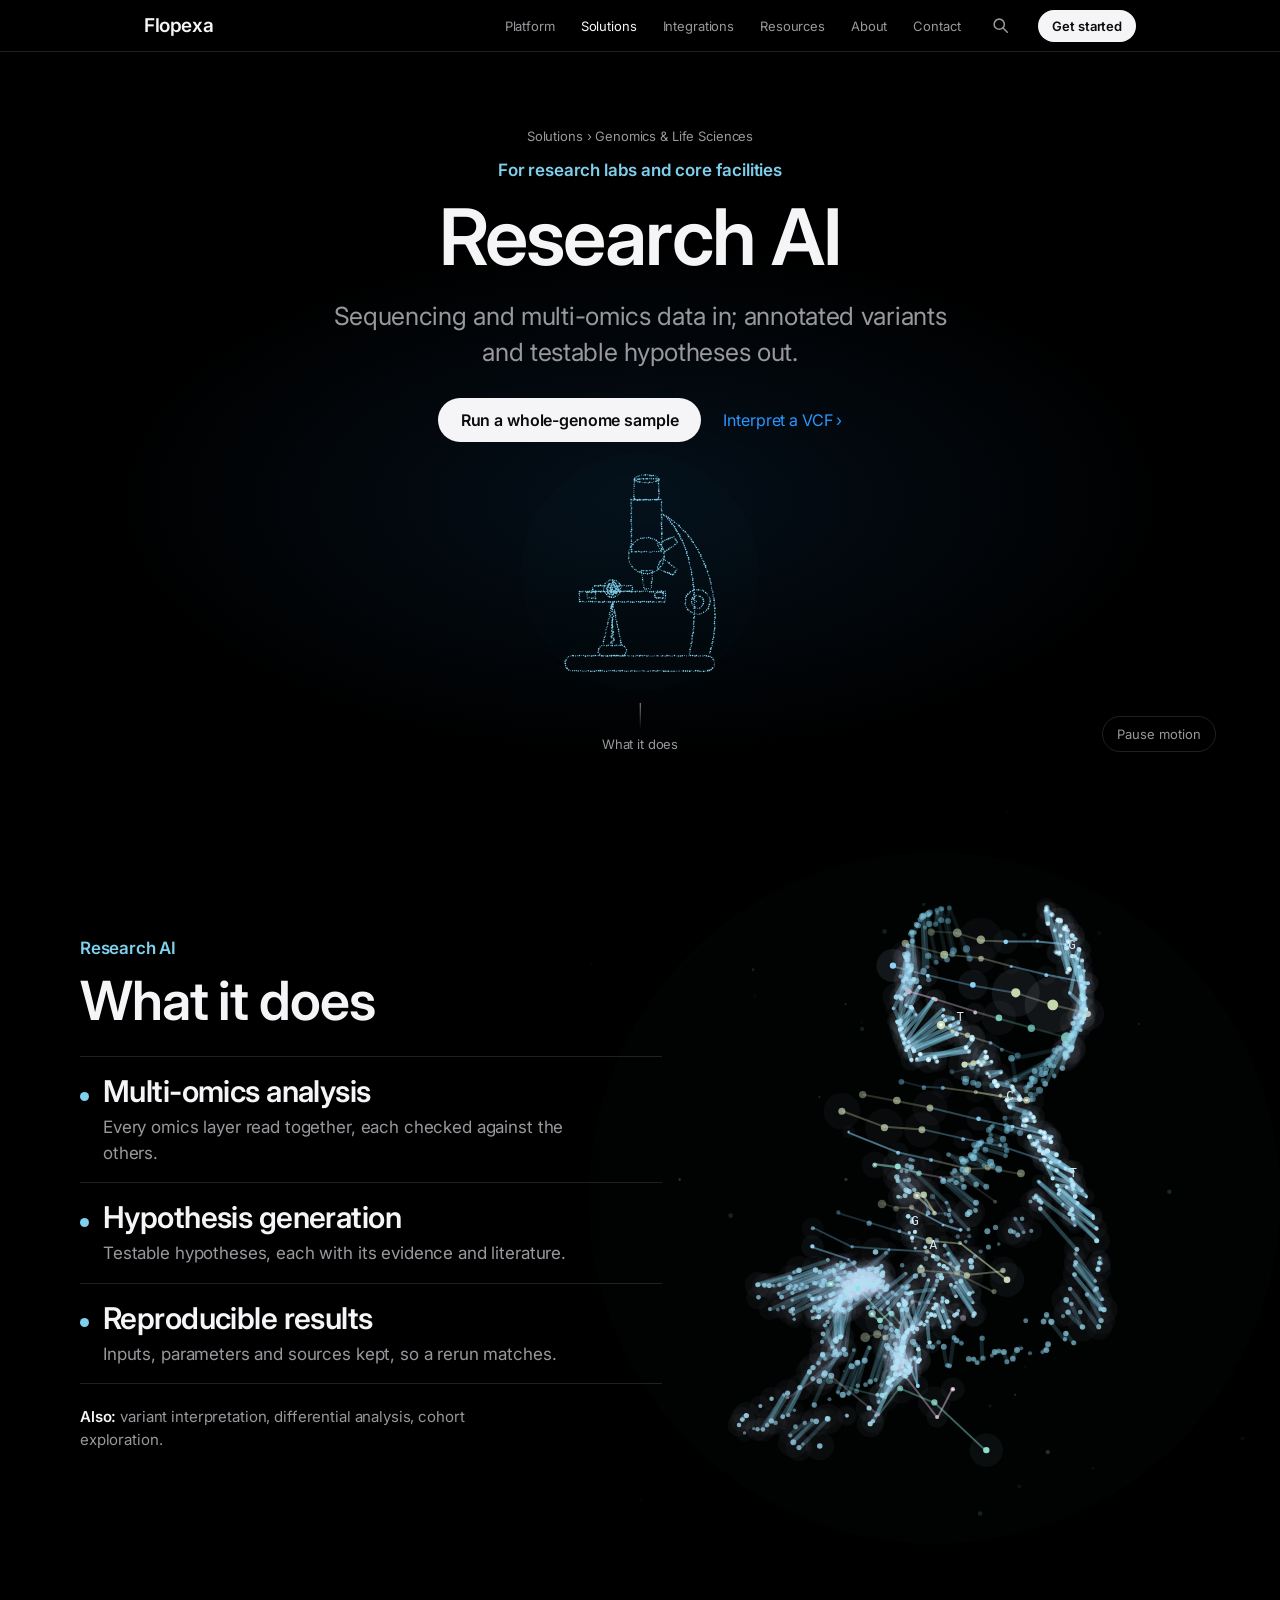
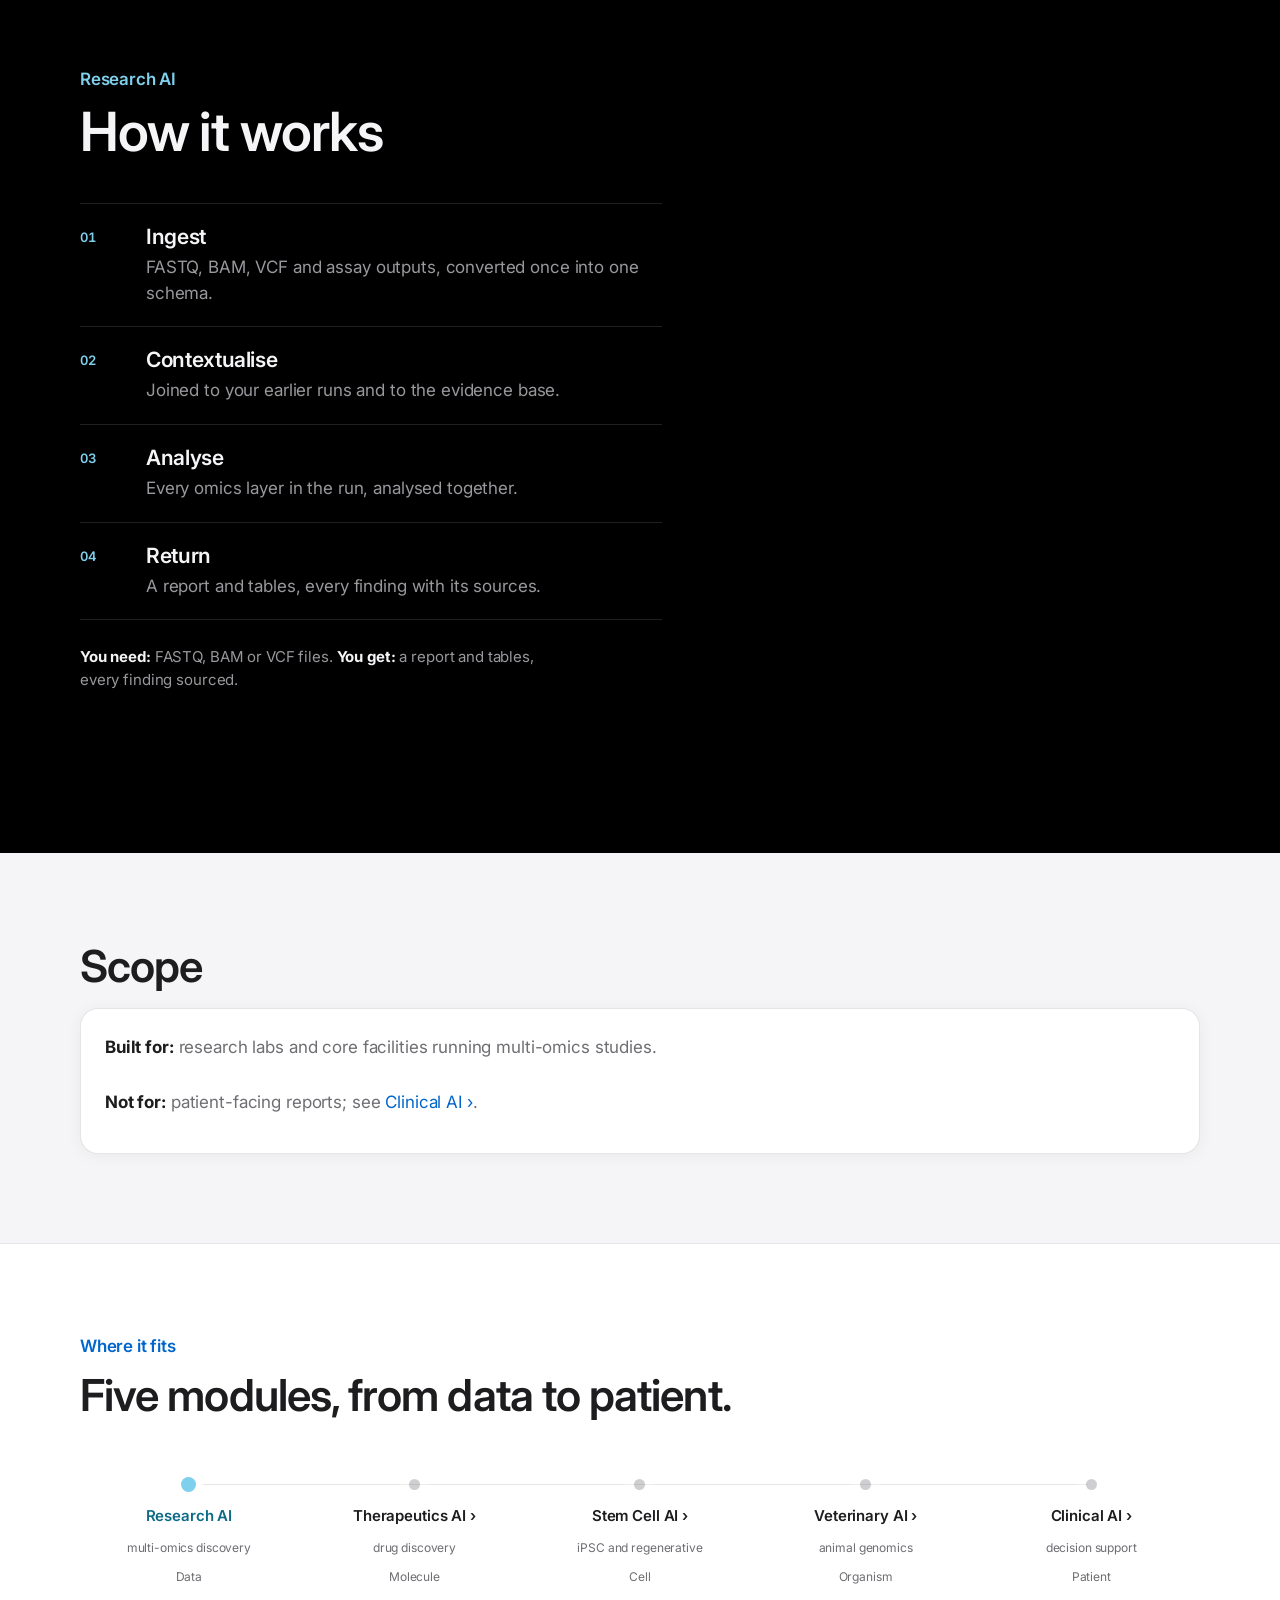
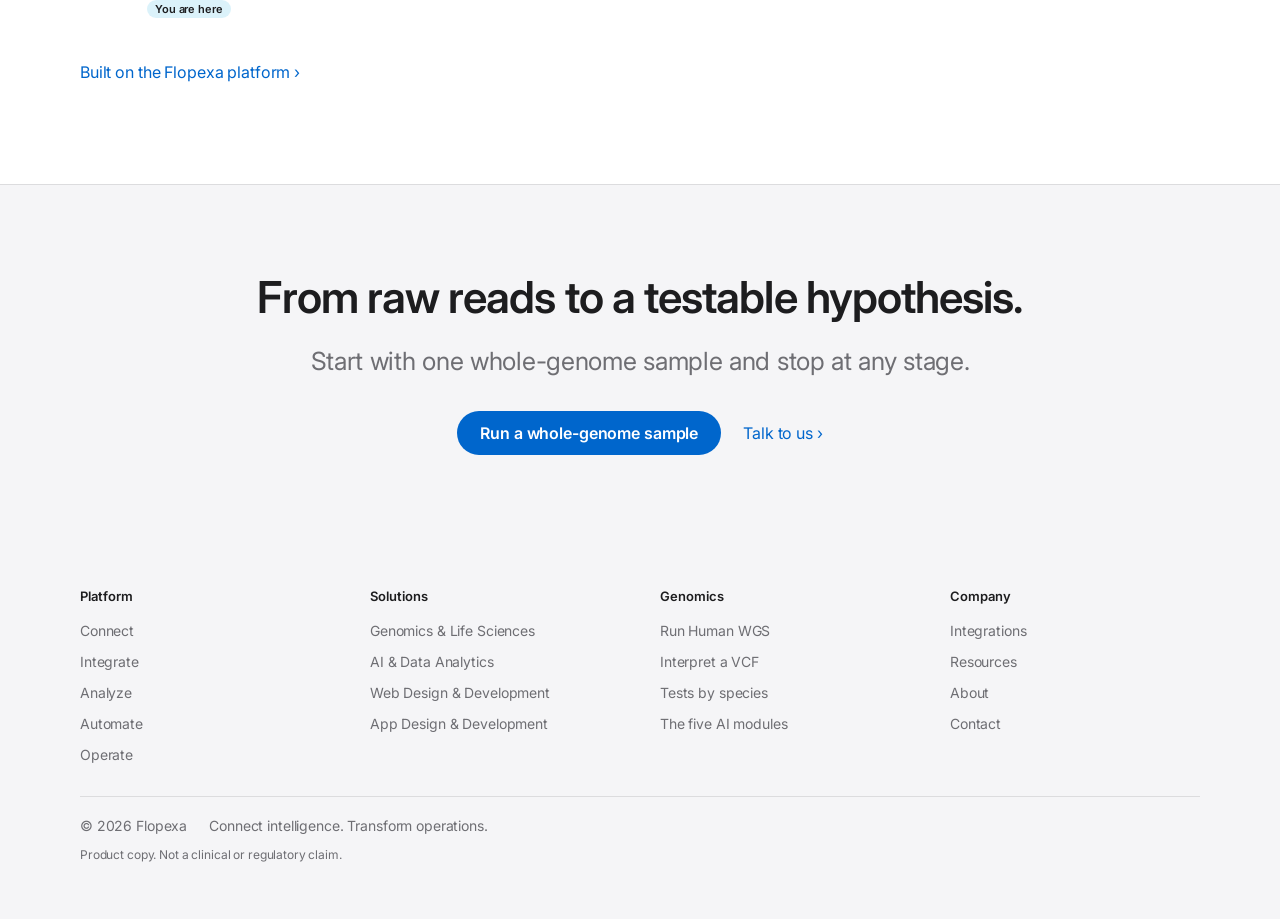
<file: research.html>
<!doctype html>
<html lang="en" data-contact="">
<head>
<meta charset="utf-8">
<meta name="viewport" content="width=device-width,initial-scale=1">
<link rel="icon" href="data:,">
<title>Research AI — Flopexa</title>
<meta name="description" content="Sequencing and multi-omics data in; annotated variants and testable hypotheses out.">
<link rel="preconnect" href="https://fonts.googleapis.com">
<link rel="preconnect" href="https://fonts.gstatic.com" crossorigin>
<link rel="stylesheet" href="https://fonts.googleapis.com/css2?family=Inter:wght@400;500;600&display=swap">
<link rel="stylesheet" href="assets/flopexa.css">
</head>
<body class="page-module">
<a class="skip" href="#main">Skip to content</a>
<header class="nav">
  <div class="nav-in">
    <a class="nav-brand" href="index.html">Flopexa</a>
    <nav class="nav-links" id="site-nav" aria-label="Main">
      <div class="nav-head"><button class="nav-close" type="button" aria-label="Close menu"><svg viewBox="0 0 20 20" aria-hidden="true"><path d="M4 4l12 12M16 4L4 16" stroke="currentColor" stroke-width="1.8" stroke-linecap="round"/></svg></button></div>
      <a href="platform.html">Platform</a>
      <a href="solutions.html" aria-current="true">Solutions</a>
      <a href="integrations.html">Integrations</a>
      <a href="resources.html">Resources</a>
      <a href="about.html">About</a>
      <a href="contact.html">Contact</a>
      <a class="btn nav-cta" href="contact.html">Get started</a>
    </nav>
    <button class="nav-search" type="button" data-search aria-label="Search the site" aria-haspopup="dialog"><svg viewBox="0 0 20 20" aria-hidden="true"><circle cx="8.5" cy="8.5" r="6" fill="none" stroke="currentColor" stroke-width="1.8"/><path d="M13 13l5 5" stroke="currentColor" stroke-width="1.8" stroke-linecap="round"/></svg></button>
    <a class="btn btn-nav" href="contact.html">Get started</a>
    <button class="nav-menu" type="button" aria-expanded="false" aria-controls="site-nav" aria-label="Open menu"><svg viewBox="0 0 20 20" aria-hidden="true"><path d="M3 5.5h14M3 10h14M3 14.5h14" stroke="currentColor" stroke-width="1.8" stroke-linecap="round"/></svg></button>
  </div>
  <div class="nav-scrim" aria-hidden="true"></div>
</header>
<main id="main" style="--tint:#7FD0EC;--tint-ink:#0E6B88">
  <section class="hero hero--sub">
    <div class="hero-copy">
      <nav class="crumb" aria-label="Breadcrumb"><a href="solutions.html">Solutions</a> › <a href="genomics.html">Genomics &amp; Life Sciences</a></nav>
      <p class="eyebrow" style="color:var(--tint)">For research labs and core facilities</p>
      <h1>Research AI</h1>
      <p class="lead">Sequencing and multi-omics data in; annotated variants and testable hypotheses out.</p>
      <div class="cta"><a class="btn" href="human-wgs.html">Run a whole-genome sample</a><a class="link" href="human-wgs.html#interpret">Interpret a VCF</a></div>
    </div>
    <div class="hero-field"><canvas data-field data-shape="micro" data-color="#7FD0EC" aria-hidden="true"></canvas></div>
    <a class="cue" href="#capabilities"><i></i>What it does</a>
    <button type="button" class="motion" aria-pressed="false">Pause motion</button>
  </section>

  <section class="stage"><div class="stage-in">
    <div class="stage-sticky"><canvas data-field data-shape="micro" data-color="#7FD0EC" data-zoom=".80" data-cx=".73" aria-hidden="true"></canvas></div>
    <div class="panels">
      <div class="panel" id="capabilities" data-shape="micro" data-color="#7FD0EC" data-zoom=".80" data-cx=".73">
        <p class="eyebrow">Research AI</p>
        <h2>What it does</h2>
        <ul class="big">
          <li><i style="background:#7FD0EC"></i><div><h3>Multi-omics analysis</h3><p>Every omics layer read together, each checked against the others.</p></div></li>
          <li><i style="background:#7FD0EC"></i><div><h3>Hypothesis generation</h3><p>Testable hypotheses, each with its evidence and literature.</p></div></li>
          <li><i style="background:#7FD0EC"></i><div><h3>Reproducible results</h3><p>Inputs, parameters and sources kept, so a rerun matches.</p></div></li>
        </ul>
        <p class="also"><strong>Also:</strong> variant interpretation, differential analysis, cohort exploration.</p>
      </div>
      <div class="panel" id="how" data-shape="helix" data-color="#7FD0EC" data-zoom=".92" data-cx=".73">
        <div class="panel-field"><canvas data-field data-shape="helix" data-color="#7FD0EC" aria-hidden="true"></canvas></div>
        <p class="eyebrow">Research AI</p>
        <h2>How it works</h2>
        <div class="steps">
          <div class="step"><div><h3>Ingest</h3><p>FASTQ, BAM, VCF and assay outputs, converted once into one schema.</p></div></div>
          <div class="step"><div><h3>Contextualise</h3><p>Joined to your earlier runs and to the evidence base.</p></div></div>
          <div class="step"><div><h3>Analyse</h3><p>Every omics layer in the run, analysed together.</p></div></div>
          <div class="step"><div><h3>Return</h3><p>A report and tables, every finding with its sources.</p></div></div>
        </div>
        <p class="io"><strong>You need:</strong> FASTQ, BAM or VCF files. <strong>You get:</strong> a report and tables, every finding sourced.</p>
      </div>
    </div>
  </div></section>

  <section class="s s-light" id="scope"><div class="wrap rise">
    <h2>Scope</h2>
    <div class="card card--light scope">
      <p><strong>Built for:</strong> research labs and core facilities running multi-omics studies.</p>
      <p><strong>Not for:</strong> patient-facing reports; see <a class="link" href="clinical.html">Clinical AI</a>.</p>
    </div>
  </div></section>

  <section class="s s-white" id="fits"><div class="wrap rise">
    <p class="eyebrow">Where it fits</p>
    <h2>Five modules, from data to patient.</h2>
    <div class="ladder">
      <a class="rung on" href="research.html" style="--c:#7FD0EC;--c-ink:#0E6B88" aria-current="page"><span class="rung-dot"></span><span class="rung-name">Research AI</span><span class="rung-desc">multi-omics discovery</span><span class="rung-scale">Data</span><span class="rung-here">You are here</span></a>
      <a class="rung" href="therapeutics.html" style="--c:#E8B25A;--c-ink:#7A4E00"><span class="rung-dot"></span><span class="rung-name">Therapeutics AI</span><span class="rung-desc">drug discovery</span><span class="rung-scale">Molecule</span></a>
      <a class="rung" href="stem-cell.html" style="--c:#7EE0D0;--c-ink:#0F6F63"><span class="rung-dot"></span><span class="rung-name">Stem Cell AI</span><span class="rung-desc">iPSC and regenerative</span><span class="rung-scale">Cell</span></a>
      <a class="rung" href="veterinary.html" style="--c:#FF9E8A;--c-ink:#B03A24"><span class="rung-dot"></span><span class="rung-name">Veterinary AI</span><span class="rung-desc">animal genomics</span><span class="rung-scale">Organism</span></a>
      <a class="rung" href="clinical.html" style="--c:#C8A6FF;--c-ink:#5B3FB0"><span class="rung-dot"></span><span class="rung-name">Clinical AI</span><span class="rung-desc">decision support</span><span class="rung-scale">Patient</span></a>
    </div>
    <div class="cta"><a class="link" href="platform.html">Built on the Flopexa platform</a></div>
  </div></section>

  <section class="s s-light mid" id="start"><div class="wrap rise">
    <h2>From raw reads to a testable hypothesis.</h2>
    <p class="lead">Start with one whole-genome sample and stop at any stage.</p>
    <div class="cta">
      <a class="btn" href="human-wgs.html">Run a whole-genome sample</a>
      <a class="link" href="contact.html?topic=genomics&about=Research%20AI">Talk to us</a>
    </div>
  </div></section>
</main>
<footer class="foot"><div class="foot-in">
  <div class="foot-cols">
    <div><h3>Platform</h3><ul>
      <li><a href="platform.html#connect">Connect</a></li>
      <li><a href="platform.html#integrate">Integrate</a></li>
      <li><a href="platform.html#analyze">Analyze</a></li>
      <li><a href="platform.html#automate">Automate</a></li>
      <li><a href="platform.html#operate">Operate</a></li></ul></div>
    <div><h3>Solutions</h3><ul>
      <li><a href="genomics.html">Genomics &amp; Life Sciences</a></li>
      <li><a href="solutions.html#ai-data-analytics">AI &amp; Data Analytics</a></li>
      <li><a href="solutions.html#web-design-development">Web Design &amp; Development</a></li>
      <li><a href="solutions.html#app-design-development">App Design &amp; Development</a></li></ul></div>
    <div><h3>Genomics</h3><ul>
      <li><a href="human-wgs.html">Run Human WGS</a></li>
      <li><a href="human-wgs.html#interpret">Interpret a VCF</a></li>
      <li><a href="genomics.html#tests">Tests by species</a></li>
      <li><a href="genomics.html#modules">The five AI modules</a></li></ul></div>
    <div><h3>Company</h3><ul>
      <li><a href="integrations.html">Integrations</a></li>
      <li><a href="resources.html">Resources</a></li>
      <li><a href="about.html">About</a></li>
      <li><a href="contact.html">Contact</a></li></ul></div>
  </div>
  <div class="foot-end"><span>© 2026 Flopexa</span><span>Connect intelligence. Transform operations.</span></div>
  <p class="fine">Product copy. Not a clinical or regulatory claim.</p>
</div></footer>
<script src="assets/field.js"></script>
<script src="assets/site.js"></script>
</body>
</html>
</file>
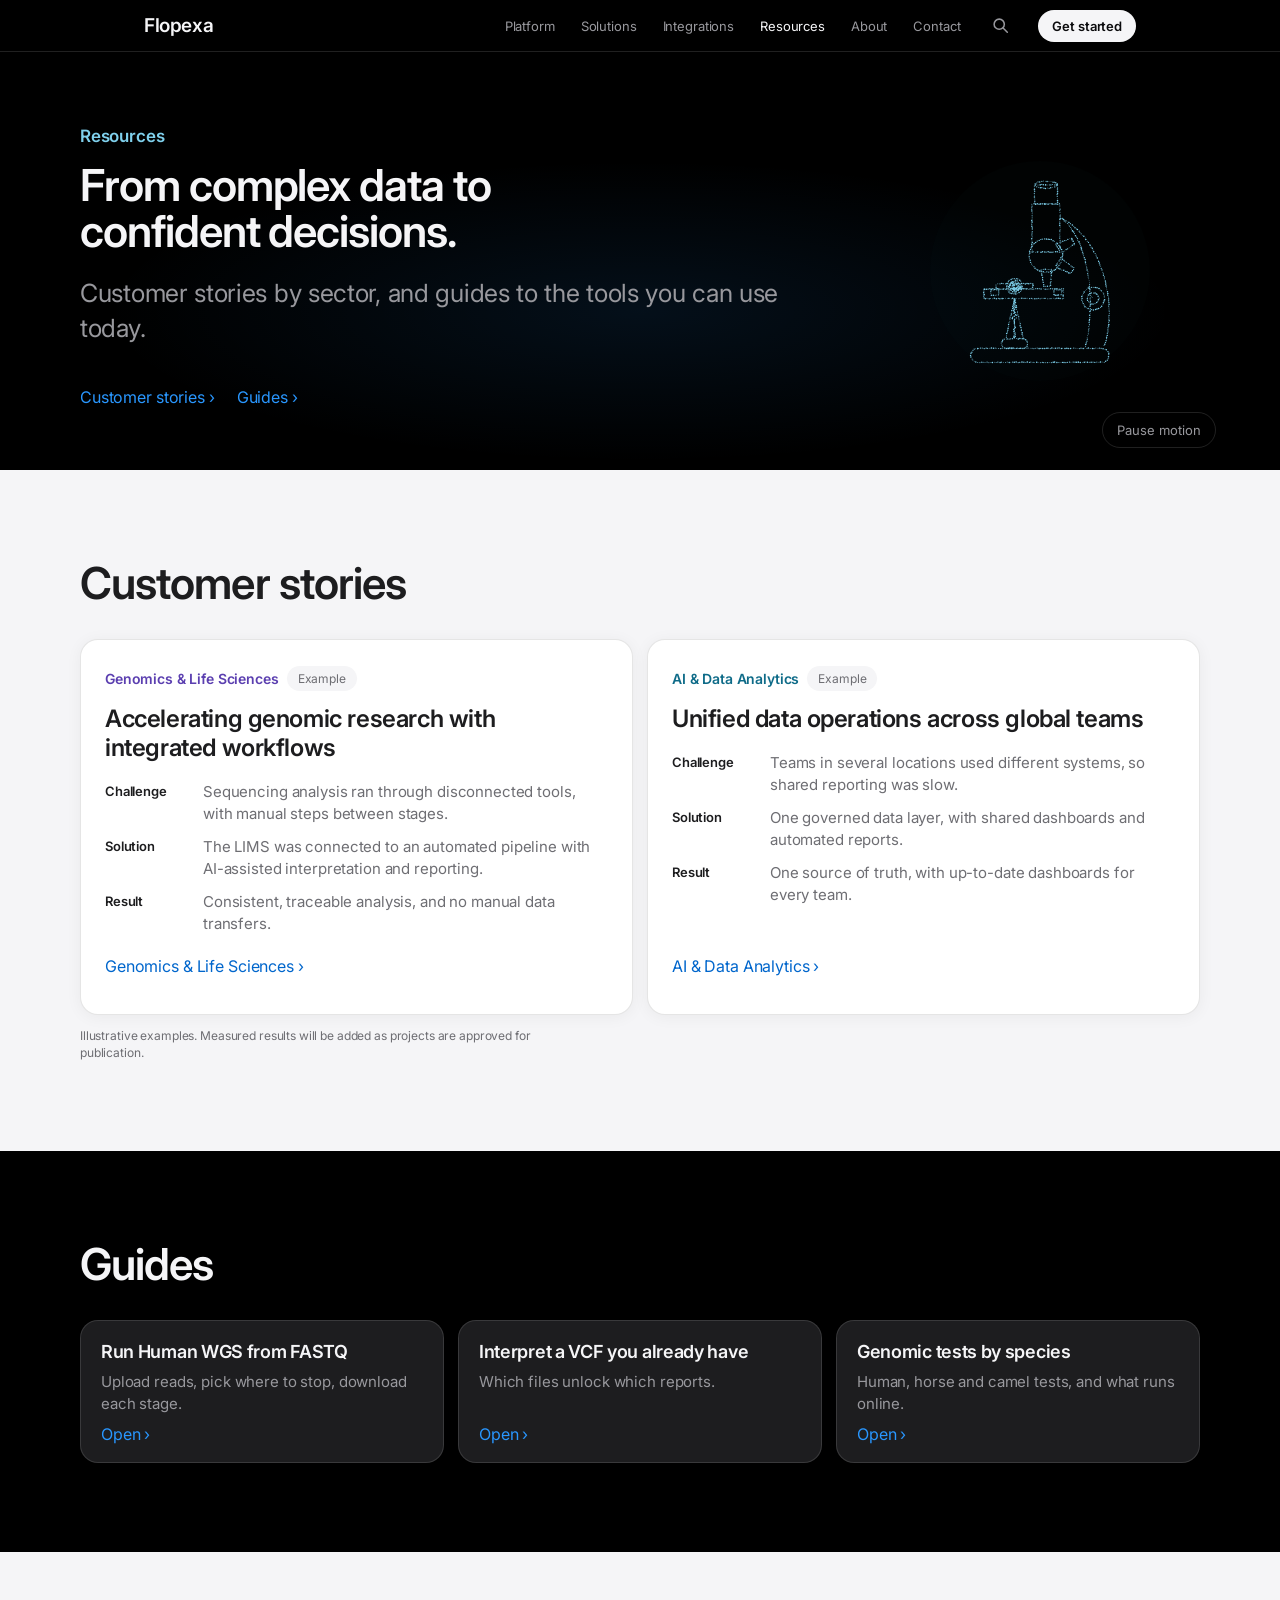
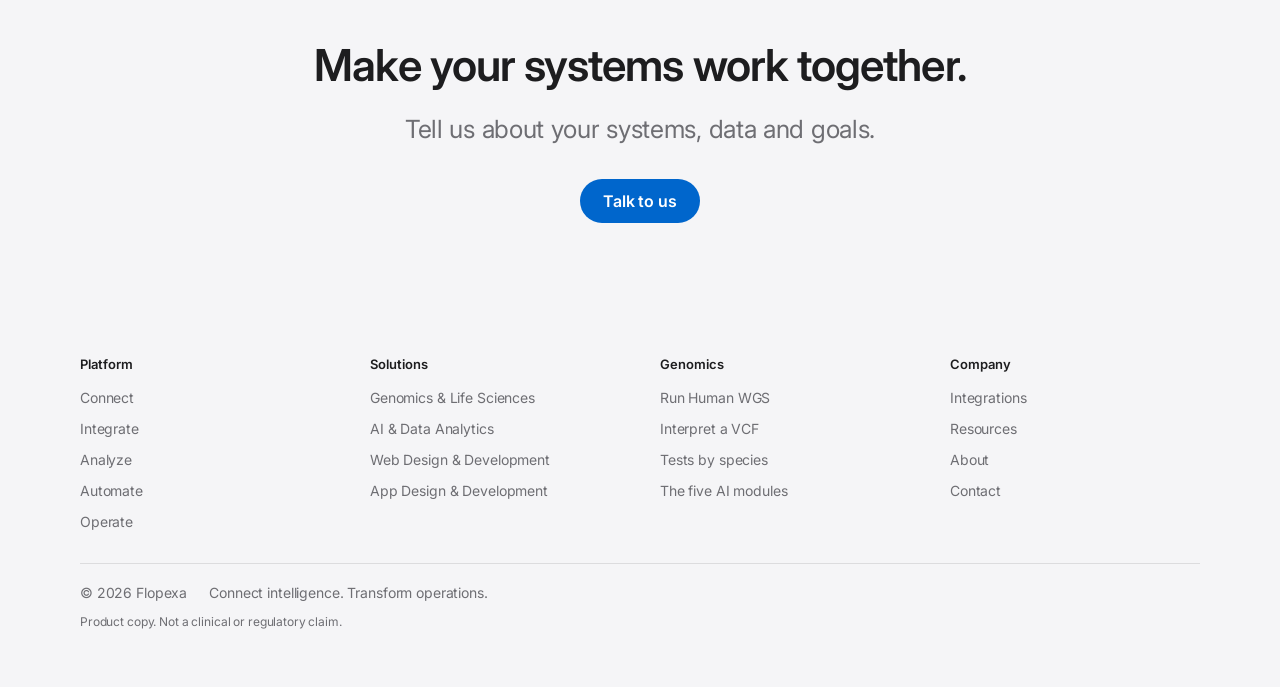
<file: resources.html>
<!doctype html>
<html lang="en" data-contact="">
<head>
<meta charset="utf-8">
<meta name="viewport" content="width=device-width,initial-scale=1">
<link rel="icon" href="data:,">
<title>Resources — Flopexa</title>
<meta name="description" content="Customer stories and guides from Flopexa.">
<link rel="preconnect" href="https://fonts.googleapis.com">
<link rel="preconnect" href="https://fonts.gstatic.com" crossorigin>
<link rel="stylesheet" href="https://fonts.googleapis.com/css2?family=Inter:wght@400;500;600&display=swap">
<link rel="stylesheet" href="assets/flopexa.css">
</head>
<body>
<a class="skip" href="#main">Skip to content</a>
<header class="nav">
  <div class="nav-in">
    <a class="nav-brand" href="index.html">Flopexa</a>
    <nav class="nav-links" id="site-nav" aria-label="Main">
      <div class="nav-head"><button class="nav-close" type="button" aria-label="Close menu"><svg viewBox="0 0 20 20" aria-hidden="true"><path d="M4 4l12 12M16 4L4 16" stroke="currentColor" stroke-width="1.8" stroke-linecap="round"/></svg></button></div>
      <a href="platform.html">Platform</a>
      <a href="solutions.html">Solutions</a>
      <a href="integrations.html">Integrations</a>
      <a href="resources.html" aria-current="page">Resources</a>
      <a href="about.html">About</a>
      <a href="contact.html">Contact</a>
      <a class="btn nav-cta" href="contact.html">Get started</a>
    </nav>
    <button class="nav-search" type="button" data-search aria-label="Search the site" aria-haspopup="dialog"><svg viewBox="0 0 20 20" aria-hidden="true"><circle cx="8.5" cy="8.5" r="6" fill="none" stroke="currentColor" stroke-width="1.8"/><path d="M13 13l5 5" stroke="currentColor" stroke-width="1.8" stroke-linecap="round"/></svg></button>
    <a class="btn btn-nav" href="contact.html">Get started</a>
    <button class="nav-menu" type="button" aria-expanded="false" aria-controls="site-nav" aria-label="Open menu"><svg viewBox="0 0 20 20" aria-hidden="true"><path d="M3 5.5h14M3 10h14M3 14.5h14" stroke="currentColor" stroke-width="1.8" stroke-linecap="round"/></svg></button>
  </div>
  <div class="nav-scrim" aria-hidden="true"></div>
</header>
<main id="main" style="--tint:#7FD0EC;--tint-ink:#0E6B88">
  <section class="hero hero--tool"><div class="hero-in">
    <div class="hero-copy">
      <p class="eyebrow" style="color:var(--tint)">Resources</p>
      <h1>From complex data to confident decisions.</h1>
      <p class="lead">Customer stories by sector, and guides to the tools you can use today.</p>
      <div class="cta"><a class="link" href="#stories">Customer stories</a><a class="link" href="#guides">Guides</a></div>
    </div>
    <div class="hero-field"><canvas data-field data-shape="micro" data-color="#7FD0EC" aria-hidden="true"></canvas></div>
  </div>
  <button type="button" class="motion" aria-pressed="false">Pause motion</button>
  </section>

  <section class="s s-light" id="stories"><div class="wrap rise">
    <h2>Customer stories</h2>
    <div class="cards cards--2">
      <article class="card story" id="genomic-research-workflows" style="--tint:#C8A6FF;--tint-ink:#5B3FB0">
        <div class="story-head"><p class="eyebrow">Genomics &amp; Life Sciences</p><span class="chip chip--status chip--soon">Example</span></div>
        <h3>Accelerating genomic research with integrated workflows</h3>
        <dl><dt>Challenge</dt><dd>Sequencing analysis ran through disconnected tools, with manual steps between stages.</dd><dt>Solution</dt><dd>The LIMS was connected to an automated pipeline with AI-assisted interpretation and reporting.</dd><dt>Result</dt><dd>Consistent, traceable analysis, and no manual data transfers.</dd></dl>
        <div class="card-act"><a class="link" href="genomics.html">Genomics &amp; Life Sciences</a></div>
      </article>
      <article class="card story" id="unified-data-operations" style="--tint:#7FD0EC;--tint-ink:#0E6B88">
        <div class="story-head"><p class="eyebrow">AI &amp; Data Analytics</p><span class="chip chip--status chip--soon">Example</span></div>
        <h3>Unified data operations across global teams</h3>
        <dl><dt>Challenge</dt><dd>Teams in several locations used different systems, so shared reporting was slow.</dd><dt>Solution</dt><dd>One governed data layer, with shared dashboards and automated reports.</dd><dt>Result</dt><dd>One source of truth, with up-to-date dashboards for every team.</dd></dl>
        <div class="card-act"><a class="link" href="solutions.html#ai-data-analytics">AI &amp; Data Analytics</a></div>
      </article>
    </div>
    <p class="fine">Illustrative examples. Measured results will be added as projects are approved for publication.</p>
  </div></section>

  <section class="s s-dark" id="guides"><div class="wrap rise">
    <h2>Guides</h2>
    <div class="cards cards--3">
      <a class="card card--mini card--link" href="human-wgs.html#pipeline" style="--tint:#C8A6FF"><h3>Run Human WGS from FASTQ</h3><p>Upload reads, pick where to stop, download each stage.</p><span class="link">Open</span></a>
      <a class="card card--mini card--link" href="human-wgs.html#interpret" style="--tint:#C8A6FF"><h3>Interpret a VCF you already have</h3><p>Which files unlock which reports.</p><span class="link">Open</span></a>
      <a class="card card--mini card--link" href="genomics.html#tests" style="--tint:#FF9E8A"><h3>Genomic tests by species</h3><p>Human, horse and camel tests, and what runs online.</p><span class="link">Open</span></a>
    </div>
  </div></section>

  <section class="s s-light mid" id="start"><div class="wrap rise">
    <h2>Make your systems work together.</h2>
    <p class="lead">Tell us about your systems, data and goals.</p>
    <div class="cta">
      <a class="btn" href="contact.html">Talk to us</a>
    </div>
  </div></section>
</main>
<footer class="foot"><div class="foot-in">
  <div class="foot-cols">
    <div><h3>Platform</h3><ul>
      <li><a href="platform.html#connect">Connect</a></li>
      <li><a href="platform.html#integrate">Integrate</a></li>
      <li><a href="platform.html#analyze">Analyze</a></li>
      <li><a href="platform.html#automate">Automate</a></li>
      <li><a href="platform.html#operate">Operate</a></li></ul></div>
    <div><h3>Solutions</h3><ul>
      <li><a href="genomics.html">Genomics &amp; Life Sciences</a></li>
      <li><a href="solutions.html#ai-data-analytics">AI &amp; Data Analytics</a></li>
      <li><a href="solutions.html#web-design-development">Web Design &amp; Development</a></li>
      <li><a href="solutions.html#app-design-development">App Design &amp; Development</a></li></ul></div>
    <div><h3>Genomics</h3><ul>
      <li><a href="human-wgs.html">Run Human WGS</a></li>
      <li><a href="human-wgs.html#interpret">Interpret a VCF</a></li>
      <li><a href="genomics.html#tests">Tests by species</a></li>
      <li><a href="genomics.html#modules">The five AI modules</a></li></ul></div>
    <div><h3>Company</h3><ul>
      <li><a href="integrations.html">Integrations</a></li>
      <li><a href="resources.html">Resources</a></li>
      <li><a href="about.html">About</a></li>
      <li><a href="contact.html">Contact</a></li></ul></div>
  </div>
  <div class="foot-end"><span>© 2026 Flopexa</span><span>Connect intelligence. Transform operations.</span></div>
  <p class="fine">Product copy. Not a clinical or regulatory claim.</p>
</div></footer>
<script src="assets/field.js"></script>
<script src="assets/site.js"></script>
</body>
</html>
</file>
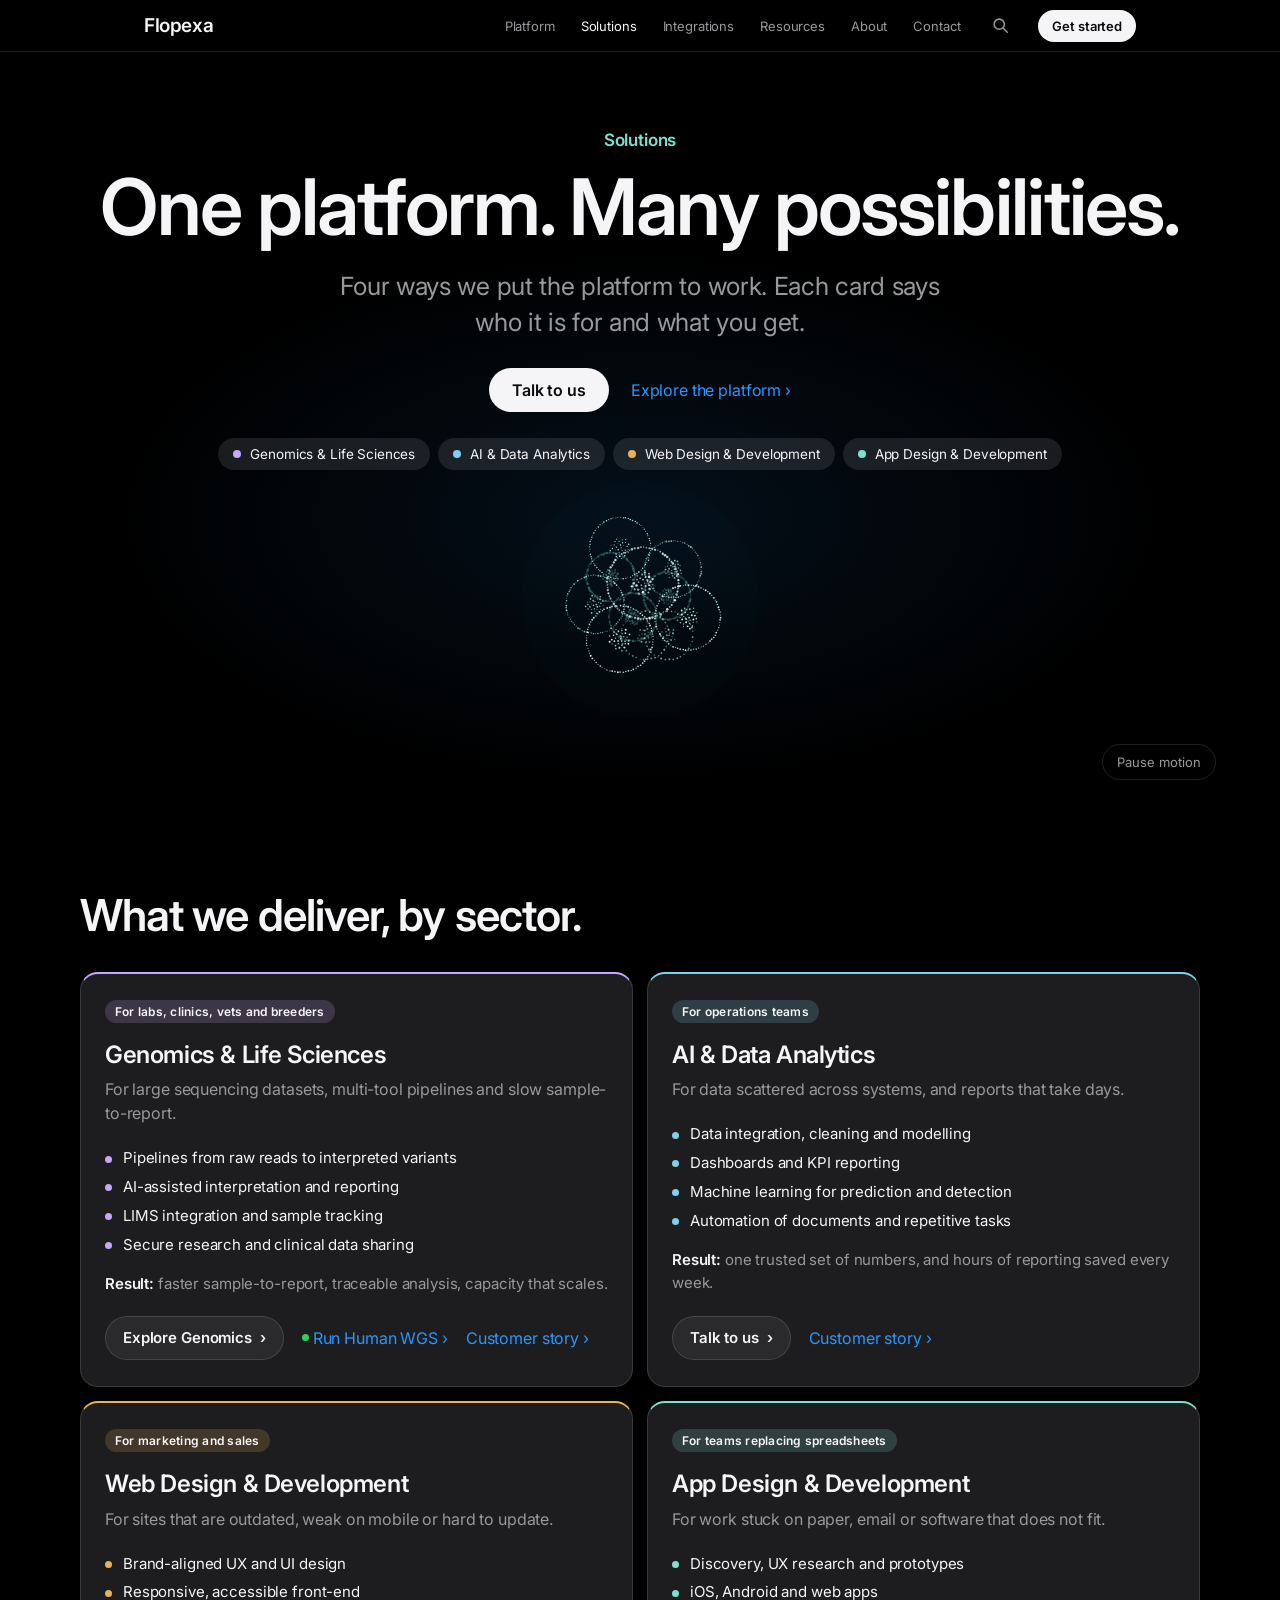
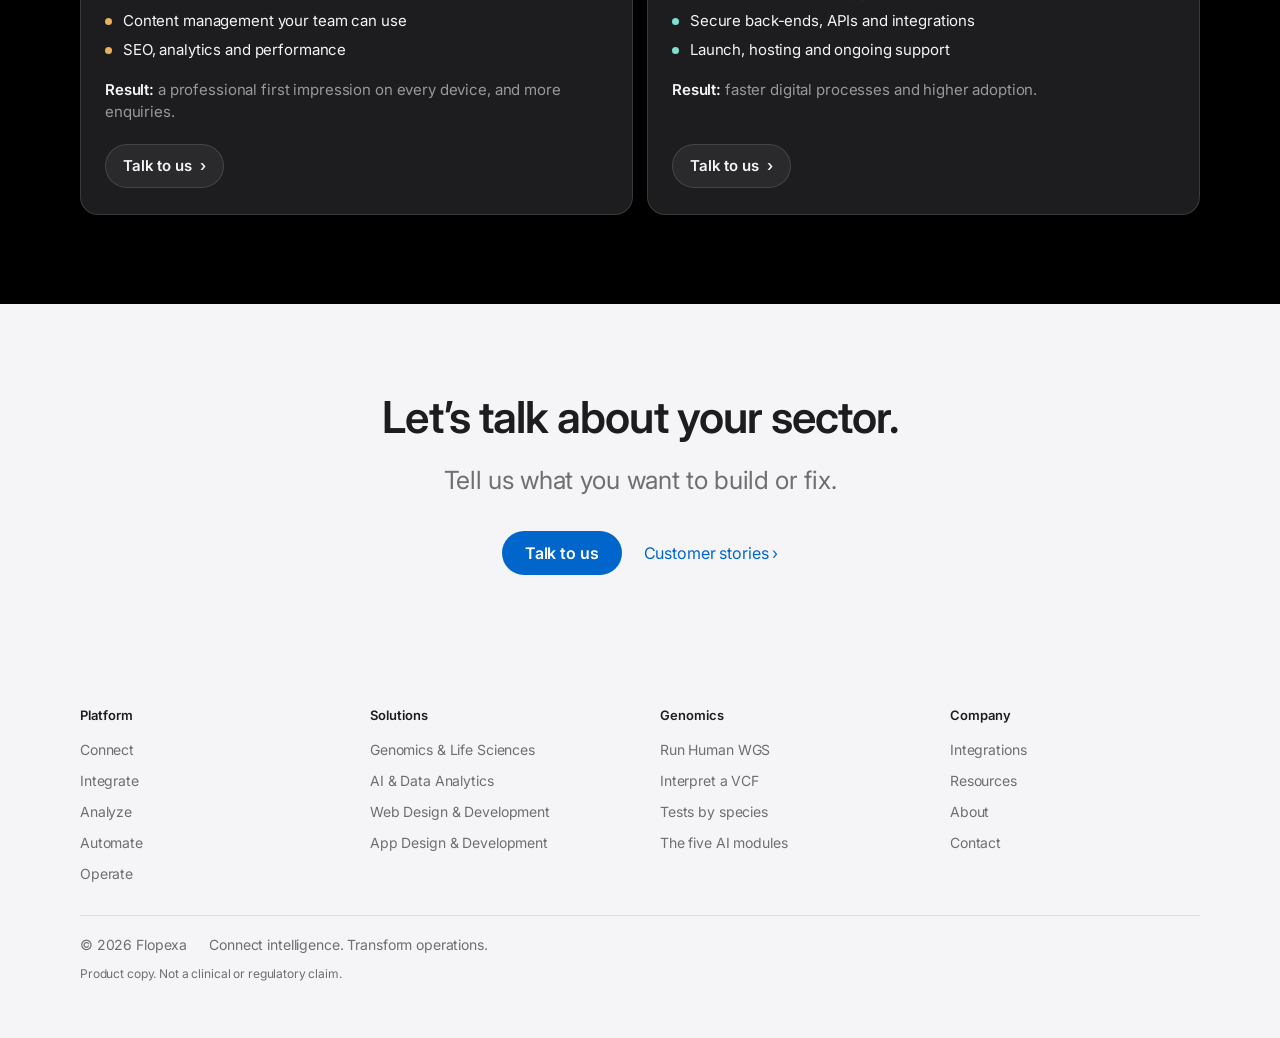
<file: solutions.html>
<!doctype html>
<html lang="en" data-contact="">
<head>
<meta charset="utf-8">
<meta name="viewport" content="width=device-width,initial-scale=1">
<link rel="icon" href="data:,">
<title>Solutions — Flopexa</title>
<meta name="description" content="Genomics &amp; Life Sciences, AI &amp; Data Analytics, Web Design &amp; Development and App Design &amp; Development.">
<link rel="preconnect" href="https://fonts.googleapis.com">
<link rel="preconnect" href="https://fonts.gstatic.com" crossorigin>
<link rel="stylesheet" href="https://fonts.googleapis.com/css2?family=Inter:wght@400;500;600&display=swap">
<link rel="stylesheet" href="assets/flopexa.css">
</head>
<body>
<a class="skip" href="#main">Skip to content</a>
<header class="nav">
  <div class="nav-in">
    <a class="nav-brand" href="index.html">Flopexa</a>
    <nav class="nav-links" id="site-nav" aria-label="Main">
      <div class="nav-head"><button class="nav-close" type="button" aria-label="Close menu"><svg viewBox="0 0 20 20" aria-hidden="true"><path d="M4 4l12 12M16 4L4 16" stroke="currentColor" stroke-width="1.8" stroke-linecap="round"/></svg></button></div>
      <a href="platform.html">Platform</a>
      <a href="solutions.html" aria-current="page">Solutions</a>
      <a href="integrations.html">Integrations</a>
      <a href="resources.html">Resources</a>
      <a href="about.html">About</a>
      <a href="contact.html">Contact</a>
      <a class="btn nav-cta" href="contact.html">Get started</a>
    </nav>
    <button class="nav-search" type="button" data-search aria-label="Search the site" aria-haspopup="dialog"><svg viewBox="0 0 20 20" aria-hidden="true"><circle cx="8.5" cy="8.5" r="6" fill="none" stroke="currentColor" stroke-width="1.8"/><path d="M13 13l5 5" stroke="currentColor" stroke-width="1.8" stroke-linecap="round"/></svg></button>
    <a class="btn btn-nav" href="contact.html">Get started</a>
    <button class="nav-menu" type="button" aria-expanded="false" aria-controls="site-nav" aria-label="Open menu"><svg viewBox="0 0 20 20" aria-hidden="true"><path d="M3 5.5h14M3 10h14M3 14.5h14" stroke="currentColor" stroke-width="1.8" stroke-linecap="round"/></svg></button>
  </div>
  <div class="nav-scrim" aria-hidden="true"></div>
</header>
<main id="main" style="--tint:#7EE0D0;--tint-ink:#0F6F63">
  <section class="hero hero--sub">
    <div class="hero-copy">
      <p class="eyebrow" style="color:var(--tint)">Solutions</p>
      <h1>One platform. Many possibilities.</h1>
      <p class="lead">Four ways we put the platform to work. Each card says who it is for and what you get.</p>
      <div class="cta"><a class="btn" href="contact.html">Talk to us</a><a class="link" href="platform.html">Explore the platform</a></div>
      <div class="chips chips--jump"><a class="chip" href="#genomics"><i style="background:#C8A6FF"></i>Genomics &amp; Life Sciences</a><a class="chip" href="#ai-data-analytics"><i style="background:#7FD0EC"></i>AI &amp; Data Analytics</a><a class="chip" href="#web-design-development"><i style="background:#E8B25A"></i>Web Design &amp; Development</a><a class="chip" href="#app-design-development"><i style="background:#7EE0D0"></i>App Design &amp; Development</a></div>
    </div>
    <div class="hero-field"><canvas data-field data-shape="cell" data-color="#7EE0D0" aria-hidden="true"></canvas></div>
    <button type="button" class="motion" aria-pressed="false">Pause motion</button>
  </section>

  <section class="s s-dark" id="industries"><div class="wrap rise">
    <h2>What we deliver, by sector.</h2>
    <div class="cards cards--2">
      <article class="card card--sol" id="genomics" style="--tint:#C8A6FF">
        <span class="tag">For labs, clinics, vets and breeders</span>
        <h3>Genomics &amp; Life Sciences</h3>
        <p>For large sequencing datasets, multi-tool pipelines and slow sample-to-report.</p>
        <ul class="ticks" aria-label="What we deliver"><li>Pipelines from raw reads to interpreted variants</li><li>AI-assisted interpretation and reporting</li><li>LIMS integration and sample tracking</li><li>Secure research and clinical data sharing</li></ul>
        <p class="out"><strong>Result:</strong> faster sample-to-report, traceable analysis, capacity that scales.</p>
        <div class="card-act"><a class="btn-ghost" href="genomics.html">Explore Genomics</a><a class="link" href="human-wgs.html"><i class="dot-live" aria-hidden="true"></i>&nbsp;Run Human WGS</a><a class="link" href="resources.html#genomic-research-workflows">Customer story</a></div>
      </article>
      <article class="card card--sol" id="ai-data-analytics" style="--tint:#7FD0EC">
        <span class="tag">For operations teams</span>
        <h3>AI &amp; Data Analytics</h3>
        <p>For data scattered across systems, and reports that take days.</p>
        <ul class="ticks" aria-label="What we deliver"><li>Data integration, cleaning and modelling</li><li>Dashboards and KPI reporting</li><li>Machine learning for prediction and detection</li><li>Automation of documents and repetitive tasks</li></ul>
        <p class="out"><strong>Result:</strong> one trusted set of numbers, and hours of reporting saved every week.</p>
        <div class="card-act"><a class="btn-ghost" href="contact.html?topic=ai-data-analytics">Talk to us</a><a class="link" href="resources.html#unified-data-operations">Customer story</a></div>
      </article>
      <article class="card card--sol" id="web-design-development" style="--tint:#E8B25A">
        <span class="tag">For marketing and sales</span>
        <h3>Web Design &amp; Development</h3>
        <p>For sites that are outdated, weak on mobile or hard to update.</p>
        <ul class="ticks" aria-label="What we deliver"><li>Brand-aligned UX and UI design</li><li>Responsive, accessible front-end</li><li>Content management your team can use</li><li>SEO, analytics and performance</li></ul>
        <p class="out"><strong>Result:</strong> a professional first impression on every device, and more enquiries.</p>
        <div class="card-act"><a class="btn-ghost" href="contact.html?topic=web-design-development">Talk to us</a></div>
      </article>
      <article class="card card--sol" id="app-design-development" style="--tint:#7EE0D0">
        <span class="tag">For teams replacing spreadsheets</span>
        <h3>App Design &amp; Development</h3>
        <p>For work stuck on paper, email or software that does not fit.</p>
        <ul class="ticks" aria-label="What we deliver"><li>Discovery, UX research and prototypes</li><li>iOS, Android and web apps</li><li>Secure back-ends, APIs and integrations</li><li>Launch, hosting and ongoing support</li></ul>
        <p class="out"><strong>Result:</strong> faster digital processes and higher adoption.</p>
        <div class="card-act"><a class="btn-ghost" href="contact.html?topic=app-design-development">Talk to us</a></div>
      </article>
    </div>
  </div></section>

  <section class="s s-light mid" id="start"><div class="wrap rise">
    <h2>Let’s talk about your sector.</h2>
    <p class="lead">Tell us what you want to build or fix.</p>
    <div class="cta">
      <a class="btn" href="contact.html">Talk to us</a>
      <a class="link" href="resources.html">Customer stories</a>
    </div>
  </div></section>
</main>
<footer class="foot"><div class="foot-in">
  <div class="foot-cols">
    <div><h3>Platform</h3><ul>
      <li><a href="platform.html#connect">Connect</a></li>
      <li><a href="platform.html#integrate">Integrate</a></li>
      <li><a href="platform.html#analyze">Analyze</a></li>
      <li><a href="platform.html#automate">Automate</a></li>
      <li><a href="platform.html#operate">Operate</a></li></ul></div>
    <div><h3>Solutions</h3><ul>
      <li><a href="genomics.html">Genomics &amp; Life Sciences</a></li>
      <li><a href="solutions.html#ai-data-analytics">AI &amp; Data Analytics</a></li>
      <li><a href="solutions.html#web-design-development">Web Design &amp; Development</a></li>
      <li><a href="solutions.html#app-design-development">App Design &amp; Development</a></li></ul></div>
    <div><h3>Genomics</h3><ul>
      <li><a href="human-wgs.html">Run Human WGS</a></li>
      <li><a href="human-wgs.html#interpret">Interpret a VCF</a></li>
      <li><a href="genomics.html#tests">Tests by species</a></li>
      <li><a href="genomics.html#modules">The five AI modules</a></li></ul></div>
    <div><h3>Company</h3><ul>
      <li><a href="integrations.html">Integrations</a></li>
      <li><a href="resources.html">Resources</a></li>
      <li><a href="about.html">About</a></li>
      <li><a href="contact.html">Contact</a></li></ul></div>
  </div>
  <div class="foot-end"><span>© 2026 Flopexa</span><span>Connect intelligence. Transform operations.</span></div>
  <p class="fine">Product copy. Not a clinical or regulatory claim.</p>
</div></footer>
<script src="assets/field.js"></script>
<script src="assets/site.js"></script>
</body>
</html>
</file>
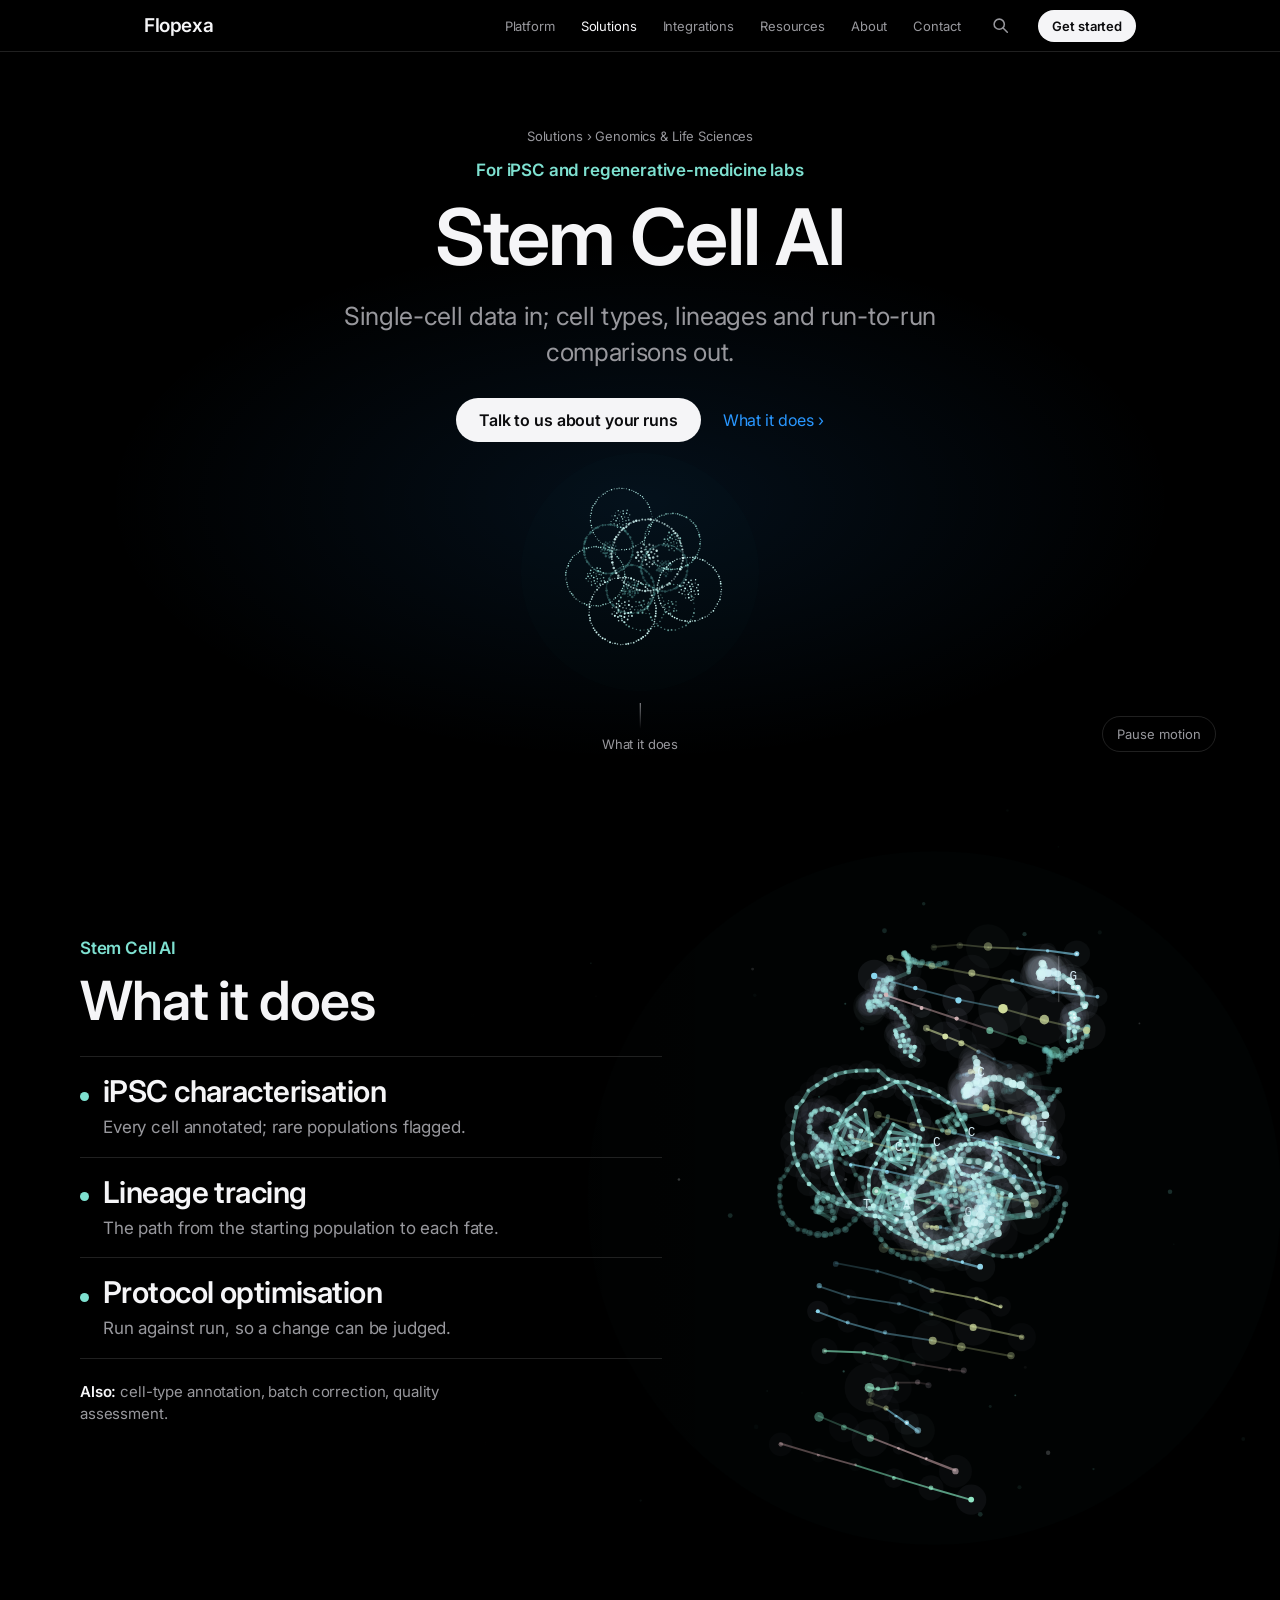
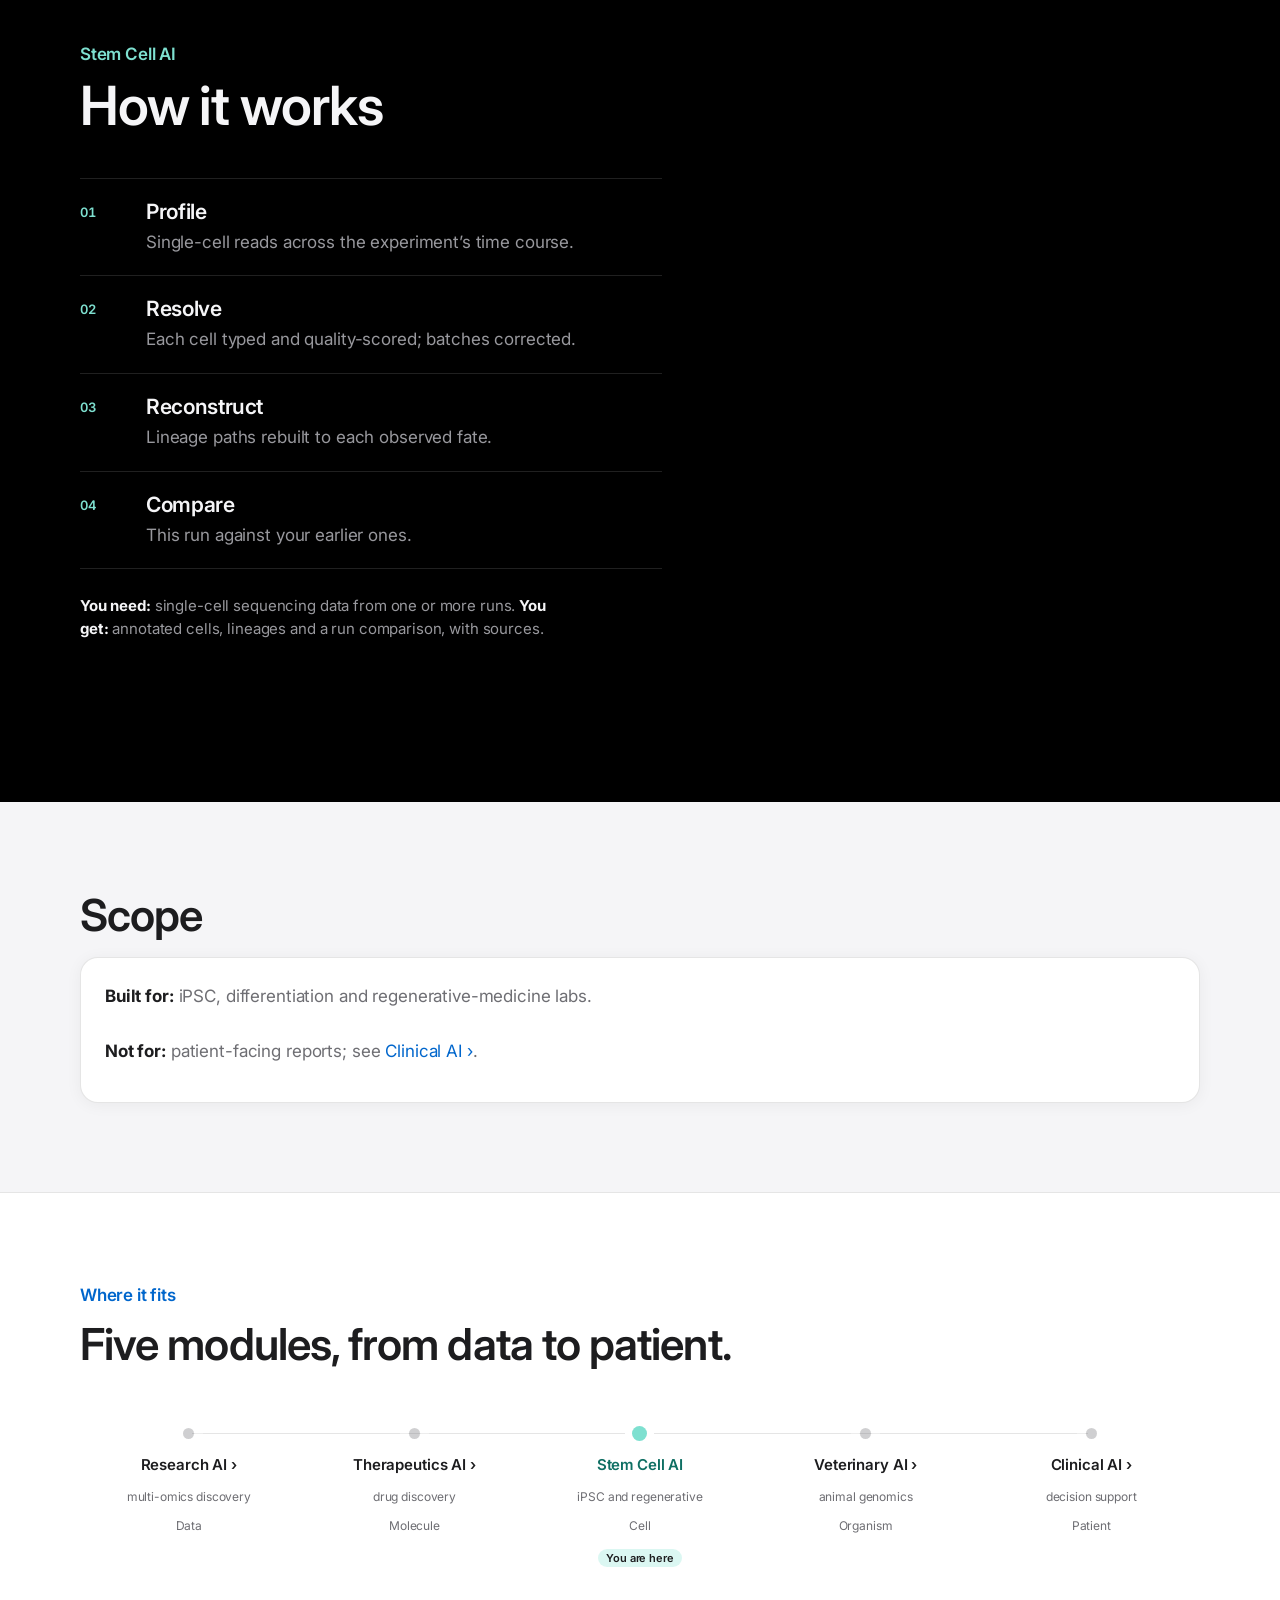
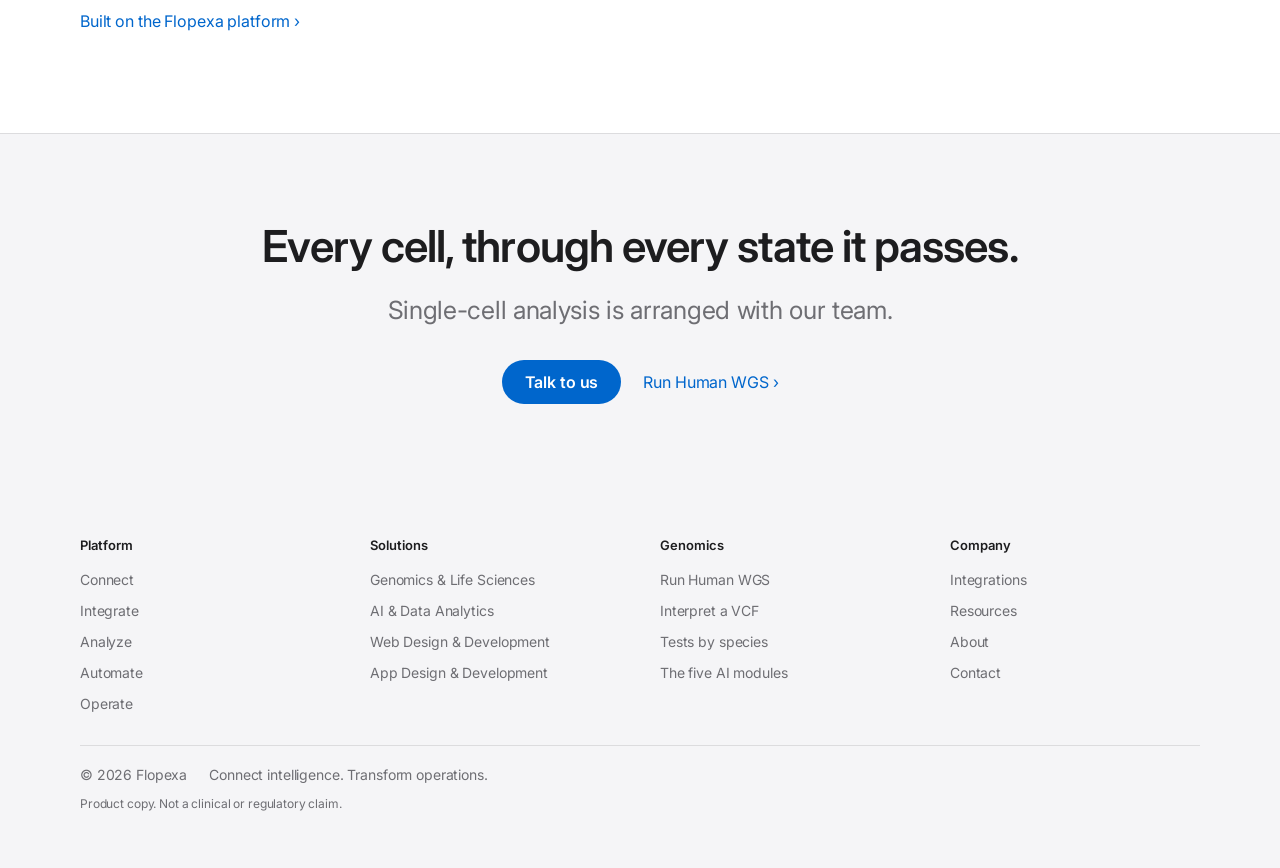
<file: stem-cell.html>
<!doctype html>
<html lang="en" data-contact="">
<head>
<meta charset="utf-8">
<meta name="viewport" content="width=device-width,initial-scale=1">
<link rel="icon" href="data:,">
<title>Stem Cell AI — Flopexa</title>
<meta name="description" content="Single-cell data in; annotated cell types, lineages and run-to-run comparisons out.">
<link rel="preconnect" href="https://fonts.googleapis.com">
<link rel="preconnect" href="https://fonts.gstatic.com" crossorigin>
<link rel="stylesheet" href="https://fonts.googleapis.com/css2?family=Inter:wght@400;500;600&display=swap">
<link rel="stylesheet" href="assets/flopexa.css">
</head>
<body class="page-module">
<a class="skip" href="#main">Skip to content</a>
<header class="nav">
  <div class="nav-in">
    <a class="nav-brand" href="index.html">Flopexa</a>
    <nav class="nav-links" id="site-nav" aria-label="Main">
      <div class="nav-head"><button class="nav-close" type="button" aria-label="Close menu"><svg viewBox="0 0 20 20" aria-hidden="true"><path d="M4 4l12 12M16 4L4 16" stroke="currentColor" stroke-width="1.8" stroke-linecap="round"/></svg></button></div>
      <a href="platform.html">Platform</a>
      <a href="solutions.html" aria-current="true">Solutions</a>
      <a href="integrations.html">Integrations</a>
      <a href="resources.html">Resources</a>
      <a href="about.html">About</a>
      <a href="contact.html">Contact</a>
      <a class="btn nav-cta" href="contact.html">Get started</a>
    </nav>
    <button class="nav-search" type="button" data-search aria-label="Search the site" aria-haspopup="dialog"><svg viewBox="0 0 20 20" aria-hidden="true"><circle cx="8.5" cy="8.5" r="6" fill="none" stroke="currentColor" stroke-width="1.8"/><path d="M13 13l5 5" stroke="currentColor" stroke-width="1.8" stroke-linecap="round"/></svg></button>
    <a class="btn btn-nav" href="contact.html">Get started</a>
    <button class="nav-menu" type="button" aria-expanded="false" aria-controls="site-nav" aria-label="Open menu"><svg viewBox="0 0 20 20" aria-hidden="true"><path d="M3 5.5h14M3 10h14M3 14.5h14" stroke="currentColor" stroke-width="1.8" stroke-linecap="round"/></svg></button>
  </div>
  <div class="nav-scrim" aria-hidden="true"></div>
</header>
<main id="main" style="--tint:#7EE0D0;--tint-ink:#0F6F63">
  <section class="hero hero--sub">
    <div class="hero-copy">
      <nav class="crumb" aria-label="Breadcrumb"><a href="solutions.html">Solutions</a> › <a href="genomics.html">Genomics &amp; Life Sciences</a></nav>
      <p class="eyebrow" style="color:var(--tint)">For iPSC and regenerative-medicine labs</p>
      <h1>Stem Cell AI</h1>
      <p class="lead">Single-cell data in; cell types, lineages and run-to-run comparisons out.</p>
      <div class="cta"><a class="btn" href="contact.html?topic=genomics&about=Stem%20Cell%20AI">Talk to us about your runs</a><a class="link" href="#capabilities">What it does</a></div>
    </div>
    <div class="hero-field"><canvas data-field data-shape="cell" data-color="#7EE0D0" aria-hidden="true"></canvas></div>
    <a class="cue" href="#capabilities"><i></i>What it does</a>
    <button type="button" class="motion" aria-pressed="false">Pause motion</button>
  </section>

  <section class="stage"><div class="stage-in">
    <div class="stage-sticky"><canvas data-field data-shape="cell" data-color="#7EE0D0" data-zoom=".80" data-cx=".73" aria-hidden="true"></canvas></div>
    <div class="panels">
      <div class="panel" id="capabilities" data-shape="cell" data-color="#7EE0D0" data-zoom=".80" data-cx=".73">
        <p class="eyebrow">Stem Cell AI</p>
        <h2>What it does</h2>
        <ul class="big">
          <li><i style="background:#7EE0D0"></i><div><h3>iPSC characterisation</h3><p>Every cell annotated; rare populations flagged.</p></div></li>
          <li><i style="background:#7EE0D0"></i><div><h3>Lineage tracing</h3><p>The path from the starting population to each fate.</p></div></li>
          <li><i style="background:#7EE0D0"></i><div><h3>Protocol optimisation</h3><p>Run against run, so a change can be judged.</p></div></li>
        </ul>
        <p class="also"><strong>Also:</strong> cell-type annotation, batch correction, quality assessment.</p>
      </div>
      <div class="panel" id="how" data-shape="helix" data-color="#7EE0D0" data-zoom=".92" data-cx=".73">
        <div class="panel-field"><canvas data-field data-shape="helix" data-color="#7EE0D0" aria-hidden="true"></canvas></div>
        <p class="eyebrow">Stem Cell AI</p>
        <h2>How it works</h2>
        <div class="steps">
          <div class="step"><div><h3>Profile</h3><p>Single-cell reads across the experiment’s time course.</p></div></div>
          <div class="step"><div><h3>Resolve</h3><p>Each cell typed and quality-scored; batches corrected.</p></div></div>
          <div class="step"><div><h3>Reconstruct</h3><p>Lineage paths rebuilt to each observed fate.</p></div></div>
          <div class="step"><div><h3>Compare</h3><p>This run against your earlier ones.</p></div></div>
        </div>
        <p class="io"><strong>You need:</strong> single-cell sequencing data from one or more runs. <strong>You get:</strong> annotated cells, lineages and a run comparison, with sources.</p>
      </div>
    </div>
  </div></section>

  <section class="s s-light" id="scope"><div class="wrap rise">
    <h2>Scope</h2>
    <div class="card card--light scope">
      <p><strong>Built for:</strong> iPSC, differentiation and regenerative-medicine labs.</p>
      <p><strong>Not for:</strong> patient-facing reports; see <a class="link" href="clinical.html">Clinical AI</a>.</p>
    </div>
  </div></section>

  <section class="s s-white" id="fits"><div class="wrap rise">
    <p class="eyebrow">Where it fits</p>
    <h2>Five modules, from data to patient.</h2>
    <div class="ladder">
      <a class="rung" href="research.html" style="--c:#7FD0EC;--c-ink:#0E6B88"><span class="rung-dot"></span><span class="rung-name">Research AI</span><span class="rung-desc">multi-omics discovery</span><span class="rung-scale">Data</span></a>
      <a class="rung" href="therapeutics.html" style="--c:#E8B25A;--c-ink:#7A4E00"><span class="rung-dot"></span><span class="rung-name">Therapeutics AI</span><span class="rung-desc">drug discovery</span><span class="rung-scale">Molecule</span></a>
      <a class="rung on" href="stem-cell.html" style="--c:#7EE0D0;--c-ink:#0F6F63" aria-current="page"><span class="rung-dot"></span><span class="rung-name">Stem Cell AI</span><span class="rung-desc">iPSC and regenerative</span><span class="rung-scale">Cell</span><span class="rung-here">You are here</span></a>
      <a class="rung" href="veterinary.html" style="--c:#FF9E8A;--c-ink:#B03A24"><span class="rung-dot"></span><span class="rung-name">Veterinary AI</span><span class="rung-desc">animal genomics</span><span class="rung-scale">Organism</span></a>
      <a class="rung" href="clinical.html" style="--c:#C8A6FF;--c-ink:#5B3FB0"><span class="rung-dot"></span><span class="rung-name">Clinical AI</span><span class="rung-desc">decision support</span><span class="rung-scale">Patient</span></a>
    </div>
    <div class="cta"><a class="link" href="platform.html">Built on the Flopexa platform</a></div>
  </div></section>

  <section class="s s-light mid" id="start"><div class="wrap rise">
    <h2>Every cell, through every state it passes.</h2>
    <p class="lead">Single-cell analysis is arranged with our team.</p>
    <div class="cta">
      <a class="btn" href="contact.html?topic=genomics&about=Stem%20Cell%20AI">Talk to us</a>
      <a class="link" href="human-wgs.html">Run Human WGS</a>
    </div>
  </div></section>
</main>
<footer class="foot"><div class="foot-in">
  <div class="foot-cols">
    <div><h3>Platform</h3><ul>
      <li><a href="platform.html#connect">Connect</a></li>
      <li><a href="platform.html#integrate">Integrate</a></li>
      <li><a href="platform.html#analyze">Analyze</a></li>
      <li><a href="platform.html#automate">Automate</a></li>
      <li><a href="platform.html#operate">Operate</a></li></ul></div>
    <div><h3>Solutions</h3><ul>
      <li><a href="genomics.html">Genomics &amp; Life Sciences</a></li>
      <li><a href="solutions.html#ai-data-analytics">AI &amp; Data Analytics</a></li>
      <li><a href="solutions.html#web-design-development">Web Design &amp; Development</a></li>
      <li><a href="solutions.html#app-design-development">App Design &amp; Development</a></li></ul></div>
    <div><h3>Genomics</h3><ul>
      <li><a href="human-wgs.html">Run Human WGS</a></li>
      <li><a href="human-wgs.html#interpret">Interpret a VCF</a></li>
      <li><a href="genomics.html#tests">Tests by species</a></li>
      <li><a href="genomics.html#modules">The five AI modules</a></li></ul></div>
    <div><h3>Company</h3><ul>
      <li><a href="integrations.html">Integrations</a></li>
      <li><a href="resources.html">Resources</a></li>
      <li><a href="about.html">About</a></li>
      <li><a href="contact.html">Contact</a></li></ul></div>
  </div>
  <div class="foot-end"><span>© 2026 Flopexa</span><span>Connect intelligence. Transform operations.</span></div>
  <p class="fine">Product copy. Not a clinical or regulatory claim.</p>
</div></footer>
<script src="assets/field.js"></script>
<script src="assets/site.js"></script>
</body>
</html>
</file>
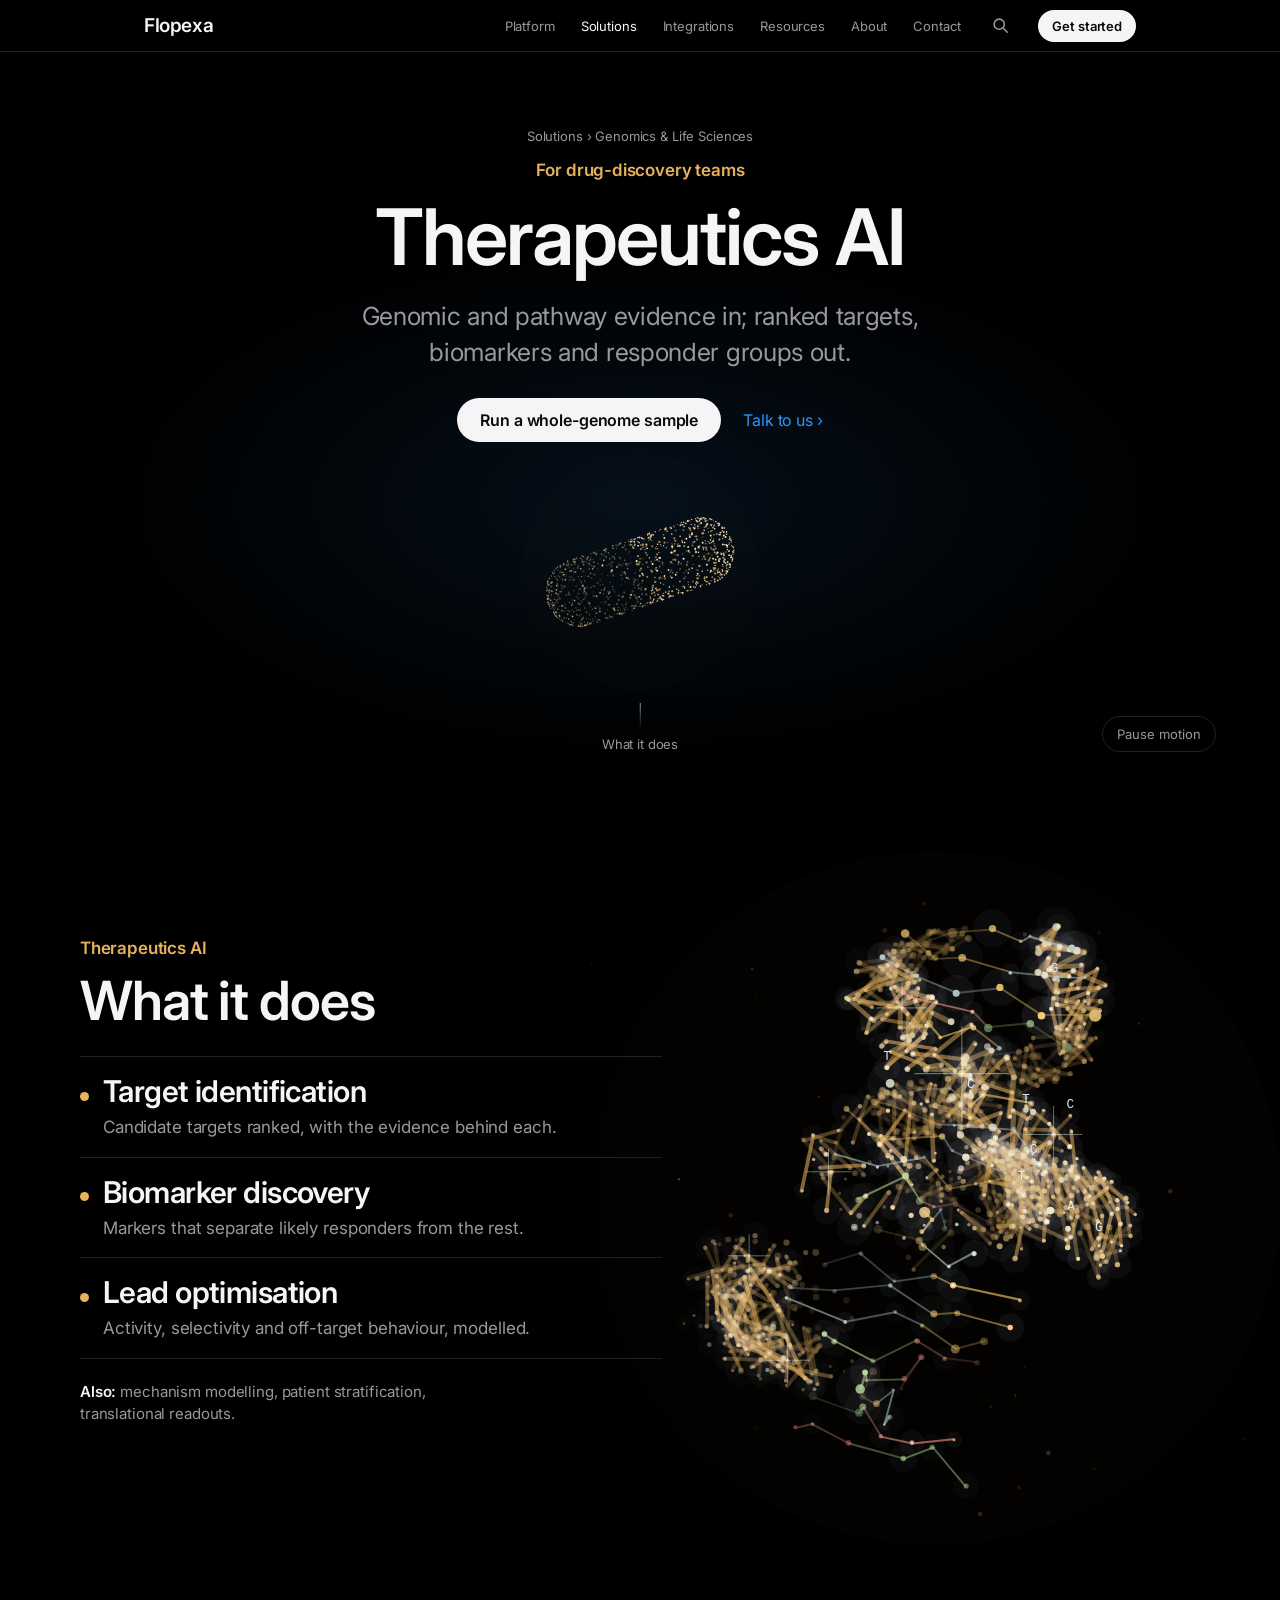
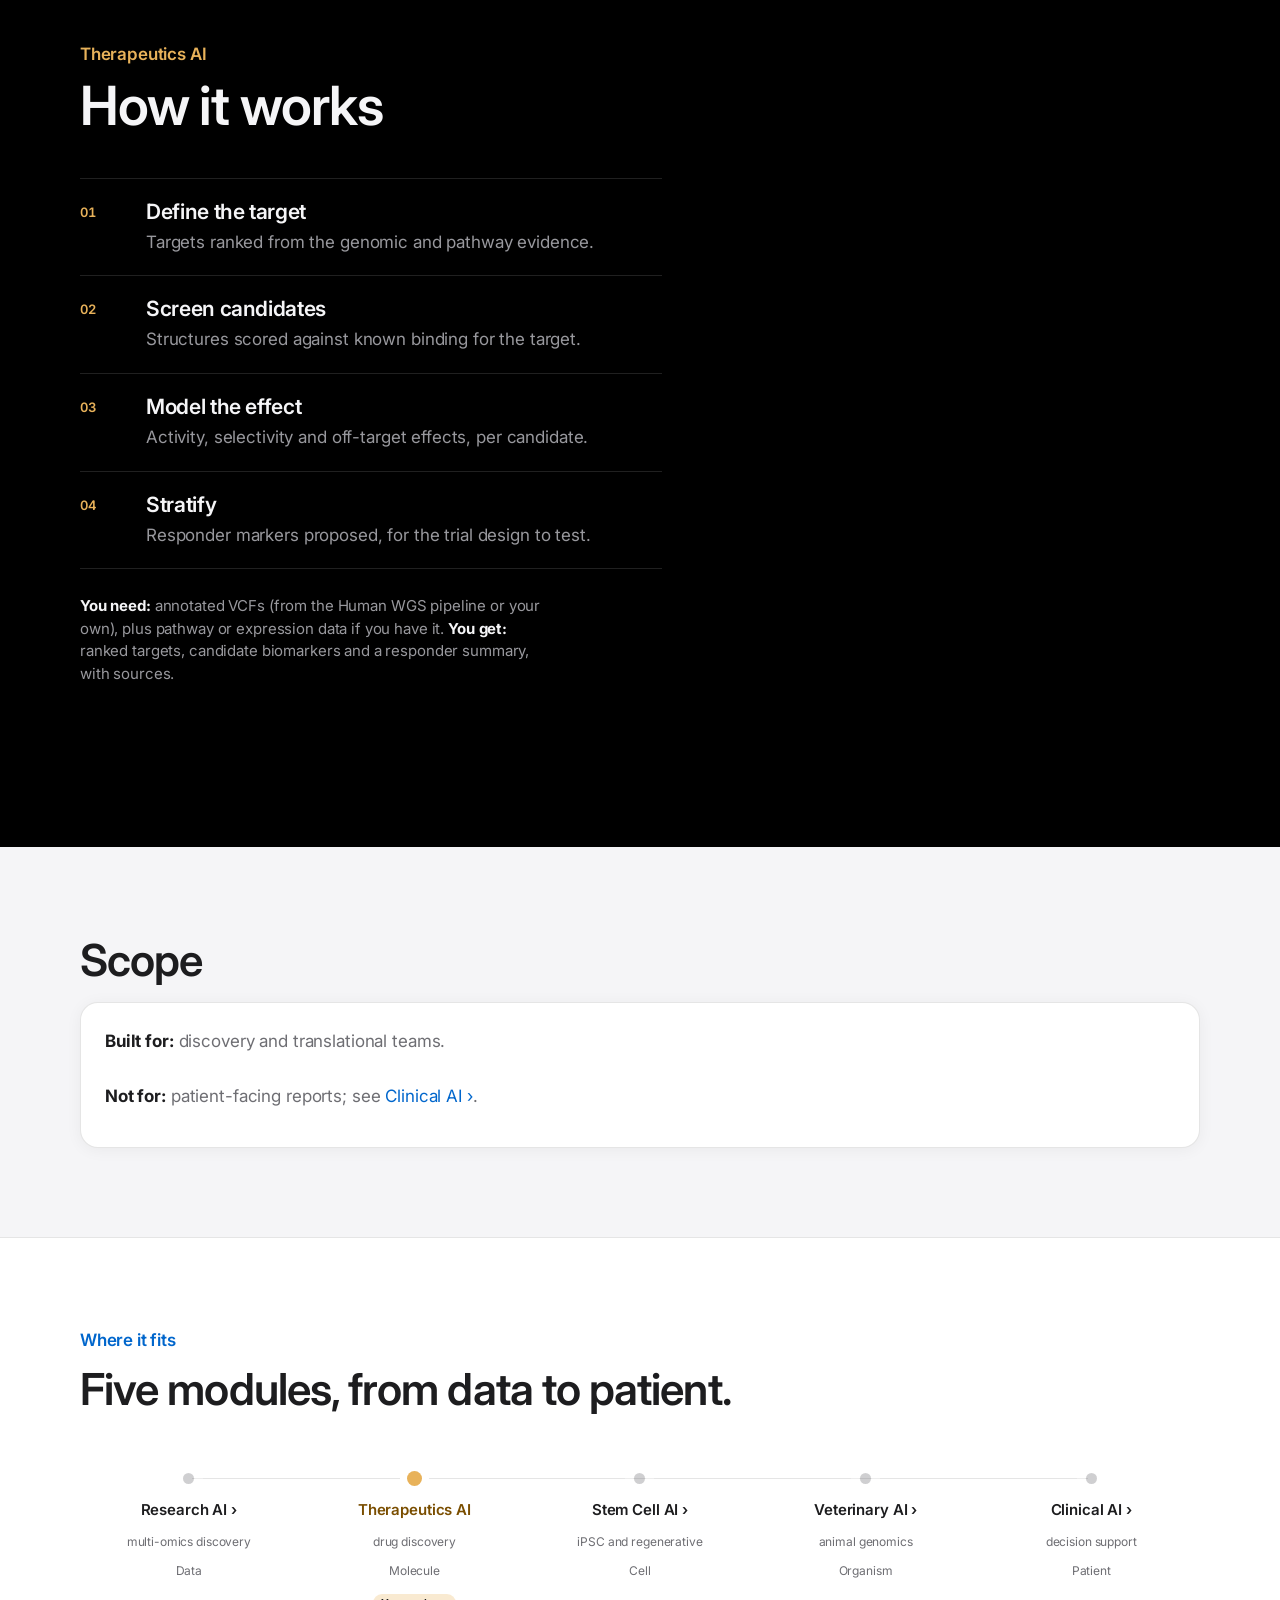
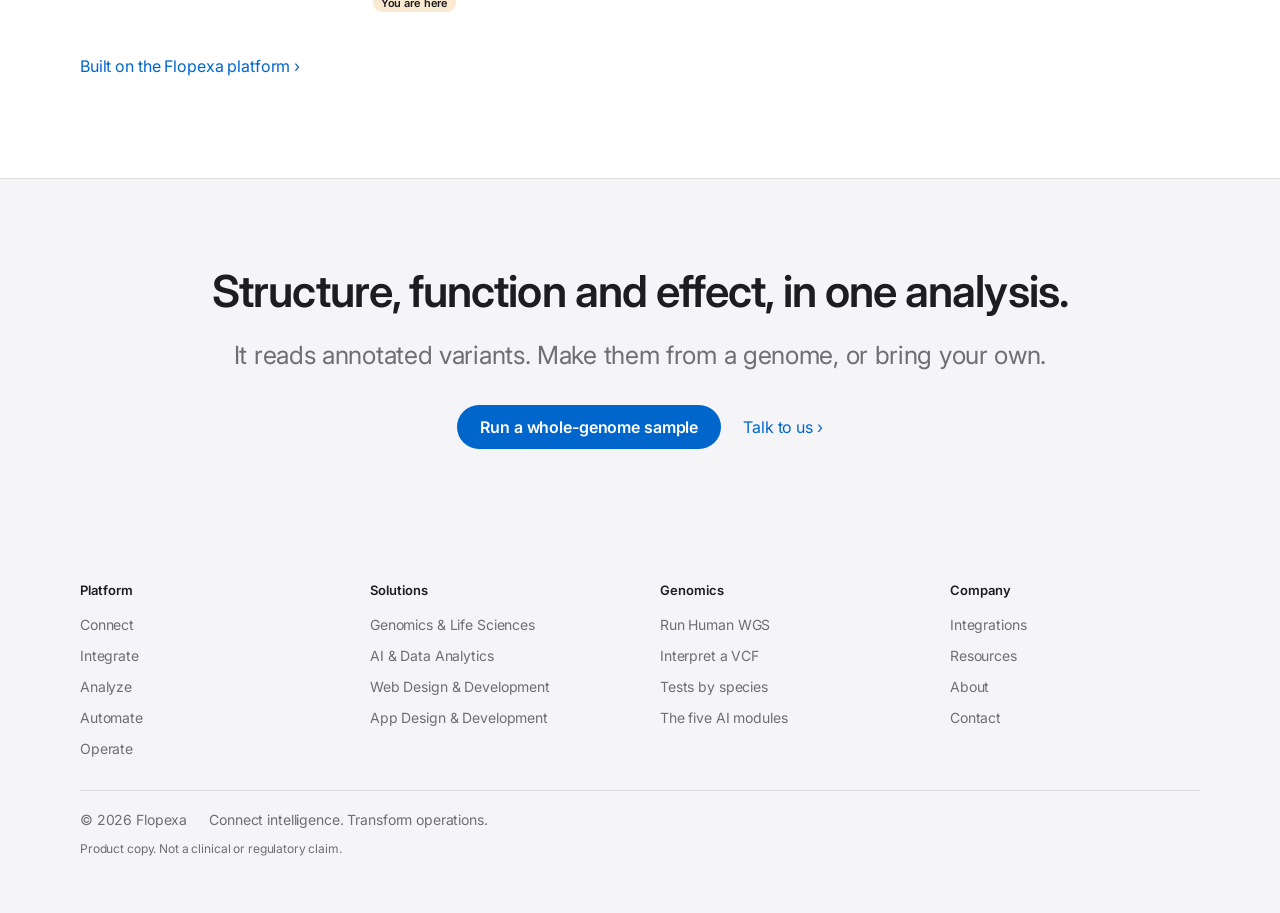
<file: therapeutics.html>
<!doctype html>
<html lang="en" data-contact="">
<head>
<meta charset="utf-8">
<meta name="viewport" content="width=device-width,initial-scale=1">
<link rel="icon" href="data:,">
<title>Therapeutics AI — Flopexa</title>
<meta name="description" content="Genomic and pathway evidence in; ranked targets, biomarkers and responder groups out.">
<link rel="preconnect" href="https://fonts.googleapis.com">
<link rel="preconnect" href="https://fonts.gstatic.com" crossorigin>
<link rel="stylesheet" href="https://fonts.googleapis.com/css2?family=Inter:wght@400;500;600&display=swap">
<link rel="stylesheet" href="assets/flopexa.css">
</head>
<body class="page-module">
<a class="skip" href="#main">Skip to content</a>
<header class="nav">
  <div class="nav-in">
    <a class="nav-brand" href="index.html">Flopexa</a>
    <nav class="nav-links" id="site-nav" aria-label="Main">
      <div class="nav-head"><button class="nav-close" type="button" aria-label="Close menu"><svg viewBox="0 0 20 20" aria-hidden="true"><path d="M4 4l12 12M16 4L4 16" stroke="currentColor" stroke-width="1.8" stroke-linecap="round"/></svg></button></div>
      <a href="platform.html">Platform</a>
      <a href="solutions.html" aria-current="true">Solutions</a>
      <a href="integrations.html">Integrations</a>
      <a href="resources.html">Resources</a>
      <a href="about.html">About</a>
      <a href="contact.html">Contact</a>
      <a class="btn nav-cta" href="contact.html">Get started</a>
    </nav>
    <button class="nav-search" type="button" data-search aria-label="Search the site" aria-haspopup="dialog"><svg viewBox="0 0 20 20" aria-hidden="true"><circle cx="8.5" cy="8.5" r="6" fill="none" stroke="currentColor" stroke-width="1.8"/><path d="M13 13l5 5" stroke="currentColor" stroke-width="1.8" stroke-linecap="round"/></svg></button>
    <a class="btn btn-nav" href="contact.html">Get started</a>
    <button class="nav-menu" type="button" aria-expanded="false" aria-controls="site-nav" aria-label="Open menu"><svg viewBox="0 0 20 20" aria-hidden="true"><path d="M3 5.5h14M3 10h14M3 14.5h14" stroke="currentColor" stroke-width="1.8" stroke-linecap="round"/></svg></button>
  </div>
  <div class="nav-scrim" aria-hidden="true"></div>
</header>
<main id="main" style="--tint:#E8B25A;--tint-ink:#7A4E00">
  <section class="hero hero--sub">
    <div class="hero-copy">
      <nav class="crumb" aria-label="Breadcrumb"><a href="solutions.html">Solutions</a> › <a href="genomics.html">Genomics &amp; Life Sciences</a></nav>
      <p class="eyebrow" style="color:var(--tint)">For drug-discovery teams</p>
      <h1>Therapeutics AI</h1>
      <p class="lead">Genomic and pathway evidence in; ranked targets, biomarkers and responder groups out.</p>
      <div class="cta"><a class="btn" href="human-wgs.html">Run a whole-genome sample</a><a class="link" href="contact.html?topic=genomics&about=Therapeutics%20AI">Talk to us</a></div>
    </div>
    <div class="hero-field"><canvas data-field data-shape="molecule" data-color="#E8B25A" aria-hidden="true"></canvas></div>
    <a class="cue" href="#capabilities"><i></i>What it does</a>
    <button type="button" class="motion" aria-pressed="false">Pause motion</button>
  </section>

  <section class="stage"><div class="stage-in">
    <div class="stage-sticky"><canvas data-field data-shape="molecule" data-color="#E8B25A" data-zoom=".80" data-cx=".73" aria-hidden="true"></canvas></div>
    <div class="panels">
      <div class="panel" id="capabilities" data-shape="molecule" data-color="#E8B25A" data-zoom=".80" data-cx=".73">
        <p class="eyebrow">Therapeutics AI</p>
        <h2>What it does</h2>
        <ul class="big">
          <li><i style="background:#E8B25A"></i><div><h3>Target identification</h3><p>Candidate targets ranked, with the evidence behind each.</p></div></li>
          <li><i style="background:#E8B25A"></i><div><h3>Biomarker discovery</h3><p>Markers that separate likely responders from the rest.</p></div></li>
          <li><i style="background:#E8B25A"></i><div><h3>Lead optimisation</h3><p>Activity, selectivity and off-target behaviour, modelled.</p></div></li>
        </ul>
        <p class="also"><strong>Also:</strong> mechanism modelling, patient stratification, translational readouts.</p>
      </div>
      <div class="panel" id="how" data-shape="helix" data-color="#E8B25A" data-zoom=".92" data-cx=".73">
        <div class="panel-field"><canvas data-field data-shape="helix" data-color="#E8B25A" aria-hidden="true"></canvas></div>
        <p class="eyebrow">Therapeutics AI</p>
        <h2>How it works</h2>
        <div class="steps">
          <div class="step"><div><h3>Define the target</h3><p>Targets ranked from the genomic and pathway evidence.</p></div></div>
          <div class="step"><div><h3>Screen candidates</h3><p>Structures scored against known binding for the target.</p></div></div>
          <div class="step"><div><h3>Model the effect</h3><p>Activity, selectivity and off-target effects, per candidate.</p></div></div>
          <div class="step"><div><h3>Stratify</h3><p>Responder markers proposed, for the trial design to test.</p></div></div>
        </div>
        <p class="io"><strong>You need:</strong> annotated VCFs (from the Human WGS pipeline or your own), plus pathway or expression data if you have it. <strong>You get:</strong> ranked targets, candidate biomarkers and a responder summary, with sources.</p>
      </div>
    </div>
  </div></section>

  <section class="s s-light" id="scope"><div class="wrap rise">
    <h2>Scope</h2>
    <div class="card card--light scope">
      <p><strong>Built for:</strong> discovery and translational teams.</p>
      <p><strong>Not for:</strong> patient-facing reports; see <a class="link" href="clinical.html">Clinical AI</a>.</p>
    </div>
  </div></section>

  <section class="s s-white" id="fits"><div class="wrap rise">
    <p class="eyebrow">Where it fits</p>
    <h2>Five modules, from data to patient.</h2>
    <div class="ladder">
      <a class="rung" href="research.html" style="--c:#7FD0EC;--c-ink:#0E6B88"><span class="rung-dot"></span><span class="rung-name">Research AI</span><span class="rung-desc">multi-omics discovery</span><span class="rung-scale">Data</span></a>
      <a class="rung on" href="therapeutics.html" style="--c:#E8B25A;--c-ink:#7A4E00" aria-current="page"><span class="rung-dot"></span><span class="rung-name">Therapeutics AI</span><span class="rung-desc">drug discovery</span><span class="rung-scale">Molecule</span><span class="rung-here">You are here</span></a>
      <a class="rung" href="stem-cell.html" style="--c:#7EE0D0;--c-ink:#0F6F63"><span class="rung-dot"></span><span class="rung-name">Stem Cell AI</span><span class="rung-desc">iPSC and regenerative</span><span class="rung-scale">Cell</span></a>
      <a class="rung" href="veterinary.html" style="--c:#FF9E8A;--c-ink:#B03A24"><span class="rung-dot"></span><span class="rung-name">Veterinary AI</span><span class="rung-desc">animal genomics</span><span class="rung-scale">Organism</span></a>
      <a class="rung" href="clinical.html" style="--c:#C8A6FF;--c-ink:#5B3FB0"><span class="rung-dot"></span><span class="rung-name">Clinical AI</span><span class="rung-desc">decision support</span><span class="rung-scale">Patient</span></a>
    </div>
    <div class="cta"><a class="link" href="platform.html">Built on the Flopexa platform</a></div>
  </div></section>

  <section class="s s-light mid" id="start"><div class="wrap rise">
    <h2>Structure, function and effect, in one analysis.</h2>
    <p class="lead">It reads annotated variants. Make them from a genome, or bring your own.</p>
    <div class="cta">
      <a class="btn" href="human-wgs.html">Run a whole-genome sample</a>
      <a class="link" href="contact.html?topic=genomics&about=Therapeutics%20AI">Talk to us</a>
    </div>
  </div></section>
</main>
<footer class="foot"><div class="foot-in">
  <div class="foot-cols">
    <div><h3>Platform</h3><ul>
      <li><a href="platform.html#connect">Connect</a></li>
      <li><a href="platform.html#integrate">Integrate</a></li>
      <li><a href="platform.html#analyze">Analyze</a></li>
      <li><a href="platform.html#automate">Automate</a></li>
      <li><a href="platform.html#operate">Operate</a></li></ul></div>
    <div><h3>Solutions</h3><ul>
      <li><a href="genomics.html">Genomics &amp; Life Sciences</a></li>
      <li><a href="solutions.html#ai-data-analytics">AI &amp; Data Analytics</a></li>
      <li><a href="solutions.html#web-design-development">Web Design &amp; Development</a></li>
      <li><a href="solutions.html#app-design-development">App Design &amp; Development</a></li></ul></div>
    <div><h3>Genomics</h3><ul>
      <li><a href="human-wgs.html">Run Human WGS</a></li>
      <li><a href="human-wgs.html#interpret">Interpret a VCF</a></li>
      <li><a href="genomics.html#tests">Tests by species</a></li>
      <li><a href="genomics.html#modules">The five AI modules</a></li></ul></div>
    <div><h3>Company</h3><ul>
      <li><a href="integrations.html">Integrations</a></li>
      <li><a href="resources.html">Resources</a></li>
      <li><a href="about.html">About</a></li>
      <li><a href="contact.html">Contact</a></li></ul></div>
  </div>
  <div class="foot-end"><span>© 2026 Flopexa</span><span>Connect intelligence. Transform operations.</span></div>
  <p class="fine">Product copy. Not a clinical or regulatory claim.</p>
</div></footer>
<script src="assets/field.js"></script>
<script src="assets/site.js"></script>
</body>
</html>
</file>
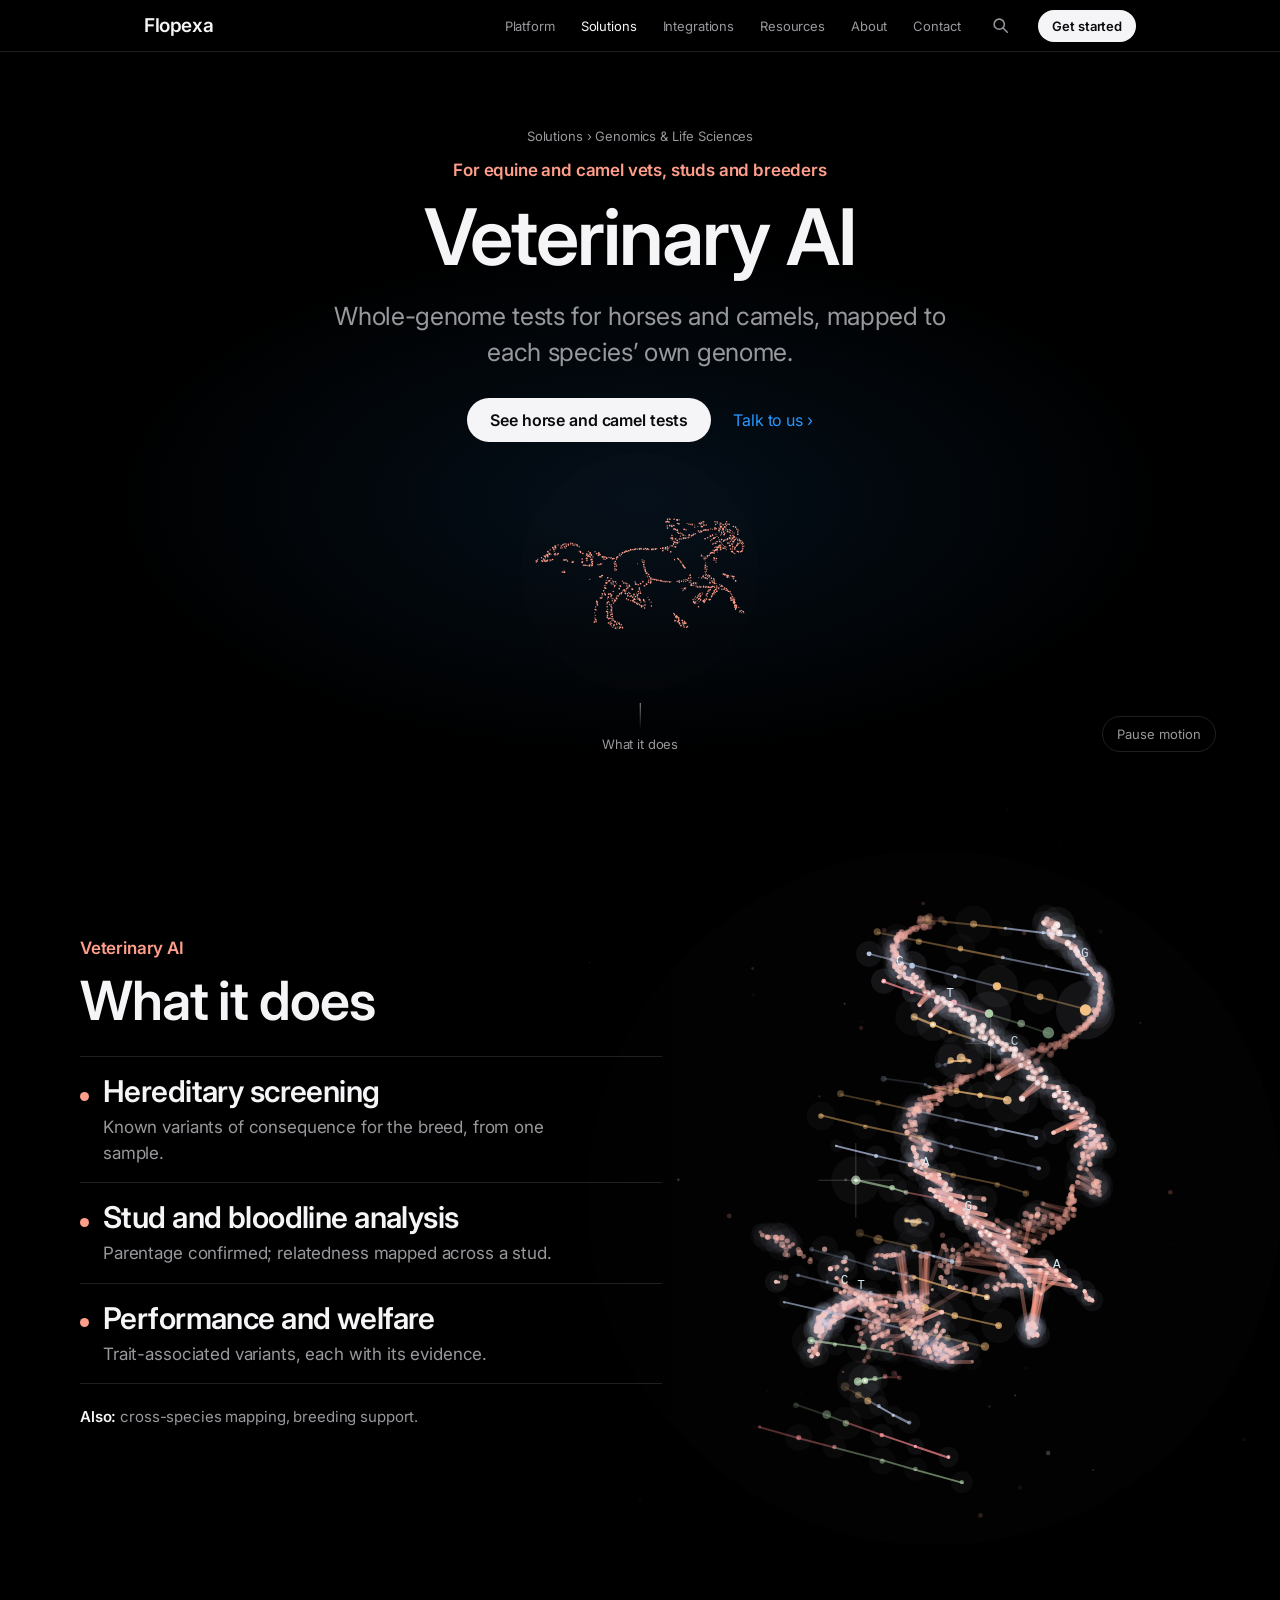
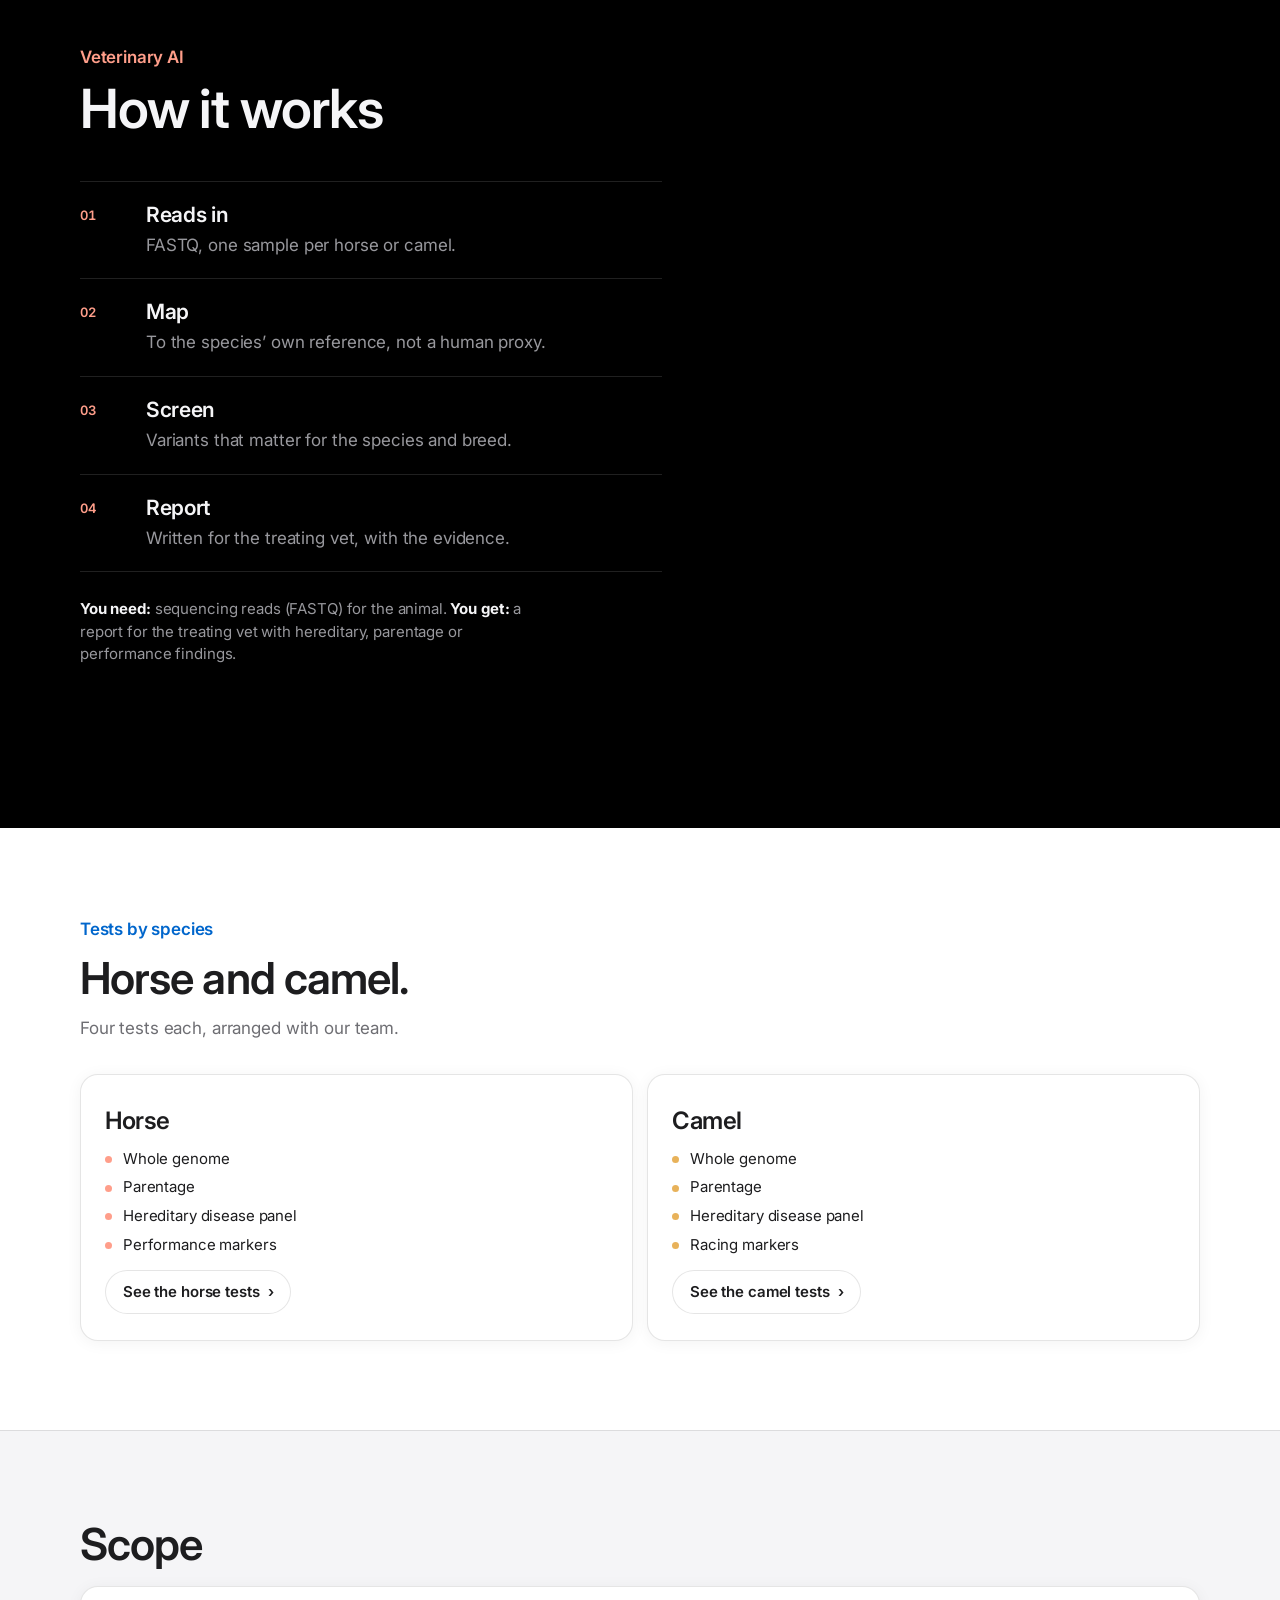
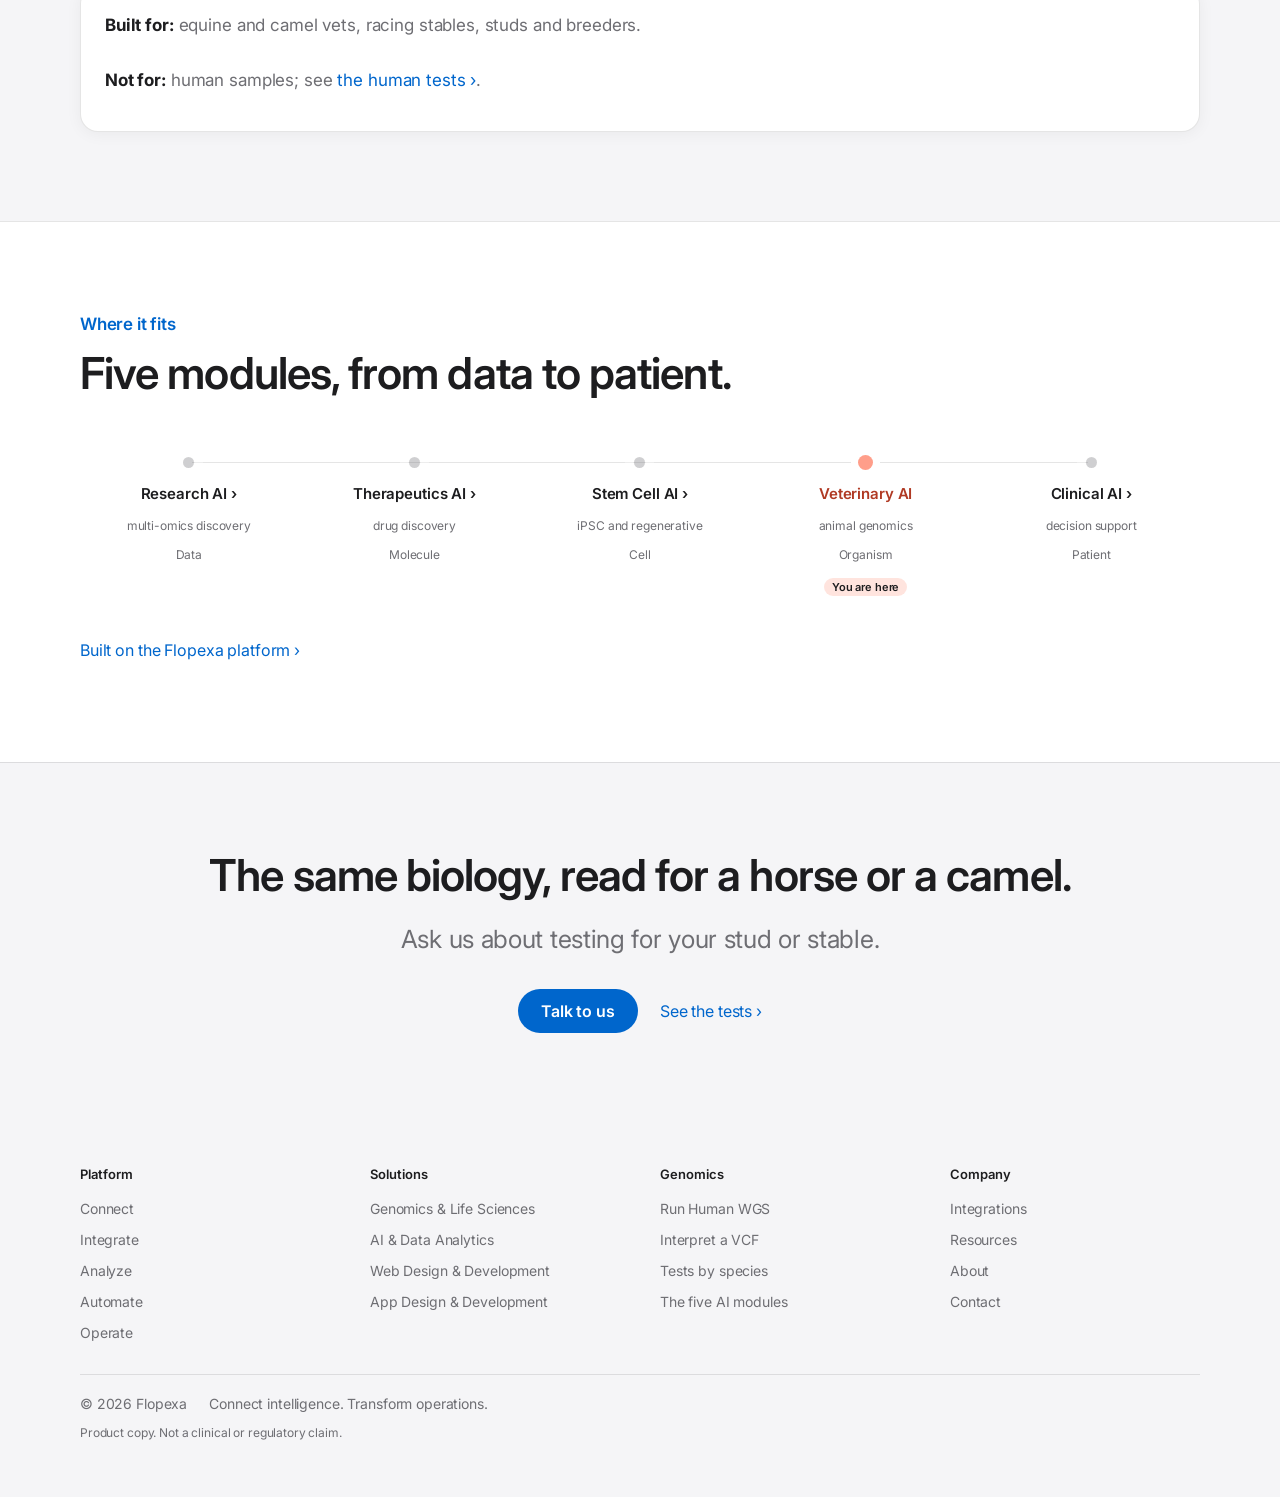
<file: veterinary.html>
<!doctype html>
<html lang="en" data-contact="">
<head>
<meta charset="utf-8">
<meta name="viewport" content="width=device-width,initial-scale=1">
<link rel="icon" href="data:,">
<title>Veterinary AI — Flopexa</title>
<meta name="description" content="Whole-genome tests for horses and camels, mapped to each species’ own genome and reported for the treating vet.">
<link rel="preconnect" href="https://fonts.googleapis.com">
<link rel="preconnect" href="https://fonts.gstatic.com" crossorigin>
<link rel="stylesheet" href="https://fonts.googleapis.com/css2?family=Inter:wght@400;500;600&display=swap">
<link rel="stylesheet" href="assets/flopexa.css">
</head>
<body class="page-module">
<a class="skip" href="#main">Skip to content</a>
<header class="nav">
  <div class="nav-in">
    <a class="nav-brand" href="index.html">Flopexa</a>
    <nav class="nav-links" id="site-nav" aria-label="Main">
      <div class="nav-head"><button class="nav-close" type="button" aria-label="Close menu"><svg viewBox="0 0 20 20" aria-hidden="true"><path d="M4 4l12 12M16 4L4 16" stroke="currentColor" stroke-width="1.8" stroke-linecap="round"/></svg></button></div>
      <a href="platform.html">Platform</a>
      <a href="solutions.html" aria-current="true">Solutions</a>
      <a href="integrations.html">Integrations</a>
      <a href="resources.html">Resources</a>
      <a href="about.html">About</a>
      <a href="contact.html">Contact</a>
      <a class="btn nav-cta" href="contact.html">Get started</a>
    </nav>
    <button class="nav-search" type="button" data-search aria-label="Search the site" aria-haspopup="dialog"><svg viewBox="0 0 20 20" aria-hidden="true"><circle cx="8.5" cy="8.5" r="6" fill="none" stroke="currentColor" stroke-width="1.8"/><path d="M13 13l5 5" stroke="currentColor" stroke-width="1.8" stroke-linecap="round"/></svg></button>
    <a class="btn btn-nav" href="contact.html">Get started</a>
    <button class="nav-menu" type="button" aria-expanded="false" aria-controls="site-nav" aria-label="Open menu"><svg viewBox="0 0 20 20" aria-hidden="true"><path d="M3 5.5h14M3 10h14M3 14.5h14" stroke="currentColor" stroke-width="1.8" stroke-linecap="round"/></svg></button>
  </div>
  <div class="nav-scrim" aria-hidden="true"></div>
</header>
<main id="main" style="--tint:#FF9E8A;--tint-ink:#B03A24">
  <section class="hero hero--sub">
    <div class="hero-copy">
      <nav class="crumb" aria-label="Breadcrumb"><a href="solutions.html">Solutions</a> › <a href="genomics.html">Genomics &amp; Life Sciences</a></nav>
      <p class="eyebrow" style="color:var(--tint)">For equine and camel vets, studs and breeders</p>
      <h1>Veterinary AI</h1>
      <p class="lead">Whole-genome tests for horses and camels, mapped to each species’ own genome.</p>
      <div class="cta"><a class="btn" href="genomics.html?sp=horse#tests">See horse and camel tests</a><a class="link" href="contact.html?topic=genomics&about=Veterinary%20AI">Talk to us</a></div>
    </div>
    <div class="hero-field"><canvas data-field data-shape="horse" data-color="#FF9E8A" aria-hidden="true"></canvas></div>
    <a class="cue" href="#capabilities"><i></i>What it does</a>
    <button type="button" class="motion" aria-pressed="false">Pause motion</button>
  </section>

  <section class="stage"><div class="stage-in">
    <div class="stage-sticky"><canvas data-field data-shape="horse" data-color="#FF9E8A" data-zoom=".80" data-cx=".73" aria-hidden="true"></canvas></div>
    <div class="panels">
      <div class="panel" id="capabilities" data-shape="horse" data-color="#FF9E8A" data-zoom=".80" data-cx=".73">
        <p class="eyebrow">Veterinary AI</p>
        <h2>What it does</h2>
        <ul class="big">
          <li><i style="background:#FF9E8A"></i><div><h3>Hereditary screening</h3><p>Known variants of consequence for the breed, from one sample.</p></div></li>
          <li><i style="background:#FF9E8A"></i><div><h3>Stud and bloodline analysis</h3><p>Parentage confirmed; relatedness mapped across a stud.</p></div></li>
          <li><i style="background:#FF9E8A"></i><div><h3>Performance and welfare</h3><p>Trait-associated variants, each with its evidence.</p></div></li>
        </ul>
        <p class="also"><strong>Also:</strong> cross-species mapping, breeding support.</p>
      </div>
      <div class="panel" id="how" data-shape="helix" data-color="#FF9E8A" data-zoom=".92" data-cx=".73">
        <div class="panel-field"><canvas data-field data-shape="helix" data-color="#FF9E8A" aria-hidden="true"></canvas></div>
        <p class="eyebrow">Veterinary AI</p>
        <h2>How it works</h2>
        <div class="steps">
          <div class="step"><div><h3>Reads in</h3><p>FASTQ, one sample per horse or camel.</p></div></div>
          <div class="step"><div><h3>Map</h3><p>To the species’ own reference, not a human proxy.</p></div></div>
          <div class="step"><div><h3>Screen</h3><p>Variants that matter for the species and breed.</p></div></div>
          <div class="step"><div><h3>Report</h3><p>Written for the treating vet, with the evidence.</p></div></div>
        </div>
        <p class="io"><strong>You need:</strong> sequencing reads (FASTQ) for the animal. <strong>You get:</strong> a report for the treating vet with hereditary, parentage or performance findings.</p>
      </div>
    </div>
  </div></section>

  <section class="s s-white" id="tests"><div class="wrap rise">
    <p class="eyebrow">Tests by species</p>
    <h2>Horse and camel.</h2>
    <p>Four tests each, arranged with our team.</p>
    <div class="cards cards--2">
      <article class="card card--light" style="--tint:#FF9E8A">
        <h3>Horse</h3>
        <ul class="ticks"><li>Whole genome</li><li>Parentage</li><li>Hereditary disease panel</li><li>Performance markers</li></ul>
        <div class="card-act"><a class="btn-ghost" href="genomics.html?sp=horse#tests">See the horse tests</a></div>
      </article>
      <article class="card card--light" style="--tint:#E8B25A">
        <h3>Camel</h3>
        <ul class="ticks"><li>Whole genome</li><li>Parentage</li><li>Hereditary disease panel</li><li>Racing markers</li></ul>
        <div class="card-act"><a class="btn-ghost" href="genomics.html?sp=camel#tests">See the camel tests</a></div>
      </article>
    </div>
  </div></section>
  <section class="s s-light" id="scope"><div class="wrap rise">
    <h2>Scope</h2>
    <div class="card card--light scope">
      <p><strong>Built for:</strong> equine and camel vets, racing stables, studs and breeders.</p>
      <p><strong>Not for:</strong> human samples; see <a class="link" href="genomics.html?sp=human#tests">the human tests</a>.</p>
    </div>
  </div></section>

  <section class="s s-white" id="fits"><div class="wrap rise">
    <p class="eyebrow">Where it fits</p>
    <h2>Five modules, from data to patient.</h2>
    <div class="ladder">
      <a class="rung" href="research.html" style="--c:#7FD0EC;--c-ink:#0E6B88"><span class="rung-dot"></span><span class="rung-name">Research AI</span><span class="rung-desc">multi-omics discovery</span><span class="rung-scale">Data</span></a>
      <a class="rung" href="therapeutics.html" style="--c:#E8B25A;--c-ink:#7A4E00"><span class="rung-dot"></span><span class="rung-name">Therapeutics AI</span><span class="rung-desc">drug discovery</span><span class="rung-scale">Molecule</span></a>
      <a class="rung" href="stem-cell.html" style="--c:#7EE0D0;--c-ink:#0F6F63"><span class="rung-dot"></span><span class="rung-name">Stem Cell AI</span><span class="rung-desc">iPSC and regenerative</span><span class="rung-scale">Cell</span></a>
      <a class="rung on" href="veterinary.html" style="--c:#FF9E8A;--c-ink:#B03A24" aria-current="page"><span class="rung-dot"></span><span class="rung-name">Veterinary AI</span><span class="rung-desc">animal genomics</span><span class="rung-scale">Organism</span><span class="rung-here">You are here</span></a>
      <a class="rung" href="clinical.html" style="--c:#C8A6FF;--c-ink:#5B3FB0"><span class="rung-dot"></span><span class="rung-name">Clinical AI</span><span class="rung-desc">decision support</span><span class="rung-scale">Patient</span></a>
    </div>
    <div class="cta"><a class="link" href="platform.html">Built on the Flopexa platform</a></div>
  </div></section>

  <section class="s s-light mid" id="start"><div class="wrap rise">
    <h2>The same biology, read for a horse or a camel.</h2>
    <p class="lead">Ask us about testing for your stud or stable.</p>
    <div class="cta">
      <a class="btn" href="contact.html?topic=genomics&about=Veterinary%20AI">Talk to us</a>
      <a class="link" href="genomics.html?sp=horse#tests">See the tests</a>
    </div>
  </div></section>
</main>
<footer class="foot"><div class="foot-in">
  <div class="foot-cols">
    <div><h3>Platform</h3><ul>
      <li><a href="platform.html#connect">Connect</a></li>
      <li><a href="platform.html#integrate">Integrate</a></li>
      <li><a href="platform.html#analyze">Analyze</a></li>
      <li><a href="platform.html#automate">Automate</a></li>
      <li><a href="platform.html#operate">Operate</a></li></ul></div>
    <div><h3>Solutions</h3><ul>
      <li><a href="genomics.html">Genomics &amp; Life Sciences</a></li>
      <li><a href="solutions.html#ai-data-analytics">AI &amp; Data Analytics</a></li>
      <li><a href="solutions.html#web-design-development">Web Design &amp; Development</a></li>
      <li><a href="solutions.html#app-design-development">App Design &amp; Development</a></li></ul></div>
    <div><h3>Genomics</h3><ul>
      <li><a href="human-wgs.html">Run Human WGS</a></li>
      <li><a href="human-wgs.html#interpret">Interpret a VCF</a></li>
      <li><a href="genomics.html#tests">Tests by species</a></li>
      <li><a href="genomics.html#modules">The five AI modules</a></li></ul></div>
    <div><h3>Company</h3><ul>
      <li><a href="integrations.html">Integrations</a></li>
      <li><a href="resources.html">Resources</a></li>
      <li><a href="about.html">About</a></li>
      <li><a href="contact.html">Contact</a></li></ul></div>
  </div>
  <div class="foot-end"><span>© 2026 Flopexa</span><span>Connect intelligence. Transform operations.</span></div>
  <p class="fine">Product copy. Not a clinical or regulatory claim.</p>
</div></footer>
<script src="assets/field.js"></script>
<script src="assets/site.js"></script>
</body>
</html>
</file>
<file: assets/flopexa.css>
/* ══════════════════════════════════════════════════════════════════
   Flopexa design system
   Dark hero and scroll stage; light reference sections beneath.
   Type is SF Pro on Apple hardware, Inter everywhere else.
   ══════════════════════════════════════════════════════════════════ */

:root{
  --black:#000000;
  --panel:#1D1D1F;
  --light:#F5F5F7;
  --white:#FFFFFF;
  --on-dark:#F5F5F7;
  --on-dark-2:#98989D;                   /* 6.1:1 on black, 5.3:1 on #1D1D1F */
  --on-light:#1D1D1F;
  --on-light-2:#6E6E73;
  --blue:#2997FF;
  --blue-l:#0066CC;
  --line-d:rgba(245,245,247,.13);
  --line-l:rgba(0,0,0,.10);
  --nav-h:52px;
  --pad:clamp(20px,5vw,64px);
  --max:1120px;
  --r:18px;
  --ease:cubic-bezier(.22,.61,.36,1);
  /* clarity pass */
  --ink:#0B0B0D;                         /* text on white pills; 18.1:1 on #F5F5F7 */
  --err:#B3261E;                         /* 6.0:1 on #F5F5F7 */
  --ok-bg:#D8F5E3;--ok-ink:#0B5A2A;      /* 7.2:1 */
  --warn-bg:#FFF1C9;--warn-ink:#6B5200;  /* 6.6:1 */
  --bad-bg:#FBE4E1;--bad-ink:#8A2A1E;    /* 7.1:1 */
  --s-pad:clamp(56px,7vw,96px);
}

*{box-sizing:border-box}
[hidden]{display:none!important}
html{scroll-behavior:smooth}
@media (prefers-reduced-motion:reduce){
  html{scroll-behavior:auto}
  *,*::before,*::after{animation-duration:.001ms!important;transition-duration:.001ms!important}
}
body{margin:0;background:var(--black);color:var(--on-dark);
  font-family:-apple-system,BlinkMacSystemFont,"SF Pro Text","Inter",
    "Helvetica Neue",Helvetica,Arial,sans-serif;
  font-weight:400;letter-spacing:-.008em;
  -webkit-font-smoothing:antialiased;-moz-osx-font-smoothing:grayscale}
a{color:inherit;text-decoration:none}
img{max-width:100%;display:block}

/* ── skip link ──────────────────────────────────────────────── */
.skip{position:absolute;left:-999px;top:8px;z-index:70;background:var(--on-dark);
  color:var(--ink);padding:10px 14px;border-radius:999px;font-weight:600}
.skip:focus{left:var(--pad)}

/* ── navigation ─────────────────────────────────────────────── */
.nav{position:sticky;top:0;z-index:60;height:var(--nav-h);
  background:rgba(0,0,0,.88);
  -webkit-backdrop-filter:saturate(180%) blur(20px);
  backdrop-filter:saturate(180%) blur(20px);
  border-bottom:1px solid var(--line-d)}
.nav-in{max-width:var(--max);margin:0 auto;height:100%;padding:0 var(--pad);
  display:flex;align-items:center;gap:22px}
.nav-brand{font-size:19px;font-weight:600;letter-spacing:-.02em;white-space:nowrap;
  display:inline-block;line-height:44px}
.nav-links{margin-left:auto;display:flex;gap:22px;align-items:center}
.nav-links .nav-cta,.nav-head,.nav-scrim{display:none}   /* phone drawer only; out-ranks .nav-links a */
.nav-links a{font-size:13px;color:var(--on-dark-2);white-space:nowrap;
  min-height:44px;display:inline-flex;align-items:center;padding:0 2px;
  transition:color .25s var(--ease)}
.nav-links a:hover,.nav-links a[aria-current]{color:var(--on-dark)}
.nav-menu{display:none;appearance:none;border:1px solid var(--line-d);background:transparent;
  color:var(--on-dark);width:40px;height:40px;padding:0;border-radius:50%;cursor:pointer;flex:none}
.nav-menu svg{width:20px;height:20px}
@media (max-width:1023px){
  .nav-menu{display:inline-grid;place-items:center}
  /* the phone drawer: slides in from the right over the dimmed page; the page stays where it was.
     The bar loses its blur here: backdrop-filter would make it the containing block for the fixed
     drawer, and the drawer parked off-screen would then add 335px of sideways scroll. */
  .nav{-webkit-backdrop-filter:none;backdrop-filter:none;background:var(--black)}
  .nav-scrim{display:block;position:fixed;top:0;left:0;width:100%;height:100svh;z-index:65;
    background:rgba(0,0,0,.62);opacity:0;pointer-events:none;transition:opacity .34s var(--ease)}
  .nav.open .nav-scrim{opacity:1;pointer-events:auto}
  .nav-links{display:flex;flex-direction:column;align-items:stretch;gap:0;margin:0;
    position:fixed;top:0;right:0;height:100svh;width:min(86vw,380px);padding:0 22px 28px;
    background:var(--panel);box-shadow:-16px 0 48px rgba(0,0,0,.55);overflow-y:auto;z-index:70;
    transform:translateX(100%);visibility:hidden;
    transition:transform .34s var(--ease),visibility 0s linear .34s}
  .nav.open .nav-links{transform:none;visibility:visible;transition:transform .34s var(--ease),visibility 0s}
  .nav-head{display:flex;justify-content:flex-end;align-items:center;min-height:var(--nav-h);margin-bottom:6px}
  .nav-close{appearance:none;border:1px solid var(--line-d);background:transparent;color:var(--on-dark);
    width:40px;height:40px;border-radius:50%;display:grid;place-items:center;cursor:pointer;margin-right:-6px}
  .nav-close svg{width:15px;height:15px}
  .nav-links>a{min-height:58px;font-size:21px;font-weight:600;color:var(--on-dark);
    display:flex;align-items:center;padding:0;border-top:1px solid var(--line-d)}
  .nav-links>a[aria-current]{color:var(--blue)}
  .nav-links .nav-cta{display:inline-flex;margin-top:22px;font-size:16px;min-height:50px;background:var(--on-dark);color:var(--ink)}
  .nav-search{margin-left:auto}
  body.nav-open{overflow:hidden}
}
@media (max-width:600px){.nav-in{gap:10px}}

/* ── sections & type ────────────────────────────────────────── */
.s{padding:var(--s-pad) var(--pad);position:relative}
.s-dark{background:var(--black);color:var(--on-dark)}
.s-light{background:var(--light);color:var(--on-light)}
.s-white{background:var(--white);color:var(--on-light)}
.s-intro{padding-bottom:0}
.s-light+.s-light,.s-white+.s-white,.s-light+.s-white,.s-white+.s-light{border-top:1px solid var(--line-l)}
.wrap{max-width:var(--max);margin:0 auto}
.mid{text-align:center}
[id]{scroll-margin-top:var(--nav-h)}

.eyebrow{font-size:clamp(15px,1.5vw,17px);font-weight:600;letter-spacing:-.01em;
  margin:0 0 12px;color:var(--blue)}
.s-light .eyebrow,.s-white .eyebrow{color:var(--blue-l)}
h1,h2,h3{font-family:-apple-system,BlinkMacSystemFont,"SF Pro Display","Inter",
  "Helvetica Neue",Helvetica,Arial,sans-serif;font-weight:600;margin:0}
h1{font-size:clamp(38px,6.4vw,78px);line-height:1.05;letter-spacing:-.024em}
h2{font-size:clamp(30px,4.6vw,54px);line-height:1.08;letter-spacing:-.021em}
h3{font-size:clamp(20px,2.2vw,25px);line-height:1.2;letter-spacing:-.017em}
h1,h2{text-wrap:balance}
.s h2{font-size:clamp(28px,3.8vw,44px)}   /* section headings: one size; the h1 is the only giant */
.h-sm,.s .h-sm{font-size:clamp(24px,2.6vw,32px)}
.lead{font-size:clamp(18px,2vw,25px);line-height:1.42;letter-spacing:-.012em;
  color:var(--on-dark-2);margin:22px 0 0;max-width:34ch}
.s-light .lead,.s-white .lead{color:var(--on-light-2)}
.s .wrap>.lead{max-width:54ch}   /* a section lead is one full sentence, not a hero line */
p{font-size:17px;line-height:1.5;margin:14px 0 0;color:var(--on-dark-2)}
.s-light p,.s-white p{color:var(--on-light-2)}
.s-light .wrap>p,.s-white .wrap>p{max-width:64ch}
.mid .lead,.mid .wrap>p{margin-left:auto;margin-right:auto}
.fine{font-size:12px;line-height:1.45;color:var(--on-light-2);margin:12px 0 0}
.fine--dark{color:var(--on-dark-2);margin-top:18px}
.head{max-width:min(760px,100%)}
.mid .head{margin:0 auto}
.head .lead{max-width:46ch}
.mid .head .lead{margin-left:auto;margin-right:auto}
.also{margin:22px 0 0;font-size:15px;color:var(--on-dark-2);max-width:46ch}
.also strong{color:var(--on-dark);font-weight:600}
.io{margin-top:26px;font-size:15px;color:var(--on-dark-2);max-width:52ch}
.io strong{color:var(--on-dark)}

/* ── hero ───────────────────────────────────────────────────── */
.hero{position:relative;min-height:calc(100svh - var(--nav-h));
  display:flex;flex-direction:column;background:var(--black);overflow:hidden}
.hero::after{content:"";position:absolute;inset:0;pointer-events:none;
  background:radial-gradient(58% 50% at 50% 62%,rgba(41,151,255,.10) 0%,transparent 72%)}
.hero--home{min-height:min(88svh,780px)}
.hero--sub{min-height:min(72svh,640px);padding-bottom:72px}  /* merged from css-extra/products.css: reserves the absolutely-positioned .cue's band (bottom:22px, 44px tall) under the field so its label never sits on the particle shape; 0 on phones where the cue is static */
.hero-copy{position:relative;z-index:2;text-align:center;
  padding:clamp(44px,7vw,76px) var(--pad) 0}
.hero-copy .lead{max-width:40ch;margin-left:auto;margin-right:auto}
.hero-copy .cta{justify-content:center;margin-top:28px}
.hero-field{position:relative;flex:1 1 auto;min-height:clamp(220px,34svh,300px);z-index:1}
.hero--sub .hero-field{min-height:260px}
.hero-field canvas{position:absolute;inset:0;width:100%;height:100%}
.cue{position:absolute;left:50%;bottom:22px;transform:translateX(-50%);z-index:3;
  font-size:13px;min-height:44px;color:var(--on-dark-2);display:flex;flex-direction:column;
  align-items:center;justify-content:flex-end;gap:7px;pointer-events:auto}
.cue:hover{color:var(--on-dark)}
.cue i{width:1px;height:26px;background:linear-gradient(var(--on-dark-2),transparent)}
/* merged from css-extra/index.css: on the home hero the helix fills the field down to the hero's bottom edge, so the
   "Start here" cue sits on its lower strand; a black halo keeps the 13px label and its line legible over the particles
   without hiding the shape. Phones are unaffected (the cue is static under the field ≤860px). */
.hero--home .cue{text-shadow:0 0 3px #000,0 0 8px #000,0 1px 14px #000}
.hero--home .cue i{box-shadow:0 0 6px 1px #000}
@media (max-height:680px){.cue{display:none}}
.motion{position:absolute;right:var(--pad);bottom:22px;z-index:3;appearance:none;font:inherit;
  font-size:13px;color:var(--on-dark-2);background:transparent;border:1px solid var(--line-d);
  border-radius:999px;min-height:36px;padding:0 14px;cursor:pointer}
.motion:hover,.motion[aria-pressed="true"]{color:var(--on-dark)}
/* short desktop viewports (1280×720, 1366×768): the hero must fit under the 52px nav so the cue and the Pause motion
   toggle stay on the first screen (hero ≈ 640px, controls' bottom ≈ 716px); ≤680px tall the cue is hidden instead */
@media (min-width:861px) and (max-height:830px){
  .hero--sub .hero-field{min-height:200px}
  .hero--sub .hero-copy{padding-top:clamp(32px,4vw,48px)}
}
/* tool hero (human-wgs): two columns, left-aligned copy */
.hero--tool{min-height:auto;padding:clamp(40px,6vw,72px) var(--pad) clamp(32px,4vw,56px)}
.hero--tool .hero-in{max-width:var(--max);margin:0 auto;display:grid;
  grid-template-columns:1fr 320px;gap:40px;align-items:center}
.hero--tool .hero-copy{text-align:left;padding:0}
.hero--tool .hero-copy .lead{margin-left:0;max-width:46ch}
.hero--tool .hero-copy .cta{justify-content:flex-start}
.hero--tool h1{font-size:clamp(30px,3.6vw,44px)}
.hero--tool .hero-field{min-height:240px;height:240px}
@media (max-width:860px){
  .hero{min-height:auto}
  .hero--sub{padding-bottom:0}
  .hero-copy{padding-top:32px}
  .hero-field{min-height:0;height:44svh;max-height:420px}   /* fit() scales the 780×720 shape box to the host, so a taller band is a bigger shape */
  .hero--tool .hero-in{grid-template-columns:1fr;gap:18px}
  .hero--tool .hero-field{min-height:0;height:32svh;max-height:300px;order:-1}
  .cue{display:none}
  .motion{position:static;margin:6px auto 0;display:block}
}

/* ── pinned stage: the field is a full-width layer the copy rides over ── */
.stage{position:relative;background:var(--black);color:var(--on-dark)}
.stage-sticky{position:sticky;top:var(--nav-h);z-index:0;
  height:calc(100svh - var(--nav-h))}
.stage-sticky canvas{position:absolute;inset:0;width:100%;height:100%}
.stage-sticky::after{content:"";position:absolute;inset:0;pointer-events:none;
  background:linear-gradient(90deg,#000 36%,transparent 58%)}
.panels{position:relative;z-index:1;margin:0 auto;
  max-width:calc(var(--max) + var(--pad)*2);padding:0 var(--pad);
  margin-top:calc(-1 * (100svh - var(--nav-h)));
  min-height:calc(100svh - var(--nav-h))}
.panel{min-height:auto;width:52%;display:flex;flex-direction:column;
  justify-content:center;padding:clamp(72px,12vh,140px) 0}
.panel:first-child{padding-top:clamp(96px,18vh,200px)}
.panel:last-child{padding-bottom:clamp(96px,18vh,200px)}
.panel .eyebrow{color:var(--tint,var(--blue));margin-bottom:10px}
.panel .lead{max-width:40ch}
.panel .chips{margin-top:18px}
.panel .btn-ghost,.panel .link{margin-top:22px}
.panel>.btn-ghost,.panel>.link{align-self:flex-start}   /* the panel is a column flex box: keep the pill content-sized, not stretched */
.panel-field{display:none}                                /* phones only: the panel's own shape, see the narrow block */

/* ── segmented control (species radios on index, route tabs on the WGS page) ── */
.seg{display:inline-flex;margin:30px auto 0;padding:3px;border-radius:999px;
  background:rgba(245,245,247,.085);border:1px solid rgba(245,245,247,.11);
  max-width:100%}   /* no overflow-x:auto scroller: it clipped the 2px focus ring (outline-offset 2px) of the pills; the three species pills fit a 320px phone */
.seg button{appearance:none;border:0;background:transparent;cursor:pointer;
  font:inherit;font-size:14px;color:var(--on-dark-2);padding:9px 20px;
  border-radius:999px;white-space:nowrap;
  transition:color .3s var(--ease),background .3s var(--ease),box-shadow .3s var(--ease)}
.seg button:hover{color:var(--on-dark);background:rgba(245,245,247,.09)}
.seg button[aria-selected="true"]{color:var(--on-dark);
  background:color-mix(in srgb,var(--tint,#F5F5F7) 20%,transparent);
  box-shadow:inset 0 0 0 1px color-mix(in srgb,var(--tint,#F5F5F7) 45%,transparent)}
.seg label{display:inline-block;position:relative}
.seg input{position:absolute;width:1px;height:1px;margin:0;opacity:0;pointer-events:none}
.seg span{display:inline-block;font-size:14px;color:var(--on-dark-2);padding:9px 20px;
  border-radius:999px;white-space:nowrap;cursor:pointer;
  transition:color .3s var(--ease),background .3s var(--ease),box-shadow .3s var(--ease)}
.seg span:hover{color:var(--on-dark);background:rgba(245,245,247,.09)}
.seg input:checked+span{color:var(--on-dark);
  background:color-mix(in srgb,var(--tint,#F5F5F7) 20%,transparent);
  box-shadow:inset 0 0 0 1px color-mix(in srgb,var(--tint,#F5F5F7) 45%,transparent)}
.seg input:focus-visible+span{outline:2px solid var(--blue);outline-offset:2px}
.seg input[data-live]+span::after{content:"";display:inline-block;width:6px;height:6px;
  border-radius:50%;background:#30D158;margin-left:7px;vertical-align:middle}

/* ── display list ───────────────────────────────────────────── */
.big{list-style:none;margin:26px 0 0;padding:0}
.big li{font-size:clamp(21px,2.5vw,30px);font-weight:600;letter-spacing:-.019em;
  padding:16px 0;border-top:1px solid var(--line-d);
  display:flex;align-items:flex-start;gap:14px}
.big li:last-child{border-bottom:1px solid var(--line-d)}
.big i{width:9px;height:9px;border-radius:50%;flex:none;margin-top:.62em}
.big h3{font-size:inherit;letter-spacing:inherit;line-height:1.2;margin:0}
.big p{margin:6px 0 0;font-size:17px;font-weight:400;letter-spacing:-.008em;
  color:var(--on-dark-2);max-width:46ch}
.big--sm li{font-size:clamp(18px,1.9vw,22px);padding:12px 0}
.big--sm p{font-size:15px;margin-top:3px}

/* ── sequenced steps ────────────────────────────────────────── */
.steps{counter-reset:st;margin-top:clamp(26px,4vw,42px)}
.step{counter-increment:st;display:grid;grid-template-columns:48px 1fr;gap:18px;
  padding:20px 0;border-top:1px solid var(--line-d)}
.step:last-child{border-bottom:1px solid var(--line-d)}
.s-white .step,.s-light .step{border-top-color:var(--line-l)}
.s-white .step:last-child,.s-light .step:last-child{border-bottom-color:var(--line-l)}
.step::before{content:counter(st,decimal-leading-zero);font-size:13px;font-weight:600;
  color:var(--tint,var(--blue));padding-top:5px;font-variant-numeric:tabular-nums}
.s-light .step::before,.s-white .step::before{color:var(--tint-ink,var(--blue-l))}
.step h3{font-size:clamp(18px,2vw,21px);margin-bottom:6px}
.step p{margin-top:0}

/* ── chips & tags: links or status labels only ──────────────── */
.chips{display:flex;flex-wrap:wrap;gap:8px}
.chips--jump{margin-top:26px}
.chip{font-size:13.5px;padding:8px 15px;border-radius:999px;
  background:rgba(245,245,247,.10);color:var(--on-dark);
  display:inline-flex;align-items:center;gap:9px;transition:background .25s var(--ease)}
.s-light .chip,.s-white .chip{background:var(--light);color:var(--on-light)}
a.chip:hover{background:rgba(245,245,247,.18)}
.s-light a.chip:hover,.s-white a.chip:hover{background:#E8E8ED}
.chip i{width:8px;height:8px;border-radius:50%;flex:none}
.chip--status{font-size:12px;padding:5px 11px;align-self:flex-start;
  background:color-mix(in srgb,var(--tint) 22%,transparent);color:var(--on-dark)}
.chip--soon{background:rgba(245,245,247,.06);color:#A1A1A6;
  box-shadow:inset 0 0 0 1px var(--line-d)}   /* 5.5:1 on #2A2A2C (card #1D1D1F + the 6% fill); quieter than .chip--status, still AA */
.tag{display:inline-flex;align-items:center;gap:6px;font-size:12px;font-weight:600;
  letter-spacing:.02em;padding:4px 10px;border-radius:999px;
  background:color-mix(in srgb,var(--tint,var(--blue)) 18%,transparent);
  color:var(--on-dark);align-self:flex-start}
.s-light .tag,.s-white .tag,.card--light .tag{color:var(--on-light)}
.req,.opt{display:inline-block;font-size:11px;font-weight:600;padding:2px 8px;
  border-radius:999px;line-height:1.5;margin-left:8px}
.req{background:color-mix(in srgb,var(--tint) 18%,transparent);color:var(--on-light)}
.opt{background:var(--white);box-shadow:inset 0 0 0 1px var(--line-l);color:var(--on-light-2)}
.dot-live{display:inline-block;width:7px;height:7px;border-radius:50%;
  background:#30D158;vertical-align:middle}

/* ── the ladder of scale ────────────────────────────────────── */
.ladder{position:relative;display:grid;grid-template-columns:repeat(5,1fr);
  gap:8px;margin-top:clamp(36px,5vw,58px)}
.ladder::before{content:"";position:absolute;left:10%;right:10%;top:7px;height:1px;
  background:var(--line-l)}
.rung{display:flex;flex-direction:column;align-items:center;gap:14px;
  text-align:center;padding:0 4px;position:relative}
/* the dot's layout box is 15px for every rung so the five names share one line; a 2px transparent
   padding ring paints the other rungs' dots at 11px and the current rung's at the full 15px */
.rung-dot{width:15px;height:15px;padding:2px;background-clip:content-box;border-radius:50%;
  background-color:var(--on-light-2);opacity:.32;position:relative;z-index:2;
  box-shadow:0 0 0 7px var(--light);transition:opacity .3s var(--ease),padding .3s var(--ease)}
.s-white .rung-dot{box-shadow:0 0 0 7px var(--white)}
.rung-name{font-size:15px;font-weight:600;color:var(--on-light);line-height:1.3;white-space:nowrap}
.rung-desc{font-size:12px;color:var(--on-light-2);line-height:1.3}
.rung-scale{font-size:12px;font-weight:400;color:var(--on-light-2);margin:0;order:4}
.rung:not(.on) .rung-name::after{content:" ›"}
a.rung:hover .rung-dot{opacity:.65}
a.rung:hover .rung-name{text-decoration:underline}
.rung.on .rung-dot{background-color:var(--c);opacity:1;padding:0}
.rung.on .rung-name{color:var(--c-ink,var(--on-light))}
.rung.on .rung-scale{color:var(--on-light-2);font-weight:400}
.rung-here{font-size:11px;font-weight:600;color:var(--on-light);
  background:color-mix(in srgb,var(--c) 28%,transparent);padding:2px 8px;
  border-radius:999px;margin-top:2px;order:5}
/* ── links & buttons ────────────────────────────────────────── */
.cta{display:flex;flex-wrap:wrap;gap:10px 22px;align-items:center;margin-top:32px}
.mid .cta{justify-content:center}
.btn{display:inline-flex;align-items:center;justify-content:center;min-height:44px;
  background:var(--on-dark);color:var(--ink);font-size:16px;font-weight:600;
  padding:0 23px;border-radius:999px;transition:filter .25s var(--ease)}   /* 18.1:1 */
.s-light .btn,.s-white .btn{background:var(--blue-l);color:#fff}           /* 5.6:1 */
.btn:hover{filter:brightness(1.08)}
.btn-nav{font-size:13px;min-height:32px;padding:0 14px;margin-left:4px;white-space:nowrap}
.btn-nav[aria-current="page"]{filter:brightness(.88)}
.btn--ghost,.btn-ghost{display:inline-flex;align-items:center;justify-content:center;
  min-height:44px;gap:8px;font-size:15px;font-weight:600;padding:0 18px;border-radius:999px;
  color:var(--on-dark);background:rgba(245,245,247,.06);box-shadow:inset 0 0 0 1px var(--line-d);
  transition:background .25s var(--ease)}
.btn-ghost::after{content:" ›"}
.btn--ghost:hover,.btn-ghost:hover{background:rgba(245,245,247,.12)}
.s-light .btn--ghost,.s-light .btn-ghost,.s-white .btn--ghost,.s-white .btn-ghost,
.card--light .btn-ghost{color:var(--on-light);background:var(--white);
  box-shadow:inset 0 0 0 1px var(--line-l)}
.link{display:inline-flex;align-items:center;min-height:44px;color:var(--blue);font-size:16px}  /* 7.0:1 on black */
.s-light .link,.s-white .link,.card--light .link{color:var(--blue-l)}                           /* 5.1:1 */
.link::after{content:"\00a0›"}
.link:hover{text-decoration:underline}
.btn-sm{font-size:14px;min-height:36px;display:inline-flex;align-items:center;
  padding:0 17px;border-radius:999px;background:var(--white);
  box-shadow:inset 0 0 0 1px var(--line-l);color:var(--on-light);white-space:nowrap;
  appearance:none;border:0;font-family:inherit;cursor:pointer;
  transition:background .25s var(--ease)}
.btn-sm:hover{background:#EAEAEE}
.btn-sm[aria-disabled="true"]{background:#EAEAEE;color:var(--on-light-2);box-shadow:none;pointer-events:none}
.run{appearance:none;border:0;cursor:pointer;font:inherit;font-size:16px;font-weight:600;
  min-height:44px;padding:12px 26px;border-radius:999px;background:var(--blue-l);color:#fff;
  margin-top:24px;transition:filter .25s var(--ease)}
.run:hover{filter:brightness(1.12)}
.run:disabled{opacity:1;background:#EAEAEE;color:var(--on-light-2);cursor:not-allowed}   /* inactive control, legible (4.2:1) */
.restart{appearance:none;border:0;cursor:pointer;font:inherit;font-size:16px;min-height:44px;
  padding:12px 26px;border-radius:999px;margin-top:24px;
  background:var(--white);color:var(--on-light);box-shadow:inset 0 0 0 1px var(--line-l)}
.restart:hover{background:#EAEAEE}
@media (pointer:coarse){
  .seg span,.seg button{display:inline-flex;align-items:center;justify-content:center;min-height:44px;padding:0 20px}
  .btn-sm{min-height:44px;padding:0 18px}
  .motion{min-height:44px}
  .runopt input:not([type="file"]),.runopt select,.conn-set input{min-height:44px;padding-top:11px;padding-bottom:11px}
  /* 44px hit areas for the Details / Which ones disclosures; display stays list-item so the disclosure marker is kept.
     Details only absorbs its own 4px gap and the row's 10px bottom padding (no text there), never the line above:
     inline text of an earlier sibling wins hit-testing over a later block's padding, so an overlap would not be a target */
  .mod-more summary{min-height:44px;padding:14px 0;margin:-4px 0 -10px}
  .modules-foot summary{min-height:44px;padding:14px 0}
}
@media (max-width:720px){.hero .cta .btn,.card-act .btn-ghost{width:100%;justify-content:center}}

/* ── cards ──────────────────────────────────────────────────── */
.cards{display:grid;gap:14px;grid-template-columns:repeat(auto-fit,minmax(250px,1fr));margin-top:32px}
.cards--3{grid-template-columns:repeat(3,1fr)}
.cards--2{grid-template-columns:repeat(2,1fr)}
.cards--tests,.cards--4{grid-template-columns:repeat(4,1fr)}
.card{padding:26px 24px;border-radius:var(--r);background:var(--panel);
  border:1px solid var(--line-d);display:flex;flex-direction:column;gap:8px}
.card h3{font-size:clamp(19px,1.9vw,24px);margin:6px 0 0}
.card p{margin:0 0 10px;font-size:16px}
.card .code{margin-bottom:2px}
.card-act,.card .tcopy-act{margin-top:auto;display:flex;flex-wrap:wrap;gap:10px 18px;align-items:center}
.card--light,.s-light .card,.s-white .card{background:var(--white);border-color:var(--line-l);
  box-shadow:0 2px 16px rgba(0,0,0,.05);color:var(--on-light)}
.card--light p,.s-light .card p,.s-white .card p{color:var(--on-light-2)}
.scope{margin-top:18px}                              /* the Scope h2 is followed by the card directly (no .lead), so the card carries the gap */
.scope p{font-size:17px;margin-top:10px}
.scope p:first-child{margin-top:0}
.scope p .link{min-height:44px;padding:8px 0;margin:-8px 0;font-size:inherit}  /* merged from css-extra/products.css: a 44px inline-flex link made that one line box ~19px taller than its neighbours; the negative margins keep a 28px margin box in the line while the hit area stays 44px */
.scope strong{color:var(--on-light)}
.scope .fine{margin-top:14px;font-size:12px}
@media (max-width:1023px){.cards--tests,.cards--4{grid-template-columns:repeat(2,1fr)}}
@media (max-width:860px){.cards--3,.cards--2{grid-template-columns:1fr}}
@media (max-width:640px){.cards--tests,.cards--4{grid-template-columns:1fr}}

/* ── pipeline strip (home) ──────────────────────────────────── */
.pipe-h{margin-top:clamp(40px,6vw,64px)}
.pipe-lead{margin-top:8px;max-width:52ch}
.pipe{list-style:none;margin:24px 0 0;padding:0;display:grid;gap:14px;grid-template-columns:repeat(5,1fr)}
.pipe li{position:relative;padding:20px 18px;border-radius:var(--r);background:var(--panel);border:1px solid var(--line-d)}
.pipe b{display:block;font-size:13px;color:var(--tint,#C8A6FF);margin-bottom:8px}
.pipe h3,.pipe h4{margin:0;font-size:18px;font-weight:600;letter-spacing:-.015em}
.pipe p{font-size:14px;margin-top:6px}
.pipe li+li::before{content:"";position:absolute;left:-14px;top:50%;width:14px;height:1px;background:var(--line-d)}
@media (max-width:860px){
  .pipe{grid-template-columns:1fr;gap:8px}
  .pipe li+li::before{display:none}
  .pipe li,.pipe--links a{display:grid;grid-template-columns:30px 1fr;column-gap:10px;align-items:baseline;padding:12px 14px}
  .pipe--links li{display:block;padding:0}
  .pipe b{grid-row:1/3;margin:0}
  .pipe h3,.pipe h4{font-size:17px}
  .pipe p{grid-column:2;margin-top:2px;font-size:14px}
}

/* ── footer ─────────────────────────────────────────────────── */
.foot{background:var(--light);color:var(--on-light-2);
  padding:44px var(--pad) 56px;font-size:14px}
.foot-in{max-width:var(--max);margin:0 auto}
.foot-cols{display:grid;gap:26px 40px;
  grid-template-columns:repeat(auto-fit,minmax(160px,1fr));
  padding-bottom:26px;border-bottom:1px solid var(--line-l)}
.foot h3{font-size:13px;font-weight:600;letter-spacing:0;color:var(--on-light);margin:0 0 10px}
.foot ul{list-style:none;margin:0;padding:0}
.foot li{margin:0}
.foot li a{display:inline-block;padding:7px 0}
.foot a:hover{text-decoration:underline}
.foot-end{padding-top:20px;display:flex;flex-wrap:wrap;gap:8px 22px}
@media (max-width:600px){.foot-cols{grid-template-columns:repeat(2,minmax(0,1fr));gap:22px 16px}}

/* ── reveal ─────────────────────────────────────────────────── */
.rise{opacity:0;transform:translateY(22px);
  transition:opacity .7s var(--ease),transform .7s var(--ease)}
.rise.in{opacity:1;transform:none}
@media (prefers-reduced-motion:reduce){.rise{opacity:1;transform:none}}

/* ── narrow ─────────────────────────────────────────────────── */
@media (max-width:860px){
  /* no pinned band on phones: it held a small shape and, with the nav, covered a third of the screen while
     reading. Each panel shows its own shape instead, full width, above its copy. */
  .stage-sticky{display:none}
  .panels{z-index:1;margin-top:0;min-height:0}
  .panel{width:100%;padding:8px 0 36px}
  .panel:first-child{padding-top:8px}.panel:last-child{padding-bottom:40px}
  .panel-field{display:block;position:relative;height:36svh;min-height:230px;max-height:360px;
    margin:0 calc(-1 * var(--pad)) 14px}
  .panel-field canvas{position:absolute;inset:0;width:100%;height:100%}
  .panel .eyebrow{margin-bottom:6px}
}
@media (max-width:760px){   /* single-column ladder: 760 rather than 720 so "Therapeutics AI ›" (123px) never wraps in the five-column layout */
  .ladder{grid-template-columns:1fr;gap:0}
  .ladder::before{left:7px;right:auto;top:16px;bottom:16px;width:1px;height:auto}
  .rung{flex-direction:row;align-items:center;gap:14px;text-align:left;padding:18px 0;min-height:56px}
  .rung-dot{order:1;box-shadow:0 0 0 6px var(--light)}
  .s-white .rung-dot{box-shadow:0 0 0 6px var(--white)}
  .rung-scale{order:2;width:76px;margin:0}
  .rung-name{order:3;white-space:normal}
  .rung-desc{display:none}
  .rung-here{margin-left:auto}
}
@media (max-width:720px){
  .nav-brand{font-size:17px}
  .lead{max-width:none}
}
@media (max-width:600px){
  :root{--s-pad:44px}
  .cards{gap:12px;margin-top:24px}
  .card{padding:22px 20px}
  .chips--jump{margin-top:20px}
}

/* ── genomics picker: species radios, four test cards per species ── */
.pick{position:relative;background:var(--black);color:var(--on-dark);
  min-height:auto;padding:var(--s-pad) var(--pad);display:block;overflow:visible}
.pick-in{position:relative;z-index:1;display:grid;grid-template-columns:1fr 420px;
  gap:40px;align-items:start}
.pick-copy{width:100%}
.pick-field{position:relative;height:420px}
.pick-field canvas{position:absolute;inset:0;width:100%;height:100%}
.pick-label{font-size:14px;font-weight:600;letter-spacing:0;text-transform:none;
  color:var(--on-dark-2);margin:24px 0 8px}
.pick .seg{margin:0;display:inline-flex;max-width:100%}
.tcopy-wrap{margin-top:8px}
.tcopy{margin-top:0;min-height:0}
.tcopy h3{margin-bottom:4px}
.tcopy p{margin-top:0;max-width:42ch}
.tcopy .code{font-size:12px;font-weight:600;color:var(--tint,var(--blue));display:block}
.tcopy-act{margin-top:14px}
@media (max-width:860px){
  .pick-in{grid-template-columns:1fr}
  .pick-field{height:40svh;max-height:380px;order:-1;
    -webkit-mask-image:linear-gradient(#000 76%,transparent);
    mask-image:linear-gradient(#000 76%,transparent)}
}

/* ── WGS: connection line & route tabs ──────────────────────── */
.conn{display:flex;flex-wrap:wrap;gap:10px 14px;align-items:center;margin:18px 0 0;
  font-size:14px;color:var(--on-light-2)}
.badge{font-size:11px;font-weight:600;letter-spacing:.03em;padding:5px 11px;
  border-radius:999px;background:var(--warn-bg);color:var(--warn-ink);white-space:nowrap}
.badge--wait{background:#EAEAEE;color:var(--on-light)}
.badge--ok{background:var(--ok-bg);color:var(--ok-ink)}
.badge--bad{background:var(--bad-bg);color:var(--bad-ink)}
.conn-set{margin-top:10px;font-size:14px}
.conn-set summary{cursor:pointer;color:var(--blue-l);min-height:44px;line-height:20px;padding:12px 0}   /* 44px target on every pointer; keeps the disclosure marker */
.conn-set label{display:block;min-height:24px;margin:10px 0 6px;font-weight:600;color:var(--on-light)}
.conn-set input{font:inherit;font-size:15px;width:min(100%,420px);padding:9px 12px;
  border-radius:9px;border:1px solid var(--line-l);margin-right:10px}
.seg--light{background:var(--white);border-color:var(--line-l);margin:22px 0 0;overflow:visible}   /* two tabs always fit; no scroller, so the focus ring is not clipped */
.seg--light button{color:var(--on-light-2);min-height:40px}
@media (pointer:coarse){.seg--light button{min-height:44px}}
.seg--light button:hover,.seg--light button[aria-selected="true"]{color:var(--on-light);
  background:color-mix(in srgb,var(--tint) 22%,transparent);
  box-shadow:inset 0 0 0 1px color-mix(in srgb,var(--tint-ink) 45%,transparent)}
.seg-help{font-size:14px;color:var(--on-light-2);margin:10px 0 0;max-width:60ch}
@media (max-width:640px){
  .seg--light{display:flex;width:100%}
  .seg--light button{flex:1 1 0;padding-left:10px;padding-right:10px}
}

/* ── WGS: stepper ───────────────────────────────────────────── */
.stepper{list-style:none;margin:clamp(24px,4vw,36px) 0 0;padding:0;display:grid;gap:10px;
  grid-template-columns:repeat(auto-fit,minmax(220px,1fr))}
.stepper li{display:flex;gap:10px;align-items:baseline;padding:12px 14px;border-radius:12px;
  background:var(--white);box-shadow:inset 0 0 0 1px var(--line-l);
  font-size:14px;font-weight:600;color:var(--on-light)}
.stepper b{width:22px;height:22px;border-radius:50%;display:inline-grid;place-items:center;
  font-size:12px;background:#EAEAEE;color:var(--on-light);flex:none}
.stepper li.done b{background:var(--tint-ink);color:#fff}       /* 7.6:1 */
.stepper .st-val{margin-left:auto;font-weight:400;color:var(--on-light-2);text-align:right}
.stepper li.done .st-val{color:var(--on-light)}

/* ── WGS: pipeline flow (the stage selector) ────────────────── */
.flow{margin-top:clamp(32px,5vw,50px);position:relative}
.flow::before{content:"";position:absolute;left:13px;top:26px;bottom:26px;width:2px;z-index:1;
  background:var(--line-l)}   /* z-index 1 (under the dots, which come later in tree order): a hovered white row no longer covers the rail */
.flow-fill{position:absolute;left:13px;top:26px;width:2px;height:0;border-radius:2px;z-index:1;
  background:var(--tint-ink);transition:height .45s var(--ease)}
.flow-label{font-size:13px;font-weight:600;color:var(--on-light-2);margin:8px 0 0}
#flow>.flow-label,#flow>.flow-help{padding-left:calc(28px + clamp(14px,3vw,30px))}
.flow-help{font-size:14px;margin:2px 0 6px}
.node{display:grid;grid-template-columns:28px 1fr auto;gap:clamp(14px,3vw,30px);
  align-items:center;padding:16px 0;position:relative}
.node .flow-label{padding-left:0;margin:0 0 4px;font-size:13px}
.node .runopt-note{margin-top:10px;font-size:13px}
.node--input{align-items:start}
.node--input .node-dot{margin-top:2px}
.node--input h3{display:inline-block}
.node-count{display:inline-block;font-weight:400;font-size:15px;color:var(--on-light-2);margin-left:8px}
.node-dot{width:28px;height:28px;border-radius:50%;background:var(--white);
  box-shadow:inset 0 0 0 2px var(--line-l);z-index:1;display:grid;place-items:center;
  font-size:11px;font-weight:600;color:var(--on-light-2);
  transition:background .3s var(--ease),box-shadow .3s var(--ease),color .3s var(--ease)}
.node--pick .node-dot{background:var(--white);box-shadow:inset 0 0 0 2px var(--line-l)}
.flow.has-pick .node.off .node-dot{outline:1px dashed var(--on-light-2);outline-offset:-1px}
.node.sel .node-dot,.node.done .node-dot,.node.busy .node-dot{background:var(--tint-ink);color:#fff;box-shadow:none}
.node.target .node-dot{box-shadow:inset 0 0 0 2px var(--tint-ink),
  0 0 0 5px color-mix(in srgb,var(--tint) 22%,transparent)}
.node.busy .node-dot{animation:pulseDot 1.2s ease-in-out infinite}
@keyframes pulseDot{0%,100%{transform:scale(1)}50%{transform:scale(1.16)}}
@media (prefers-reduced-motion:reduce){.node.busy .node-dot{animation:none}}
.node h3{font-size:clamp(17px,1.9vw,21px);margin:0;color:var(--on-light)}
.node.off h3,.node.queued h3{color:var(--on-light-2)}             /* 4.66:1 */
.node p{margin:3px 0 0;font-size:15px}
.node--pick{cursor:pointer}
.node--pick:hover{background:var(--white);border-radius:12px}   /* white, not a darkening tint: #6E6E73 stays 5.07:1 on the hovered row (4.36:1 on #EDEDEF) */
.node-act{display:inline-flex;flex-wrap:wrap;gap:8px;align-items:center}
.node-state{font-size:14px;color:var(--on-light-2)}
.node.busy .node-state{color:var(--tint-ink);font-weight:600}
.btn-sm.tohere{box-shadow:inset 0 0 0 1.5px var(--on-light-2);color:var(--on-light)}
.btn-sm.tohere[aria-checked="true"]{background:var(--tint-ink);color:#fff;box-shadow:none}
.btn-sm.tohere[aria-checked="true"]::before{content:"\2713\00a0"}
.node--pick:hover .btn-sm.tohere[aria-checked="false"]{background:#EAEAEE}
@media (max-width:640px){
  .node{grid-template-columns:28px 1fr;row-gap:12px}
  .node > :last-child{grid-column:2}
}

/* ── WGS: upload ────────────────────────────────────────────── */
.drop{border:1px dashed rgba(245,245,247,.26);border-radius:var(--r);
  padding:clamp(30px,5vw,46px);text-align:center;cursor:pointer;display:block;
  transition:border-color .25s var(--ease),background .25s var(--ease)}
.drop:hover,.drop.over{border-color:var(--tint);background:rgba(245,245,247,.04)}
.drop input{position:absolute;width:1px;height:1px;opacity:0;pointer-events:none}
.drop:focus-within{outline:2px solid var(--blue-l);outline-offset:3px}
.drop-hint{font-size:15px;color:var(--on-dark-2);margin:0}
.drop-name{font-size:18px;font-weight:600;color:var(--on-dark);margin:10px 0 0}
.drop-meta{font-size:13px;color:var(--on-dark-2);margin:6px 0 0}
.drop-err{color:#FF7E8E}
.drop--inline{margin-top:14px;padding:20px 22px;text-align:left;
  display:flex;flex-wrap:wrap;align-items:center;gap:8px 16px;
  border:2px dashed color-mix(in srgb,var(--tint-ink) 45%,transparent);
  background:var(--white);border-radius:14px}
.drop--inline:hover,.drop--inline.over,.drop--inline:focus-within{border-color:var(--tint-ink)}
.drop--inline .btn-sm{pointer-events:none}
.drop--inline .drop-hint{font-size:15px;color:var(--on-light);margin:0}
.drop--inline .drop-name,.drop--inline .drop-meta{flex-basis:100%;margin:0;display:block}
.drop--inline .drop-name{color:var(--on-light)}
.drop--inline .drop-meta{color:var(--on-light-2)}
.drop--inline .drop-name:empty{display:block;position:absolute;height:0;min-height:0;overflow:hidden}   /* stays rendered (live region persists) but out of the flex flow, so the empty row adds no gap */
.drop--inline .drop-err{color:var(--err)}

/* ── WGS: run details & interpret form ──────────────────────── */
fieldset.runopts,.fields{border:0;padding:0;min-width:0;margin:clamp(24px,4vw,36px) 0 0}
.runopts{display:grid;gap:20px;grid-template-columns:repeat(auto-fit,minmax(260px,1fr))}
.runopts legend,.fields legend{padding:0;margin:0 0 14px;font-size:17px;font-weight:600;color:var(--on-light)}
.fgrid{display:grid;gap:20px;grid-template-columns:repeat(auto-fit,minmax(260px,1fr))}
.runopt--pair{grid-column:1/-1;display:grid;gap:8px 20px;grid-template-columns:repeat(auto-fit,minmax(240px,1fr))}
.runopt--pair .runopt-note{grid-column:1/-1}
.runopt label:not(.btn-sm){display:flex;flex-wrap:wrap;gap:8px;align-items:center;min-height:24px;font-size:15px;
  font-weight:600;letter-spacing:-.01em;text-transform:none;color:var(--on-light);margin-bottom:8px}
.runopt input,.runopt select{font:inherit;font-size:15px;width:100%;
  padding:9px 12px;border-radius:calc(var(--r) / 2);
  border:1px solid var(--line-l);background:transparent;color:var(--on-light)}
.runopt input:focus-visible,.runopt select:focus-visible{outline:2px solid var(--blue-l);
  outline-offset:1px;border-color:transparent}
.runopt input.bad{border-color:var(--err)}
.runopt-note{margin:6px 0 0;font-size:13px;line-height:1.45;color:var(--on-light-2)}
.runopt-note.bad{color:var(--err)}
.file{display:flex;flex-wrap:wrap;gap:10px;align-items:center}
.file input{position:absolute;width:1px;height:1px;padding:0;border:0;opacity:0;pointer-events:none}
.file input:focus-visible+.btn-sm{outline:2px solid var(--blue-l);outline-offset:3px}
.file-name{font-size:14px;color:var(--on-light-2)}
.unlocks{margin:18px 0 0;padding-left:20px;font-size:15px;color:var(--on-light-2);line-height:1.6}
.unlocks strong{color:var(--on-light)}
#interpret>.h-sm{margin-top:clamp(24px,4vw,36px)}
#interpret>.lead{max-width:64ch}
@media (max-width:640px){.fgrid,.runopt--pair{grid-template-columns:1fr}}

/* ── WGS: interpretation reports (script-rendered checklist) ── */
.modules{margin-top:clamp(24px,4vw,36px);padding-top:22px;
  border-top:1px solid var(--line-l)}
.modules h3{margin:0 0 4px}
.modules-help{margin:0 0 10px;font-size:14px;color:var(--on-light-2)}
.modules-lead{margin:0 0 4px;font-size:15px;color:var(--on-light)}
.modules-foot{margin:16px 0 0;font-size:13px;color:var(--on-light-2)}
.modules-group{margin-top:18px}
.modules-group h4{margin:0 0 8px;font-size:15px;font-weight:600;
  letter-spacing:0;text-transform:none;color:var(--on-light)}
.mod{display:grid;grid-template-columns:20px 1fr;gap:12px;align-items:start;
  padding:10px 0;border-top:1px solid var(--line-l)}
.mod:first-of-type{border-top:0}
.mod input{margin:3px 0 0;accent-color:var(--tint-ink,var(--blue-l));width:16px;height:16px}
.mod-name{font-size:15px;color:var(--on-light)}
.mod-id{font-size:12px;color:var(--on-light-2);margin-left:8px}
.mod-note{margin:4px 0 0;font-size:13px;line-height:1.45;color:var(--on-light-2)}
.mod-flag{display:inline-block;font-size:11px;font-weight:600;letter-spacing:.03em;
  text-transform:uppercase;padding:2px 8px;border-radius:999px;margin-left:8px;
  background:color-mix(in srgb,var(--tint) 18%,transparent);color:var(--on-light)}
.mod-flag--warn{background:color-mix(in srgb,var(--err) 14%,transparent)}
.mod-note--meta{font-size:12px}
.mod--off .mod-name{color:var(--on-light-2);text-decoration:line-through}
.mod-more{font-size:12px;color:var(--on-light-2);margin-top:4px}
.mod-more summary{cursor:pointer}

/* ── WGS: actions, live processing, notes & alerts ──────────── */
.actbar{display:flex;flex-wrap:wrap;align-items:center;gap:14px 22px;
  margin-top:clamp(26px,4vw,40px)}
.actbar .note{font-size:14px;color:var(--on-light-2);max-width:44ch}
.status{display:flex;flex-wrap:wrap;align-items:center;gap:12px 22px;
  padding:16px 22px;border-radius:var(--r);background:var(--white);
  box-shadow:0 2px 16px rgba(0,0,0,.05);margin-top:clamp(28px,4vw,42px)}
.status .lbl{font-size:12px;color:var(--on-light-2);display:block}
.status .val{font-size:15px;font-weight:600;color:var(--on-light)}
.bar{flex:1 1 180px;min-width:140px;height:4px;border-radius:2px;
  background:var(--line-l);overflow:hidden}
.bar i{display:block;height:100%;width:0;background:var(--tint-ink);
  transition:width .6s var(--ease)}
.note--err,.s .note--err{color:var(--err)}
.note--err::before{content:"Failed: ";font-weight:600}
.note--ok,.s .note--ok{color:var(--on-light)}
.note--info,.s .note--info{color:var(--on-light-2)}
#alert{margin-top:12px;font-size:14px;max-width:60ch}
#confirm{font-size:14px;color:var(--on-light);display:inline-flex;flex-wrap:wrap;gap:8px 12px;align-items:center}
.runrow{display:flex;gap:12px;align-items:center;flex-wrap:wrap;padding:7px 0;
  border-top:1px solid var(--line-l);font-size:14px;color:var(--on-light)}
.runrow .restart{margin:0;min-height:36px;padding:0 16px;font-size:14px}
#prevruns{margin-top:clamp(28px,4vw,42px);padding-top:22px;border-top:1px solid var(--line-l)}
#prevruns h3{margin:0 0 4px}
#prevruns .note{font-size:14px;color:var(--on-light-2);margin:0 0 6px}

/* ── focus & reduced motion ─────────────────────────────────── */
:focus-visible{outline:2px solid var(--blue);outline-offset:3px}                                   /* 7.0:1 on black */
.s-light :focus-visible,.s-white :focus-visible,.foot :focus-visible,.status :focus-visible,
.card--light :focus-visible{outline-color:var(--blue-l)}                                           /* ≥5.1:1 */
@media (prefers-reduced-motion:reduce){
  .stage-sticky::after{display:none}
  .seg span,.seg button,.btn,.link,.chip,.bar i,.flow-fill{transition:none}
}

/* ══ site flow: platform, solutions, integrations, resources, about, contact ══ */

/* ── nav search & breadcrumb ────────────────────────────────── */
.nav-search{appearance:none;border:0;background:transparent;color:var(--on-dark-2);cursor:pointer;
  width:44px;height:44px;flex:none;display:inline-grid;place-items:center;border-radius:999px;
  margin:0 -10px 0 -6px;transition:color .25s var(--ease)}
.nav-search:hover{color:var(--on-dark)}
.nav-search svg{width:17px;height:17px}
.crumb{font-size:13px;color:var(--on-dark-2);margin:0 0 14px}
.crumb a{padding:12px 0}                               /* inline padding: 44px hit area, no taller line */
.crumb a:hover{color:var(--on-dark);text-decoration:underline}
.hero-copy .chips{justify-content:center;margin-top:26px}
.hero-copy .live{margin:22px 0 0;font-size:14px;color:var(--on-dark-2)}
.hero-copy .live a{color:var(--on-dark);text-decoration:underline;text-underline-offset:3px}
.hero-copy .live .dot-live{margin-right:7px}
.hero--tool .hero-copy .chips{justify-content:flex-start}

/* ── search dialog (built by site.js) ───────────────────────── */
.search{width:min(560px,calc(100vw - 32px));max-height:min(72svh,560px);margin:12svh auto auto;padding:0;
  border:1px solid var(--line-d);border-radius:var(--r);background:var(--panel);color:var(--on-dark);
  overflow:hidden;flex-direction:column}
.search[open]{display:flex}
.search::backdrop{background:rgba(0,0,0,.62);-webkit-backdrop-filter:blur(4px);backdrop-filter:blur(4px)}
.search-bar{display:flex;align-items:center;gap:10px;padding:8px 8px 8px 18px;border-bottom:1px solid var(--line-d)}
.search-bar svg{width:17px;height:17px;flex:none;color:var(--on-dark-2)}
.search input{flex:1;min-width:0;font:inherit;font-size:17px;color:var(--on-dark);background:transparent;
  border:0;outline:0;min-height:44px}
.search-close{appearance:none;border:1px solid var(--line-d);background:transparent;color:var(--on-dark-2);
  font:inherit;font-size:13px;min-height:36px;padding:0 12px;border-radius:999px;cursor:pointer}
.search-close:hover{color:var(--on-dark)}
.search ul{list-style:none;margin:0;padding:6px;overflow-y:auto}
.search li a{display:block;padding:10px 12px;border-radius:12px}
.search li a:hover,.search li a.on{background:rgba(245,245,247,.09)}
.search li b{display:block;font-size:15px;font-weight:600}
.search li small{display:block;font-size:13px;color:var(--on-dark-2);margin-top:2px}
.search-none{padding:16px 18px;font-size:15px;color:var(--on-dark-2);margin:0}
.search input:focus-visible{outline:0}
.search-bar:focus-within{box-shadow:inset 0 -2px 0 var(--blue)}

/* ── capability steps (platform panels, integrations) ───────── */
.flowline{list-style:none;margin:22px 0 0;padding:0;display:flex;flex-wrap:wrap;gap:8px;counter-reset:fl}
.flowline li{counter-increment:fl;font-size:14px;font-weight:600;padding:8px 14px;border-radius:999px;
  background:rgba(245,245,247,.08);color:var(--on-dark)}
.flowline li::before{content:counter(fl,decimal-leading-zero);font-size:12px;color:var(--tint,var(--blue));
  margin-right:8px;font-variant-numeric:tabular-nums}
.s-light .flowline li,.s-white .flowline li{background:var(--light);color:var(--on-light)}
.s-white .flowline li::before,.s-light .flowline li::before{color:var(--tint-ink,var(--blue-l))}
.flow-h{font-size:13px;font-weight:600;color:var(--on-dark-2);margin:26px 0 0}
.s-light .flow-h,.s-white .flow-h{color:var(--on-light-2)}

/* ── home: capability strip as links ────────────────────────── */
.pipe--links li{padding:0}
.pipe--links a{display:block;height:100%;padding:20px 18px;border-radius:var(--r);transition:background .25s var(--ease)}
.pipe--links a:hover{background:rgba(245,245,247,.05)}
.pipe--links a:hover h3{text-decoration:underline}
.pipe--links h3::after{content:"\00a0›";color:var(--on-dark-2)}

/* ── ecosystem: your systems → Flopexa → outcomes ──────────── */
.eco{display:grid;grid-template-columns:1fr minmax(240px,340px) 1fr;gap:24px;align-items:center;
  margin-top:clamp(28px,4vw,44px)}
.eco-h{font-size:13px;font-weight:600;color:var(--on-dark-2);margin:0 0 10px}
.eco ul{list-style:none;margin:0;padding:0;display:grid;gap:8px}
.eco li{font-size:15px;padding:10px 14px;border-radius:12px;background:var(--panel);border:1px solid var(--line-d)}
.eco-side:last-child li::before{content:"";display:inline-block;width:7px;height:7px;border-radius:50%;
  background:var(--tint,#A7DCF2);margin-right:10px;vertical-align:middle}
.eco-core{position:relative;height:320px}
.eco-core canvas{position:absolute;inset:0;width:100%;height:100%}
.eco-core span{position:absolute;left:50%;top:50%;transform:translate(-50%,-50%);z-index:2;
  font-size:15px;font-weight:600;padding:8px 16px;border-radius:999px;color:var(--on-dark);
  background:rgba(0,0,0,.72);box-shadow:inset 0 0 0 1px var(--line-d)}
@media (max-width:860px){
  .eco{grid-template-columns:1fr}
  .eco-core{height:300px;order:-1;margin:0 calc(-1 * var(--pad))}
  .eco ul{grid-template-columns:repeat(2,1fr)}
}

/* ── solution, value and story cards ────────────────────────── */
.card--sol{border-top:2px solid var(--tint,var(--blue))}
.card .eyebrow{font-size:14px;margin:0;color:var(--tint,var(--blue))}
.card>.tag{margin-bottom:4px}
.s-light .card .eyebrow,.s-white .card .eyebrow{color:var(--tint-ink,var(--blue-l))}
.ticks{list-style:none;margin:4px 0 6px;padding:0;display:grid;gap:7px}
.ticks li{position:relative;padding-left:18px;font-size:15px;line-height:1.45;color:var(--on-dark)}
.ticks li::before{content:"";position:absolute;left:0;top:.55em;width:7px;height:7px;border-radius:50%;
  background:var(--tint,var(--blue))}
.s-light .ticks li,.s-white .ticks li{color:var(--on-light)}
.card .out{font-size:15px;color:var(--on-dark-2);margin:4px 0 12px}
.card .out strong{color:var(--on-dark);font-weight:600}
.s-light .card .out strong,.s-white .card .out strong{color:var(--on-light)}
.card--mini{padding:20px 20px 18px}
.card--mini h3{font-size:18px;margin:0}
.card--mini p{margin:0;font-size:15px}
a.card--link{transition:border-color .25s var(--ease),box-shadow .25s var(--ease)}
a.card--link:hover{border-color:color-mix(in srgb,var(--tint,var(--blue)) 60%,transparent)}
a.card--link:hover h3{text-decoration:underline}
a.card--link .link{margin-top:auto;min-height:0}
.story dl{display:grid;grid-template-columns:84px 1fr;gap:10px 14px;margin:10px 0 0}
.story dt{font-size:13px;font-weight:600;color:var(--on-light);padding-top:2px}
.story dd{margin:0;font-size:15px;line-height:1.5;color:var(--on-light-2)}
.story .chip--soon{background:var(--light);color:var(--on-light-2);box-shadow:none}
.story-head{display:flex;flex-wrap:wrap;gap:8px;align-items:center}
@media (max-width:520px){.story dl{grid-template-columns:1fr;gap:2px}.story dd{margin-bottom:10px}}

/* ── contact form ───────────────────────────────────────────── */
.contact-grid{display:grid;grid-template-columns:minmax(0,1.6fr) minmax(0,1fr);gap:20px;align-items:start;
  margin-top:clamp(24px,4vw,36px)}
.contact-grid .card{padding:clamp(22px,3vw,32px)}
.contact-grid .card h2{font-size:clamp(19px,1.9vw,24px);letter-spacing:-.017em;margin-bottom:16px}
.contact-grid .card p{margin-top:8px}
.cform .fgrid{gap:18px}
.runopt textarea{font:inherit;font-size:15px;width:100%;min-height:150px;resize:vertical;padding:10px 12px;
  border-radius:calc(var(--r) / 2);border:1px solid var(--line-l);background:transparent;color:var(--on-light)}
.runopt textarea:focus-visible{outline:2px solid var(--blue-l);outline-offset:1px;border-color:transparent}
.runopt textarea.bad{border-color:var(--err)}
.runopt--full{grid-column:1/-1}
.cform .actbar{margin-top:22px}
.cform .run{margin-top:0}
.form-msg{margin:18px 0 0;padding:14px 16px;border-radius:12px;font-size:15px;line-height:1.5}
.form-msg--ok{background:var(--ok-bg);color:var(--ok-ink)}
.form-msg--warn{background:var(--warn-bg);color:var(--warn-ink)}
.aside-list{list-style:none;margin:10px 0 0;padding:0}
.aside-list li{border-top:1px solid var(--line-l)}
.aside-list li:first-child{border-top:0}
@media (max-width:860px){.contact-grid{grid-template-columns:1fr}}
</file>
